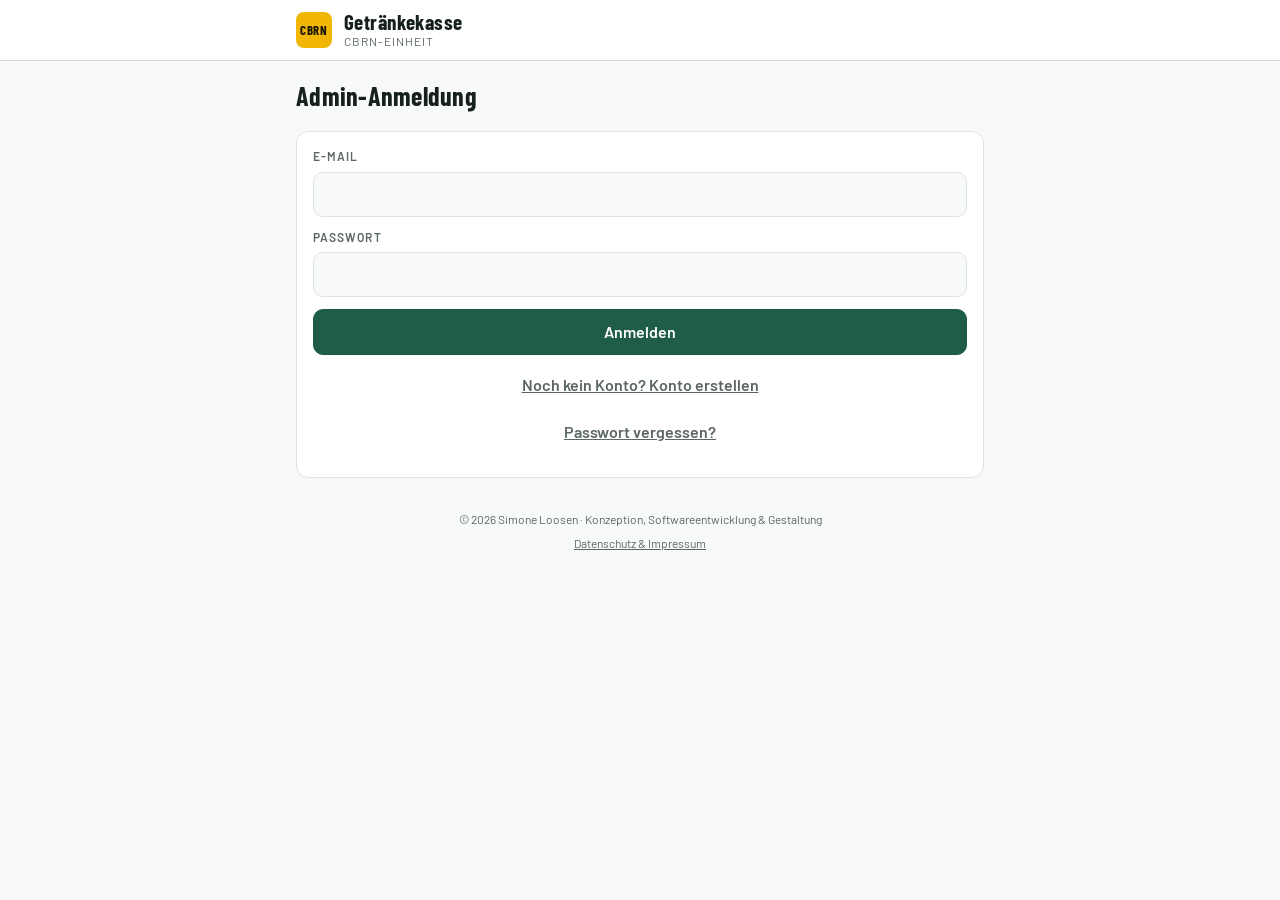
<file: index.html>
<!doctype html>
<html lang="de">
<head>
<meta charset="utf-8">
<meta name="viewport" content="width=device-width,initial-scale=1,viewport-fit=cover">
<meta name="theme-color" content="#000000">
<meta name="apple-mobile-web-app-capable" content="yes">
<meta name="mobile-web-app-capable" content="yes">
<meta name="apple-mobile-web-app-title" content="Getränkekarte">
<title>CBRN Getränkekasse</title>
<script>(function(){ /* Karten-Links: eigener Name "Getränkekarte" beim Hinzufügen zum Startbildschirm */
  var karte=/[?&]k=/.test(location.search);
  var l=document.createElement('link'); l.rel='manifest'; l.href=karte?'manifest-karte.webmanifest':'manifest.webmanifest'; document.head.appendChild(l);
  var m=document.querySelector('meta[name="apple-mobile-web-app-title"]'); if(m) m.content=karte?'Getränkekarte':'Getränkekasse';
  if(karte) document.title='Getränkekarte';
})();</script>
<link rel="icon" href="favicon.ico" sizes="any">
<link rel="icon" type="image/png" sizes="32x32" href="favicon-32.png">
<link rel="icon" type="image/png" sizes="16x16" href="favicon-16.png">
<link rel="apple-touch-icon" id="touchIcon" href="apple-touch-icon.png">
<link rel="icon" id="favIcon" type="image/png" href="icon-192.png">
<link rel="stylesheet" href="fonts/fonts.css">
<script src="vendor/supabase.js"></script>
<script src="vendor/qrcode.js"></script>
<script src="vendor/jsQR.js"></script>
<style>
:root{
  --bg:#F8FAF8; --surface:#FFFFFF; --sunk:#EFF3F0; --ink:#16201C; --muted:#5B6862; --line:#DDE3DF;
  --head:#FFFFFF; --head-line:#D3DAD5;
  --primary:#1F5C4A; --on-primary:#FFFFFF; --amber:#F2B705; --on-amber:#1A1600;
  --pos:#1D7A42; --neg:#B3261E; --warn-bg:#FFF4CC;
  --card-bg:#000000; --card-ink:#EEF3F0; --card-muted:#A9B8B1;
  --f-display:"Barlow Condensed","Arial Narrow",system-ui,sans-serif;
  --f-body:"Barlow",system-ui,-apple-system,"Segoe UI",sans-serif;
  --f-mono:"IBM Plex Mono",ui-monospace,Menlo,Consolas,monospace;
  --r:12px; color-scheme:light;
}
@media (prefers-color-scheme: dark){:root{
  --bg:#212C28; --surface:#2B3833; --sunk:#26322E; --ink:#E9EFEB; --muted:#A3B0AA; --line:#3A4843;
  --head:#172019; --head-line:#2A3631;
  --primary:#5DBE98; --on-primary:#06231A; --pos:#5CCB85; --neg:#FF8A80; --warn-bg:#4A3E14;
  --card-bg:#000000; color-scheme:dark }}
*{box-sizing:border-box}
html{padding-top:env(safe-area-inset-top,0px)}
body{margin:0;background:var(--bg);color:var(--ink);font-family:var(--f-body);font-size:16px;line-height:1.45;padding-bottom:calc(88px + env(safe-area-inset-bottom,0px))}
body.noTabs{padding-bottom:calc(24px + env(safe-area-inset-bottom,0px))}
body::before{content:"";position:fixed;inset:0 0 auto;height:env(safe-area-inset-top,0px);z-index:10;background:var(--head)}
button,input,select,textarea{font:inherit;color:inherit}
[hidden]{display:none!important}
img{max-width:100%}
:focus-visible{outline:3px solid var(--amber);outline-offset:2px}
.wrap{max-width:720px;margin:0 auto;padding-left:max(16px,env(safe-area-inset-left,0px));padding-right:max(16px,env(safe-area-inset-right,0px))}
header.top{position:sticky;top:env(safe-area-inset-top,0px);z-index:5;background:var(--head);border-bottom:1px solid var(--head-line)}
header.top .wrap{display:flex;align-items:center;gap:12px;padding-block:10px}
.badge{width:36px;height:36px;border-radius:8px;background:var(--amber);color:var(--on-amber);display:grid;place-items:center;font-family:var(--f-display);font-weight:700;font-size:13px;letter-spacing:.04em;flex:none}
.brand{display:flex;flex-direction:column;min-width:0}
.brand b{font-family:var(--f-display);font-size:21px;letter-spacing:.02em;line-height:1.1}
.brand span{font-size:12px;color:var(--muted);text-transform:uppercase;letter-spacing:.08em}
.role{margin-left:auto;font-size:12px;color:var(--muted);text-transform:uppercase;letter-spacing:.08em}
.myCard{min-height:38px;padding:6px 12px;font-size:14px;flex:none}
.dot{display:inline-block;width:9px;height:9px;border-radius:50%;background:var(--pos);margin-right:6px;vertical-align:middle;box-shadow:0 0 0 3px color-mix(in srgb,var(--pos) 22%,transparent)}
.online{font-size:12px;color:var(--pos);font-weight:600;white-space:nowrap}
#onlineLbl{margin-left:auto;flex:none}
header.top .brand{flex:1 1 auto}
.brand span{white-space:nowrap;overflow:hidden;text-overflow:ellipsis}
main{padding-block:16px 24px}
.view{display:flex;flex-direction:column;gap:16px}
h2{font-family:var(--f-display);font-size:26px;margin:0;letter-spacing:.01em}
h3{font-family:var(--f-display);font-size:19px;margin:0;letter-spacing:.02em}
.label{font-size:12px;text-transform:uppercase;letter-spacing:.09em;color:var(--muted);font-weight:600}
.muted{color:var(--muted)}
.num{font-family:var(--f-mono);font-variant-numeric:tabular-nums}
.row{display:flex;gap:10px;align-items:center;flex-wrap:wrap}
.spread{display:flex;justify-content:space-between;align-items:center;gap:12px;flex-wrap:wrap}
.panel{background:var(--surface);border:1px solid var(--line);border-radius:var(--r);padding:16px}
.stack{display:flex;flex-direction:column;gap:12px}
.notice{background:var(--warn-bg);border-radius:var(--r);padding:12px 14px;font-size:15px}
.btn{appearance:none;border:1px solid var(--line);background:var(--surface);border-radius:10px;padding:10px 14px;font-weight:600;cursor:pointer;display:inline-flex;align-items:center;justify-content:center;gap:8px;min-height:44px;text-decoration:none;color:inherit}
.btn.primary{background:var(--primary);border-color:var(--primary);color:var(--on-primary)}
.btn.amber{background:var(--amber);border-color:var(--amber);color:var(--on-amber)}
.btn.danger{color:var(--neg);border-color:var(--neg);background:transparent}
.btn.wide{width:100%}
.btn.link{border:0;background:none;color:var(--muted);text-decoration:underline;min-height:0;padding:6px}
.btn:disabled{opacity:.5;cursor:default}
.balance{display:grid;grid-template-columns:1fr 1fr;gap:1px;background:var(--line);border:1px solid var(--line);border-radius:var(--r);overflow:hidden}
.balance > div{background:var(--surface);padding:14px 16px;display:flex;flex-direction:column;gap:2px;min-width:0}
.balance .main{grid-column:1/-1}
.balance .big{font-family:var(--f-mono);font-size:32px;font-weight:600;font-variant-numeric:tabular-nums}
.balance .mid{font-family:var(--f-mono);font-size:18px;font-weight:600;font-variant-numeric:tabular-nums}
.state{display:inline-block;font-size:12px;font-weight:600;letter-spacing:.06em;text-transform:uppercase;padding:3px 8px;border-radius:99px;width:max-content}
.state.ok{background:color-mix(in srgb,var(--pos) 16%,transparent);color:var(--pos)}
.state.bad{background:color-mix(in srgb,var(--neg) 16%,transparent);color:var(--neg)}
.pos{color:var(--pos)} .neg{color:var(--neg)}
.list{display:flex;flex-direction:column;background:var(--surface);border:1px solid var(--line);border-radius:var(--r);overflow:hidden}
.month{display:flex;justify-content:space-between;padding:8px 16px;background:var(--sunk);font-size:13px;font-weight:600;color:var(--muted);text-transform:uppercase;letter-spacing:.06em}
.item{display:grid;grid-template-columns:56px 1fr auto;gap:12px;align-items:center;padding:12px 16px;border-top:1px solid var(--line);text-align:left;background:none;border-left:0;border-right:0;border-bottom:0;width:100%;cursor:pointer}
.list > .item:first-child,.month + .item{border-top:0}
.item:hover{background:var(--sunk)}
div.item{cursor:default}
div.item:hover{background:none}
.date{font-family:var(--f-mono);font-size:13px;color:var(--muted);line-height:1.2}
.item .t{min-width:0}
.item .t b{display:block;font-weight:600;overflow:hidden;text-overflow:ellipsis;white-space:nowrap}
.item .t small{color:var(--muted);font-size:13px;display:flex;gap:6px;align-items:center;flex-wrap:wrap}
.item .amt{text-align:right;font-family:var(--f-mono);font-variant-numeric:tabular-nums;font-weight:600}
.item .amt small{display:block;color:var(--muted);font-weight:500;font-size:12px}
.chip{font-size:11px;border:1px solid var(--line);border-radius:99px;padding:1px 7px;color:var(--muted)}
.empty{padding:28px 18px;text-align:center;color:var(--muted)}
.dcard{position:relative;background:var(--card-bg);color:var(--card-ink);border-radius:18px;padding:20px 20px 18px;overflow:hidden;display:flex;flex-direction:column;gap:14px;max-width:380px;width:100%;margin:0 auto;box-shadow:0 10px 30px rgb(0 0 0 / .18)}
.dcard::before{content:"";position:absolute;inset:0 0 auto 0;height:10px;background:repeating-linear-gradient(-45deg,var(--amber) 0 12px,#111 12px 24px)}
.dcard .hd{display:flex;justify-content:space-between;align-items:flex-start;gap:10px;margin-top:4px}
.dcard .kind{font-family:var(--f-display);font-size:14px;letter-spacing:.14em;text-transform:uppercase;color:var(--kind,var(--amber))}
.dcard .logo{max-height:60px;max-width:120px;object-fit:contain;flex:none}
.dcard .unit{font-size:12px;color:var(--card-muted);margin-top:2px}
.dcard .name{font-family:var(--f-display);font-size:30px;line-height:1.05;font-weight:700;word-break:break-word}
.dcard .qr{background:#fff;border-radius:12px;padding:14px;display:grid;place-items:center}
.dcard .qr canvas{width:100%;max-width:260px;height:auto;image-rendering:pixelated}
.dcard .ft{display:flex;justify-content:space-between;align-items:flex-end;gap:10px}
.dcard .code{font-family:var(--f-mono);font-size:18px;letter-spacing:.18em}
.dcard .bal{font-family:var(--f-mono);font-size:28px;font-weight:600;text-align:right}
.dcard .sub{font-size:11px;color:var(--card-muted);text-transform:uppercase;letter-spacing:.1em}
.dcard.off{filter:grayscale(1);opacity:.7}
.dcard .elrow{display:flex;align-items:center;gap:12px}
.eltile{flex:none;width:58px;height:58px;border:2px solid var(--kind,var(--amber));border-radius:8px;display:flex;flex-direction:column;justify-content:space-between;padding:4px 6px;line-height:1;color:var(--card-ink)}
.eltile i{font-style:normal;font-family:var(--f-mono);font-size:11px;color:var(--card-muted)}
.eltile b{font-family:var(--f-display);font-size:28px;font-weight:700;text-align:center;margin-bottom:4px}
.klar{font-weight:400;color:var(--muted)}
.lock{display:inline-flex;align-items:center;gap:4px;font-size:13px;color:var(--muted)}
.badge img{width:100%;height:100%;object-fit:contain;border-radius:6px}
.badge.hasLogo{background:transparent}
.swatches{display:flex;gap:10px;flex-wrap:wrap;align-items:center}
.sw{width:40px;height:40px;border-radius:50%;border:2px solid var(--line);cursor:pointer;padding:0}
.sw[aria-pressed="true"]{outline:3px solid var(--ink);outline-offset:2px}
.sw.custom{display:grid;place-items:center;background:var(--bg);font-size:20px;position:relative;overflow:hidden}
.sw.custom input{position:absolute;inset:0;opacity:0;cursor:pointer;width:100%;height:100%}
.logoRow{display:flex;gap:12px;align-items:center;flex-wrap:wrap}
.logoRow img{width:64px;height:64px;object-fit:contain;border:1px solid var(--line);border-radius:8px;background:var(--sunk)}
.cards{display:flex;flex-direction:column;background:var(--surface);border:1px solid var(--line);border-radius:var(--r);overflow:hidden}
.crow{display:grid;grid-template-columns:1fr auto auto;align-items:center;gap:6px 12px;padding:12px 16px;border-top:1px solid var(--line);background:none;border-left:0;border-right:0;border-bottom:0;text-align:left;cursor:pointer;width:100%}
.crow:first-child{border-top:0}
.crow:hover{background:var(--sunk)}
.crow b{font-weight:600}
.sent{width:36px;height:36px;border-radius:50%;display:grid;place-items:center;border:2px solid var(--line);background:transparent;color:var(--muted);cursor:pointer;padding:0;flex:none}
.sent svg{width:20px;height:20px}
.sent.on{background:var(--pos);border-color:var(--pos);color:#fff}
.sent.off{border-style:dashed;opacity:.55}
.sentInfo{display:flex;align-items:center;gap:10px;font-size:14px}
.crow .meter{grid-column:1/-1;height:6px;border-radius:3px;background:var(--sunk);overflow:hidden}
.crow .meter i{display:block;height:100%;background:var(--primary)}
.crow .meter i.low{background:var(--neg)}
.scanbox{position:relative;border-radius:16px;overflow:hidden;background:#000;aspect-ratio:1/1;max-width:100%}
.scanbox video{width:100%;height:100%;object-fit:cover;display:block}
.scanbox .aim{position:absolute;inset:18%;border:3px solid var(--amber);border-radius:14px;box-shadow:0 0 0 999px rgb(0 0 0 / .35)}
.scanbtn{display:flex;flex-direction:column;align-items:center;justify-content:center;gap:8px;min-height:170px;border-radius:16px;background:var(--primary);color:var(--on-primary);cursor:pointer;text-align:center;padding:20px;border:0;width:100%}
.scanbtn b{font-family:var(--f-display);font-size:30px;letter-spacing:.03em}
.scanbtn svg{width:56px;height:56px}
.qty{display:flex;gap:6px}
.qty button{min-width:44px;min-height:40px;border-radius:10px;border:1px solid var(--line);background:var(--surface);font-weight:600;cursor:pointer}
.qty button[aria-pressed="true"]{background:var(--ink);color:var(--bg);border-color:var(--ink)}
.result{border-radius:var(--r);padding:16px;border:2px solid var(--pos);background:var(--surface);display:flex;flex-direction:column;gap:8px}
.result.err{border-color:var(--neg)}
.result .big{font-family:var(--f-mono);font-size:28px;font-weight:600}
.field{display:flex;flex-direction:column;gap:6px}
.field input,.field select,.inp{border:1px solid var(--line);background:var(--bg);border-radius:10px;padding:10px 12px;min-height:44px;width:100%}
.codeinp{flex:1;min-width:0;text-transform:uppercase;letter-spacing:.15em;font-family:var(--f-mono)}
.grid2{display:grid;grid-template-columns:1fr 1fr;gap:12px}
.seg{display:grid;grid-template-columns:1fr 1fr;border:1px solid var(--line);border-radius:10px;overflow:hidden}
.seg button{border:0;background:var(--bg);padding:10px;font-weight:600;cursor:pointer;min-height:44px}
.seg button[aria-pressed="true"].in{background:var(--pos);color:#fff}
.seg button[aria-pressed="true"].out{background:var(--neg);color:#fff}
.check{display:flex;gap:10px;align-items:flex-start}
.choice{display:flex;flex-direction:column;gap:10px}
.opt{display:flex;gap:12px;align-items:flex-start;border:2px solid var(--line);border-radius:12px;padding:14px;background:var(--surface);cursor:pointer}
.opt input{width:22px;height:22px;margin-top:2px;accent-color:var(--primary);flex:none}
.opt:has(input:checked){border-color:var(--primary);background:color-mix(in srgb,var(--primary) 8%,var(--surface))}
.opt b{display:block;margin-bottom:2px}
.opt span{font-size:15px}
.dcard.wait .qr{display:grid;place-items:center;min-height:200px;color:#555;font-weight:600;text-align:center;padding:24px}
.check input{width:20px;height:20px;margin-top:2px;accent-color:var(--primary)}
.photo{display:flex;gap:12px;align-items:center;flex-wrap:wrap}
.photo img{width:72px;height:72px;object-fit:cover;border-radius:8px;border:1px solid var(--line)}
.receipt{width:100%;border-radius:10px;border:1px solid var(--line);background:var(--sunk)}
.linkbox{font-family:var(--f-mono);font-size:13px;word-break:break-all;background:var(--sunk);border-radius:8px;padding:8px 10px;user-select:all}
.sheet{position:fixed;inset:0;z-index:30;display:flex;align-items:flex-end;justify-content:center}
.sheet .pn > *{flex-shrink:0}
body.locked{overflow:hidden}
.sheet .bd{position:absolute;inset:0;background:rgb(0 0 0 / .45)}
.sheet .pn{position:relative;background:var(--surface);width:100%;max-width:720px;max-height:92%;max-height:calc(100dvh - env(safe-area-inset-top,0px) - 24px);overflow-y:auto;overscroll-behavior:contain;-webkit-overflow-scrolling:touch;touch-action:pan-y;border-radius:18px 18px 0 0;padding:18px max(16px,env(safe-area-inset-right,0px)) calc(20px + env(safe-area-inset-bottom,0px)) max(16px,env(safe-area-inset-left,0px));display:flex;flex-direction:column;gap:14px}
details.group{background:var(--surface);border:1px solid var(--line);border-radius:var(--r)}
details.group > summary{list-style:none;cursor:pointer;display:flex;align-items:center;gap:12px;padding:16px;min-height:64px}
details.group > summary::-webkit-details-marker{display:none}
details.group > summary span{display:flex;flex-direction:column;gap:2px;min-width:0}
details.group > summary b{font-family:var(--f-display);font-size:22px;letter-spacing:.01em}
details.group > summary small{color:var(--muted);font-size:14px}
details.group > summary::after{content:"";margin-left:auto;flex:none;width:10px;height:10px;border-right:2.5px solid var(--muted);border-bottom:2.5px solid var(--muted);transform:rotate(45deg);transition:transform .15s}
details.group[open] > summary::after{transform:rotate(225deg)}
details.group[open] > summary{border-bottom:1px solid var(--line)}
.groupBody{padding:12px;background:var(--bg);border-radius:0 0 var(--r) var(--r)}
nav.tabs{position:fixed;left:0;right:0;bottom:0;z-index:20;background:var(--surface);border-top:1px solid var(--line);padding:6px max(8px,env(safe-area-inset-right,0px)) calc(6px + env(safe-area-inset-bottom,0px)) max(8px,env(safe-area-inset-left,0px))}
nav.tabs .in{max-width:720px;margin:0 auto;display:grid;grid-template-columns:repeat(4,1fr);gap:4px}
body.noKasse nav.tabs .in{grid-template-columns:repeat(3,1fr)}
body.noKasse nav.tabs [data-tab="kasse"]{display:none}
nav.tabs button{border:0;background:none;display:flex;flex-direction:column;align-items:center;gap:2px;padding:6px 2px;font-size:12px;font-weight:600;color:var(--muted);cursor:pointer;border-radius:10px}
nav.tabs button svg{width:24px;height:24px}
nav.tabs button[aria-current="page"]{color:var(--primary);background:color-mix(in srgb,var(--primary) 12%,transparent)}
.toast{position:fixed;left:50%;transform:translateX(-50%);bottom:calc(92px + env(safe-area-inset-bottom,0px));background:var(--ink);color:var(--bg);padding:10px 16px;border-radius:10px;z-index:40;font-weight:500;max-width:calc(100% - 32px)}
details summary{cursor:pointer;font-weight:600}
@media (prefers-reduced-motion:no-preference){.sheet .pn{animation:up .18s ease-out}@keyframes up{from{transform:translateY(24px);opacity:.6}}}
@media (max-width:400px){.grid2{grid-template-columns:1fr}.balance .big{font-size:28px}}
.seg3{display:grid;grid-template-columns:repeat(3,1fr);border:1px solid var(--line);border-radius:10px;overflow:hidden}
.seg3 button{border:0;background:var(--bg);padding:10px 6px;font-weight:600;cursor:pointer;min-height:44px;line-height:1.2}
.seg3 button[aria-pressed="true"]{background:var(--primary);color:var(--on-primary)}
.chips{display:flex;gap:8px;flex-wrap:wrap}
.chips button{border:1px solid var(--line);background:var(--surface);border-radius:99px;padding:6px 12px;font-weight:600;cursor:pointer;min-height:36px}
.chips button[aria-pressed="true"]{background:var(--ink);color:var(--bg);border-color:var(--ink)}
.report{background:var(--surface);border:1px solid var(--line);border-radius:var(--r);padding:18px;display:flex;flex-direction:column;gap:16px}
.report h2{font-size:24px}
.rgrid{display:grid;grid-template-columns:1fr auto;gap:4px 16px;font-variant-numeric:tabular-nums}
.rgrid .num{text-align:right}
.rgrid .tot{font-weight:700;border-top:1px solid var(--ink);padding-top:4px}
.rgrid .sec{grid-column:1/-1;font-size:12px;text-transform:uppercase;letter-spacing:.08em;color:var(--muted);font-weight:600;margin-top:8px}
.tscroll{overflow-x:auto}
.rtable{border-collapse:collapse;width:100%;font-size:14px;min-width:520px}
.rtable th,.rtable td{border-bottom:1px solid var(--line);padding:6px 6px;text-align:left;vertical-align:top}
.rtable th{font-size:11px;text-transform:uppercase;letter-spacing:.06em;color:var(--muted)}
.rtable td.n{text-align:right;font-family:var(--f-mono);white-space:nowrap}
.rfoot{font-size:12px;color:var(--muted)}
footer.copy a{color:inherit;display:inline-block;padding:6px 4px}
footer.copy{padding-block:8px 20px;text-align:center;font-size:12px;line-height:1.5;color:var(--muted);text-wrap:balance}
.zapf{display:flex;flex-direction:column;gap:14px}
.zapf .who{display:flex;align-items:center;gap:12px;background:var(--surface);border:1px solid var(--line);border-radius:var(--r);padding:14px 16px}
.zapf .who .bal{margin-left:auto;text-align:right;font-family:var(--f-mono);font-size:20px;font-weight:600}
.zapf .qtyBig{display:grid;grid-template-columns:repeat(4,1fr);gap:8px}
.zapf .qtyBig button{min-height:56px;border-radius:12px;border:2px solid var(--line);background:var(--surface);font-size:20px;font-weight:700;cursor:pointer}
.zapf .qtyBig button[aria-pressed="true"]{background:var(--ink);color:var(--bg);border-color:var(--ink)}
.zapf .go{min-height:72px;font-size:22px;font-family:var(--f-display);letter-spacing:.03em}
.zapf .done{display:flex;flex-direction:column;align-items:center;gap:6px;text-align:center;background:var(--surface);border:2px solid var(--pos);border-radius:16px;padding:24px 16px}
.zapf .done .ok{width:72px;height:72px;border-radius:50%;background:var(--pos);color:#fff;display:grid;place-items:center}
.zapf .done .ok svg{width:42px;height:42px}
.zapf .done .big{font-family:var(--f-mono);font-size:32px;font-weight:600}
.grund{display:flex;flex-direction:column;gap:6px}
.grund .chips button{min-height:32px;padding:4px 10px;font-size:14px}
.plog .item{grid-template-columns:64px 1fr auto}
.zseg{display:grid;grid-template-columns:1fr 1fr;border:1px solid var(--line);border-radius:10px;overflow:hidden}
.zseg button{border:0;background:var(--bg);padding:10px;font-weight:600;cursor:pointer;min-height:44px}
.zseg button[aria-pressed="true"]{background:var(--primary);color:var(--on-primary)}
.chip.pp{color:#0070BA;border-color:#0070BA}
.switch{display:flex;align-items:center;justify-content:space-between;gap:12px}
.switch input{width:52px;height:30px;accent-color:var(--primary)}
.poster{background:#fff;color:#000;border:1px solid var(--line);border-radius:16px;padding:28px 22px;display:flex;flex-direction:column;align-items:center;gap:14px;text-align:center;max-width:560px;margin:0 auto}
.poster .stripe{align-self:stretch;height:14px;border-radius:4px;background:#F2B705 url("data:image/svg+xml,%3Csvg xmlns='http://www.w3.org/2000/svg' width='28' height='28'%3E%3Crect width='28' height='28' fill='%23F2B705'/%3E%3Cpath d='M14 0h14L0 28V14zM28 14v14H14z' fill='%23111'/%3E%3C/svg%3E") repeat-x left center/14px 14px;-webkit-print-color-adjust:exact;print-color-adjust:exact}
.poster h1{font-family:var(--f-display);font-size:44px;line-height:1;margin:6px 0 0}
.poster .sub{font-size:18px;color:#333}
.poster canvas{width:100%;max-width:360px;height:auto;image-rendering:pixelated}
.poster ol{text-align:left;font-size:17px;line-height:1.5;margin:0;padding-left:22px;max-width:420px}
.poster .price{font-family:var(--f-mono);font-size:22px;font-weight:600}
.poster .logo{max-height:80px;max-width:160px;object-fit:contain}
.poster .pbody{display:flex;flex-direction:column;align-items:center;gap:14px;align-self:stretch}
@media print{
  footer.copy{padding:12px 0 0;font-size:10px}
  #v-aushang .poster{border:0;max-width:none;padding:0}
  @page aushang{size:A5 portrait;margin:7mm}
  body.printPoster main,body.printPoster #v-aushang,body.printPoster #posterBox{max-width:none!important;width:auto;margin:0;padding:0}
  #poster{page:aushang;break-inside:avoid;width:134mm;height:194mm;box-sizing:border-box;gap:3mm;justify-content:space-between}
  #poster .stripe{height:6mm;background-size:6mm 6mm}
  #poster .pbody{gap:4mm}
  #poster .pbody canvas{width:112mm;max-width:none;height:112mm}
  #poster h1{font-size:30pt}
  #poster .label{font-size:10pt}
  #poster .price{font-size:20pt;white-space:nowrap}
  body.printPoster footer.copy{display:none}
  :root{--bg:#fff;--surface:#fff;--sunk:#f2f2f2;--ink:#000;--muted:#444;--line:#bbb;--pos:#000;--neg:#000;color-scheme:light}
  header.top,nav.tabs,.noprint,.toast,.sheet,body::before{display:none!important}
  body{background:#fff;padding:0!important;font-size:12px}
  main{padding:0}
  .report{border:0;padding:0}
  .rtable{min-width:0}
}
</style>
</head>
<body class="noTabs">
<header class="top"><div class="wrap">
  <div class="badge" aria-hidden="true">CBRN</div>
  <div class="brand"><b id="brandName">Getränkekasse</b><span id="unitName">CBRN-Einheit</span></div>
  <div class="role" id="roleLbl"></div>
  <span class="online" id="onlineLbl" data-tab="mehr" role="button" tabindex="0" style="cursor:pointer" hidden></span>
  <button class="btn myCard" id="myCardBtn" data-act="my-card" hidden>Meine Karte</button>
</div></header>

<main class="wrap">
  <section class="view" id="v-loading"><div class="panel empty">Wird geladen …</div></section>

  <!-- Karteninhaber -->
  <section class="view" id="v-holder" hidden>
    <div id="holderCard"></div>
    <div id="holderInfo" class="stack"></div>
  </section>

  <!-- Login -->
  <section class="view" id="v-login" hidden>
    <h2 id="loginTitle">Admin-Anmeldung</h2>
    <form class="panel stack" id="loginForm">
      <div class="field"><label class="label" for="lEmail">E-Mail</label><input id="lEmail" type="email" autocomplete="username" required></div>
      <div class="field"><label class="label" for="lPw">Passwort</label><input id="lPw" type="password" autocomplete="current-password" minlength="6" required></div>
      <button class="btn primary wide" type="submit" id="lBtn">Anmelden</button>
      <button class="btn link" type="button" id="lToggle">Noch kein Konto? Konto erstellen</button>
      <button class="btn link" type="button" id="lForgot">Passwort vergessen?</button>
      <div id="loginMsg"></div>
    </form>
    <button class="btn link" type="button" data-act="to-card" id="backToCard" hidden>Zurück zu meiner Karte</button>
  </section>

  <!-- Nicht freigeschaltet -->
  <section class="view" id="v-newpw" hidden>
    <h2>Neues Passwort festlegen</h2>
    <form class="panel stack" id="newPwForm">
      <div class="field"><label class="label" for="npw">Neues Passwort</label><input id="npw" type="password" autocomplete="new-password" minlength="6" required></div>
      <button class="btn primary wide" type="submit">Passwort speichern</button>
      <div id="npwMsg"></div>
    </form>
  </section>

  <section class="view" id="v-noadmin" hidden>
    <h2>Noch nicht freigeschaltet</h2>
    <div class="notice">Du bist als <b id="naEmail"></b> angemeldet. Ein Admin muss diese E-Mail unter „Mehr → Admins“ eintragen, dann hast du Zugriff.</div>
    <div class="row"><button class="btn primary" data-act="recheck">Erneut prüfen</button><button class="btn" data-act="logout">Abmelden</button></div>
  </section>

  <!-- Kasse -->
  <section class="view" id="v-kasse" hidden>
    <div class="spread"><h2>Kassenbuch</h2><button class="btn primary" data-act="new-entry">+ Buchung</button></div>
    <div id="kasseSummary"></div>
    <div id="kasseList"></div>
  </section>

  <!-- Karten -->
  <section class="view" id="v-karten" hidden>
    <div class="spread"><h2>Getränkekarten</h2><button class="btn primary" data-act="new-card">+ Neue Karte</button></div>
    <div id="kartenSummary"></div>
    <div id="todoBox"></div>
    <button class="btn wide" data-act="el-overview">Decknamen-Übersicht – wer hat welches Element?</button>
    <div class="field"><label class="label" for="cardSearch">Suchen</label><input id="cardSearch" type="search" placeholder="Name, Element oder Code"></div>
    <div id="kartenList"></div>
    <div class="spread"><h3>Letzte Abbuchungen</h3><span class="muted" style="font-size:13px">Antippen zum Stornieren</span></div>
    <div id="buchList"></div>
  </section>

  <!-- Scannen -->
  <section class="view" id="v-scan" hidden>
    <h2>Karte scannen</h2>
    <div class="spread"><span class="muted">Pro Getränk: <b class="num" id="preisLbl">1,50 €</b></span>
      <div class="qty" role="group" aria-label="Anzahl Getränke" id="qty"></div></div>
    <div id="scanResult"></div>
    <div class="scanbox" id="scanBox" hidden><video id="video" playsinline muted></video><div class="aim"></div></div>
    <button class="scanbtn" id="camBtn" data-act="cam-start">
      <svg viewBox="0 0 24 24" fill="none" stroke="currentColor" stroke-width="1.8" aria-hidden="true"><path d="M3 8V5a2 2 0 0 1 2-2h3M16 3h3a2 2 0 0 1 2 2v3M21 16v3a2 2 0 0 1-2 2h-3M8 21H5a2 2 0 0 1-2-2v-3"/><rect x="7" y="7" width="4" height="4"/><rect x="13" y="7" width="4" height="4"/><rect x="7" y="13" width="4" height="4"/><path d="M13 13h4v4"/></svg>
      <b>Scanner starten</b><span>Kamera auf den QR-Code halten</span>
    </button>
    <button class="btn wide" id="camStop" data-act="cam-stop" hidden>Scanner stoppen</button>
    <div class="panel stack">
      <label class="label" for="manualCode">Code von Hand eingeben</label>
      <div class="row"><input id="manualCode" class="inp codeinp" placeholder="z. B. K7Q3XM" autocomplete="off"><button class="btn" data-act="manual-book">Abbuchen</button></div>
      <label class="btn link" for="scanInput" style="align-self:flex-start">Kamera geht nicht? Foto vom Code machen</label>
      <input id="scanInput" type="file" accept="image/*" capture="environment" hidden>
    </div>
    <div class="panel stack">
      <h3>QR-Code für den Getränkestand</h3>
      <p class="muted" style="margin:0">Aushang weg? Hier den Code zeigen – die Leute scannen ihn direkt von deinem Bildschirm. Abgebucht wird dabei von <b>deren</b> Karte, nicht von deiner.</p>
      <button class="btn primary" data-act="zapf-qr">QR-Code anzeigen</button>
    </div>
  </section>

  <!-- Bericht -->
  <section class="view" id="v-bericht" hidden>
    <div class="spread noprint"><h2>Bericht</h2><button class="btn" data-tab="mehr">Zurück</button></div>
    <div class="panel stack noprint">
      <span class="label">Zeitraum</span>
      <div class="chips" id="rPresets"></div>
      <div class="grid2"><div class="field"><label class="label" for="rVon">Von</label><input id="rVon" type="date"></div><div class="field"><label class="label" for="rBis">Bis</label><input id="rBis" type="date"></div></div>
      <button class="btn primary" data-act="print">Drucken / als PDF speichern</button>
    </div>
    <div id="berichtOut"></div>
  </section>

  <!-- Protokoll -->
  <section class="view" id="v-protokoll" hidden>
    <div class="spread"><h2>Löschprotokoll</h2><button class="btn" data-tab="mehr">Zurück</button></div>
    <p class="muted" style="margin:0">Jede Löschung wird von der Datenbank automatisch festgehalten. Einträge können nicht geändert oder gelöscht werden.</p>
    <div class="row"><button class="btn" data-act="plog-reload">Aktualisieren</button><button class="btn" data-act="csv-protokoll">Als CSV exportieren</button></div>
    <div id="plogOut"></div>
  </section>

  <!-- Mehr -->
  <section class="view" id="v-zapf" hidden><div class="zapf" id="zapfBox"></div></section>

  <section class="view" id="v-aushang" hidden>
    <div class="spread noprint"><h2>Aushang Selbstbedienung</h2><button class="btn" data-tab="mehr">Zurück</button></div>
    <div class="row noprint"><button class="btn primary" data-act="poster-print">Drucken</button><button class="btn" data-act="poster-png">Als Bild speichern</button></div>
    <div id="posterBox"></div>
  </section>

  <section class="view" id="v-mehr" hidden>
    <h2>Mehr</h2>
    <details class="group" id="grp-admin" data-grp="admin">
      <summary><span><b>Admin</b><small>Admins anlegen, App-Link verschicken, Aussehen der Karte</small></span></summary>
      <div class="stack groupBody">
    <div class="panel stack">
      <h3>Admins</h3>
      <p class="muted" style="margin:0">Wer hier steht, kann sich mit dieser E-Mail ein Konto erstellen und hat dann vollen Zugriff.</p>
      <div id="adminList" class="stack"></div>
      <form class="row" id="adminForm"><input id="adminEmail" class="inp" style="flex:1;min-width:0" type="email" placeholder="E-Mail" required><button class="btn" type="submit">Hinzufügen</button></form>
    </div>
    <div class="panel stack">
      <h3>App-Link verschicken</h3>
      <p class="muted" style="margin:0">Für neue Admins oder andere Geräte. Karteninhaber brauchen diesen Link nicht – sie bekommen ihren persönlichen Karten-Link.</p>
      <div class="linkbox" id="appLink"></div>
      <div class="row"><button class="btn primary" data-act="app-share" id="appShareBtn">Link teilen (WhatsApp …)</button><button class="btn" data-act="app-copy">Einladung kopieren</button><button class="btn" data-act="app-copy-link">Nur Link kopieren</button></div>
    </div>
    <details class="panel" id="lookPanel">
      <summary><h3 style="display:inline">Aussehen der Karte</h3> <span class="muted" style="font-weight:400">– Logo und Farben</span></summary>
      <div class="stack" style="margin-top:14px">
      <div class="field"><span class="label">Logo</span>
        <div class="logoRow"><img id="lookLogoPrev" alt="" hidden><label class="btn" for="lookLogo">Logo auswählen</label><input id="lookLogo" type="file" accept="image/*" hidden><button class="btn danger" type="button" id="lookLogoDel" hidden>Logo entfernen</button></div>
        <small class="muted">Am besten PNG mit durchsichtigem Hintergrund. Erscheint auf jeder Karte, in der App und als Symbol auf dem Handy.</small></div>
      <div class="field"><span class="label">Kartenfarbe</span><div class="swatches" id="swFarbe"></div></div>
      <div class="field"><span class="label">Akzentfarbe (Streifen und Schrift)</span><div class="swatches" id="swAkzent"></div></div>
      <span class="label">Vorschau</span>
      <div id="lookPreview"></div>
      <button class="btn primary" type="button" id="lookSave">Aussehen speichern</button>
          </div>
    </details>
      </div>
    </details>
    <details class="group" id="grp-karte" data-grp="karte">
      <summary><span><b>Karte</b><small>Name der Einheit, Beträge, Selbstbedienung per QR-Code</small></span></summary>
      <div class="stack groupBody">
    <form class="panel stack" id="cfgForm">
      <h3>Einheit &amp; Beträge</h3>
      <div class="field"><label class="label" for="cfgEinheit">Name der Einheit</label><input id="cfgEinheit" maxlength="60"></div>
      <div class="grid2">
        <div class="field"><label class="label" for="cfgPreis">Abbuchung pro Getränk (€)</label><input id="cfgPreis" inputmode="decimal" class="num"></div>
        <div class="field"><label class="label" for="cfgWert">Wert neuer Karten (€)</label><input id="cfgWert" inputmode="decimal" class="num"></div>
      </div>
      <button class="btn primary" type="submit">Speichern</button>
    </form>
    <div class="panel stack" id="selbstPanel">
      <h3>Selbstbedienung per QR-Code</h3>
      <p class="muted" style="margin:0">Ein QR-Code hängt am Getränkestand. Wer ein Getränk nimmt, scannt ihn mit dem eigenen Handy und bestätigt die Abbuchung von seiner Karte. Das Handy muss die Karte kennen, also den persönlichen Link einmal geöffnet haben.</p>
      <label class="switch"><span><b>Selbstbedienung eingeschaltet</b></span><input type="checkbox" id="selbstOn"></label>
      <button class="btn primary" data-tab="aushang">QR-Code-Aushang anzeigen &amp; drucken</button>
    </div>
      </div>
    </details>
    <details class="group" id="grp-kasse" data-grp="kasse">
      <summary><span><b>Kasse</b><small>Kassenbuch, Bericht, Löschprotokoll, Export</small></span></summary>
      <div class="stack groupBody">
    <div class="panel stack">
      <h3>Kassenbuch</h3>
      <p class="muted" style="margin:0">Wer nur die Getränkekarten nutzt, kann den Reiter „Kasse“ ausblenden. Kartenverkäufe und Aufladungen werden trotzdem im Hintergrund mitgeschrieben und sind sofort wieder da, wenn du ihn einblendest.</p>
      <label class="switch"><span><b>Reiter „Kasse“ ausblenden</b><br><span class="muted" style="font-size:14px">gilt für dieses Gerät</span></span><input type="checkbox" id="kasseAusSw"></label>
    </div>
    <div class="panel stack">
      <h3>Bericht</h3>
      <p class="muted" style="margin:0">Kassenbericht für einen Monat, ein Jahr oder einen freien Zeitraum, mit Anfangs- und Endbestand, Einnahmen und Ausgaben nach Kategorie und allen Buchungen. Zum Ansehen, Drucken oder als PDF.</p>
      <button class="btn primary" data-tab="bericht">Bericht öffnen</button>
    </div>
    <div class="panel stack">
      <h3>Löschprotokoll</h3>
      <p class="muted" style="margin:0">Wer hat wann was gelöscht oder storniert – mit Grund.</p>
      <button class="btn" data-tab="protokoll">Protokoll öffnen</button>
    </div>
    <div class="panel stack">
      <h3>Export</h3>
      <p class="muted" style="margin:0">Als CSV-Datei zum Öffnen in Excel.</p>
      <div class="row"><button class="btn" data-act="csv-kasse">Kassenbuch</button><button class="btn" data-act="csv-karten">Kartenbuchungen</button></div>
    </div>
      </div>
    </details>
    <details class="group" id="grp-app" data-grp="app">
      <summary><span><b>App</b><small>Datenschutz</small></span></summary>
      <div class="stack groupBody">
    <div class="panel stack" id="kryptoPanel"></div>
    <div class="panel stack">
      <h3>Datenschutz &amp; Impressum</h3>
      <p class="muted" style="margin:0">Die Seite mit allen Angaben zum Datenschutz. Sie ist für alle unten in der App verlinkt.</p>
      <a class="btn" href="datenschutz.html">Datenschutz &amp; Impressum öffnen</a>
    </div>
      </div>
    </details>
    <div class="panel spread"><span class="muted" id="whoami"></span><button class="btn" data-act="logout">Abmelden</button></div>
  </section>
</main>
<footer class="copy"><div class="wrap">© 2026 Simone Loosen · Konzeption, Softwareentwicklung &amp; Gestaltung<br><a href="datenschutz.html">Datenschutz &amp; Impressum</a></div></footer>

<nav class="tabs" id="tabs" hidden><div class="in">
  <button data-tab="kasse"><svg viewBox="0 0 24 24" fill="none" stroke="currentColor" stroke-width="1.8" aria-hidden="true"><rect x="3" y="4" width="18" height="16" rx="2"/><path d="M7 9h10M7 13h6M7 17h4"/></svg>Kasse</button>
  <button data-tab="karten"><svg viewBox="0 0 24 24" fill="none" stroke="currentColor" stroke-width="1.8" aria-hidden="true"><rect x="2.5" y="5" width="19" height="14" rx="2.5"/><path d="M2.5 10h19"/></svg>Karten</button>
  <button data-tab="scan"><svg viewBox="0 0 24 24" fill="none" stroke="currentColor" stroke-width="1.8" aria-hidden="true"><path d="M3 8V5a2 2 0 0 1 2-2h3M16 3h3a2 2 0 0 1 2 2v3M21 16v3a2 2 0 0 1-2 2h-3M8 21H5a2 2 0 0 1-2-2v-3M7 12h10"/></svg>Scannen</button>
  <button data-tab="mehr"><svg viewBox="0 0 24 24" fill="none" stroke="currentColor" stroke-width="1.8" aria-hidden="true"><circle cx="5" cy="12" r="1.6"/><circle cx="12" cy="12" r="1.6"/><circle cx="19" cy="12" r="1.6"/></svg>Mehr</button>
</div></nav>

<div class="sheet" id="sheet" hidden><div class="bd" data-act="close"></div><div class="pn" id="sheetPanel" role="dialog" aria-modal="true"></div></div>
<div class="toast" id="toast" hidden></div>

<script>
const SUPABASE_URL = 'https://muaakhbfkqaehgylkcjm.supabase.co';
const SUPABASE_KEY = 'sb_publishable_GGhAl2v7Rn_r1X9ynJVvhg_8236NrpJ';
const sb = supabase.createClient(SUPABASE_URL, SUPABASE_KEY, {auth:{persistSession:true, autoRefreshToken:true}});

const $ = s => document.querySelector(s);
const KASSE_KEY='cbrnKasseAus';
const kasseAus = (()=>{ try{ return localStorage.getItem(KASSE_KEY)==='1'; }catch(e){ return false; } })();
const S = { mode:'loading', tab: kasseAus ? 'karten' : 'kasse', kasseAus, session:null, config:{einheit:'CBRN-Einheit', preis:150, wert:1000},
  kasse:[], karten:[], buch:[], admins:[], qty:1, lastScan:null, holder:null, holderData:null, sheet:null, signup:false, klar:{}, klarCache:{} };
const ANF = 'Anfangsbestand (Übertrag)';
const KAT_IN = ['Getränkekarten-Verkauf', ANF,'Barverkauf','Pfandrückgabe','Spende/Zuschuss','Sonstiges'];
const KAT_OUT = ['Getränkeeinkauf','Pfand','Verbrauchsmaterial','Sonstiges'];
const BASE = location.origin + location.pathname;

const eur = c => ((c||0)/100).toLocaleString('de-DE',{style:'currency',currency:'EUR'});
const esc = s => String(s ?? '').replace(/[&<>"']/g, m => ({'&':'&amp;','<':'&lt;','>':'&gt;','"':'&quot;',"'":'&#39;'}[m]));
const toCents = v => { const n = parseFloat(String(v).replace(/\s|€/g,'').replace(',','.')); return isFinite(n) ? Math.round(n*100) : NaN; };
const centsIn = c => ((c||0)/100).toFixed(2).replace('.',',');
const today = () => { const d=new Date(); return d.getFullYear()+'-'+String(d.getMonth()+1).padStart(2,'0')+'-'+String(d.getDate()).padStart(2,'0'); };
const fmtDate = iso => { const [y,m,d]=String(iso).split('-'); return d+'.'+m+'.'; };
const fmtTs = ts => new Date(ts).toLocaleString('de-DE',{day:'2-digit',month:'2-digit',year:'2-digit',hour:'2-digit',minute:'2-digit'});
const monthName = ym => { const [y,m]=ym.split('-'); return new Date(+y,+m-1,1).toLocaleDateString('de-DE',{month:'long',year:'numeric'}); };
const ALPH = 'ABCDEFGHJKMNPQRSTUVWXYZ23456789';
const newCode = () => { let c; do { c=''; for (const b of crypto.getRandomValues(new Uint8Array(6))) c+=ALPH[b%ALPH.length]; } while (S.karten.some(k=>k.code===c)); return c; };
const qrText = code => 'CBRNKARTE:' + code;
function parseCode(raw){
  const s = String(raw||'').trim().toUpperCase();
  const m = s.match(/CBRNKARTE:([A-Z0-9]{4,12})/) || s.match(/[?&]K=([A-Z0-9]{4,12})/) || s.match(/^([A-Z0-9]{4,12})$/);
  return m ? m[1] : null;
}
const cardLink = k => BASE + '?k=' + k.code + '&t=' + k.token;

/* ---------- Decknamen (Elemente) ---------- */
const ELEMENTE = 'H Wasserstoff,He Helium,Li Lithium,Be Beryllium,B Bor,C Kohlenstoff,N Stickstoff,O Sauerstoff,F Fluor,Ne Neon,Na Natrium,Mg Magnesium,Al Aluminium,Si Silicium,P Phosphor,S Schwefel,Cl Chlor,Ar Argon,K Kalium,Ca Calcium,Sc Scandium,Ti Titan,V Vanadium,Cr Chrom,Mn Mangan,Fe Eisen,Co Cobalt,Ni Nickel,Cu Kupfer,Zn Zink,Ga Gallium,Ge Germanium,As Arsen,Se Selen,Br Brom,Kr Krypton,Rb Rubidium,Sr Strontium,Y Yttrium,Zr Zirconium,Nb Niob,Mo Molybdän,Tc Technetium,Ru Ruthenium,Rh Rhodium,Pd Palladium,Ag Silber,Cd Cadmium,In Indium,Sn Zinn,Sb Antimon,Te Tellur,I Iod,Xe Xenon,Cs Caesium,Ba Barium,La Lanthan,Ce Cer,Pr Praseodym,Nd Neodym,Pm Promethium,Sm Samarium,Eu Europium,Gd Gadolinium,Tb Terbium,Dy Dysprosium,Ho Holmium,Er Erbium,Tm Thulium,Yb Ytterbium,Lu Lutetium,Hf Hafnium,Ta Tantal,W Wolfram,Re Rhenium,Os Osmium,Ir Iridium,Pt Platin,Au Gold,Hg Quecksilber,Tl Thallium,Pb Blei,Bi Bismut,Po Polonium,At Astat,Rn Radon,Fr Francium,Ra Radium,Ac Actinium,Th Thorium,Pa Protactinium,U Uran,Np Neptunium,Pu Plutonium,Am Americium,Cm Curium,Bk Berkelium,Cf Californium,Es Einsteinium,Fm Fermium,Md Mendelevium,No Nobelium,Lr Lawrencium,Rf Rutherfordium,Db Dubnium,Sg Seaborgium,Bh Bohrium,Hs Hassium,Mt Meitnerium,Ds Darmstadtium,Rg Roentgenium,Cn Copernicium,Nh Nihonium,Fl Flerovium,Mc Moscovium,Lv Livermorium,Ts Tenness,Og Oganesson'
  .split(',').map((s,i)=>{ const [sym,name]=s.split(' '); return {nr:i+1, sym, name}; });
const elOf = name => ELEMENTE.find(e=>e.name===name) || null;
const freeEls = () => ELEMENTE.filter(e=>!S.karten.some(k=>k.name===e.name));
// Empfohlene Decknamen (Liste der Einheit). Zufällig vergeben werden nur die 30 ohne Radon/Uran – die nur gezielt.
const EMPFOHLEN = ['Helium','Lithium','Kohlenstoff','Stickstoff','Sauerstoff','Neon','Natrium','Magnesium','Silicium','Phosphor','Schwefel','Argon','Kalium','Calcium','Titan','Chrom','Eisen','Cobalt','Nickel','Kupfer','Zink','Krypton','Silber','Zinn','Iod','Xenon','Wolfram','Platin','Gold','Blei','Radon','Uran'];
const ZUFALL = EMPFOHLEN.filter(n=>n!=='Radon' && n!=='Uran');
const pick = f => f[crypto.getRandomValues(new Uint32Array(1))[0] % f.length];
const randomEl = () => { const all=freeEls(); if (!all.length) return null; const fav=all.filter(e=>ZUFALL.includes(e.name)); return pick(fav.length ? fav : all); };
const elOptions = (list, sel) => { const o=e=>`<option value="${e.name}" ${e.name===sel?'selected':''}>${e.nr} · ${e.sym} · ${e.name}${e.name==='Radon'||e.name==='Uran'?' (Augenzwinkern)':''}</option>`;
  const a=list.filter(e=>EMPFOHLEN.includes(e.name)), b=list.filter(e=>!EMPFOHLEN.includes(e.name));
  return (a.length?`<optgroup label="Empfohlen">${a.map(o).join('')}</optgroup>`:'') + (b.length?`<optgroup label="Weitere Elemente">${b.map(o).join('')}</optgroup>`:''); };

/* ---------- Verschlüsselung der Klarnamen ----------
   Die echten Namen werden im Browser mit AES-GCM verschlüsselt (Schlüssel aus dem
   Admin-Passwort per PBKDF2). Supabase speichert nur den Zeichensalat in karten.name_enc
   und das Element in karten.name. Ohne Passwort kann niemand die Namen lesen. */
const KR = { key:null };
const KEYSTORE = 'cbrnSchluessel:' + SUPABASE_URL;
const te = new TextEncoder(), td = new TextDecoder();
const b64 = buf => { let s=''; for (const b of new Uint8Array(buf)) s+=String.fromCharCode(b); return btoa(s); };
const unb64 = s => Uint8Array.from(atob(s), c=>c.charCodeAt(0));
async function deriveKey(pw, salt, iter){
  const base = await crypto.subtle.importKey('raw', te.encode(pw), 'PBKDF2', false, ['deriveKey']);
  return crypto.subtle.deriveKey({name:'PBKDF2', salt, iterations:iter, hash:'SHA-256'}, base, {name:'AES-GCM', length:256}, true, ['encrypt','decrypt']);
}
async function encWith(key, text){ const iv=crypto.getRandomValues(new Uint8Array(12)); const ct=await crypto.subtle.encrypt({name:'AES-GCM', iv}, key, te.encode(text)); return 'v1:'+b64(iv)+':'+b64(ct); }
async function decWith(key, s){ const [, iv, ct] = String(s).split(':'); return td.decode(await crypto.subtle.decrypt({name:'AES-GCM', iv:unb64(iv)}, key, unb64(ct))); }
const enc = text => encWith(KR.key, text);
const hasKrypto = () => !!(S.config && S.config.krypto && S.config.krypto.salt);
async function unlock(pw, remember){
  const kc=S.config.krypto, key=await deriveKey(pw, unb64(kc.salt), kc.iter);
  try{ if (await decWith(key, kc.check)!=='CBRN-OK') throw 0; }catch(e){ return false; }
  KR.key=key; if (remember) await rememberKey(); await decryptAll(); return true;
}
async function setupKrypto(pw, remember){
  const salt=crypto.getRandomValues(new Uint8Array(16)), iter=600000, key=await deriveKey(pw, salt, iter);
  const krypto={v:1, salt:b64(salt), iter, check: await encWith(key,'CBRN-OK'), seit:new Date().toISOString()};
  await q(sb.from('config').update({krypto}).eq('id',1));
  S.config.krypto=krypto; KR.key=key; if (remember) await rememberKey();
}
async function rememberKey(){ try{ localStorage.setItem(KEYSTORE, b64(await crypto.subtle.exportKey('raw', KR.key))); }catch(e){} }
async function restoreKey(){
  if (KR.key || !hasKrypto()) return;
  try{ const raw=localStorage.getItem(KEYSTORE); if (!raw) return;
    const key=await crypto.subtle.importKey('raw', unb64(raw), {name:'AES-GCM'}, true, ['encrypt','decrypt']);
    if (await decWith(key, S.config.krypto.check)==='CBRN-OK') KR.key=key; else localStorage.removeItem(KEYSTORE);
  }catch(e){ try{ localStorage.removeItem(KEYSTORE); }catch(_){} }
}
function lockKey(){ KR.key=null; S.klar={}; try{ localStorage.removeItem(KEYSTORE); }catch(e){} }
async function decryptAll(){
  if (!KR.key) return; const out={};
  for (const k of S.karten) if (k.name_enc){ try{ out[k.code] = S.klarCache[k.name_enc] ?? (S.klarCache[k.name_enc] = await decWith(KR.key, k.name_enc)); }catch(e){} }
  S.klar=out;
}
const okName = k => !!(k && k.einwilligung && !k.name_enc);   // Klarname mit Einwilligung, steht bewusst unverschlüsselt in name
const klar = k => k ? (okName(k) ? k.name : (S.klar[k.code] || (!k.name_enc && !elOf(k.name) ? k.name : null))) : null;  // alte Karten: Klarname steht noch in name
const legacy = () => S.karten.filter(k=>!okName(k) && !k.name_enc && !elOf(k.name));
const disp = k => { if (!k) return ''; const c=klar(k); return c && c!==k.name ? c+' ('+k.name+')' : k.name; };
const LOCK = '<svg viewBox="0 0 24 24" width="13" height="13" fill="none" stroke="currentColor" stroke-width="2" aria-hidden="true"><rect x="5" y="11" width="14" height="10" rx="2"/><path d="M8 11V7a4 4 0 0 1 8 0v4"/></svg>';
const OKCHIP = '<span class="chip" title="Klarname mit Einwilligung" style="color:var(--pos);border-color:var(--pos)">Klarname</span>';
const nameHTML = k => { if (okName(k)) return `<b>${esc(k.name)}</b> ${OKCHIP}`; const c=klar(k); return c && c!==k.name ? `<b>${esc(c)}</b> <span class="klar">${esc(k.name)}</span>` : `<b>${esc(k.name)}</b>${k.name_enc && !c ? ` <span class="lock">${LOCK}</span>`:''}`; };
const HEX = /^#[0-9a-fA-F]{6}$/;
const FARBEN = [['#000000','Schwarz'],['#17231F','Dunkelgrün'],['#9E1B1B','Feuerwehrrot'],['#13294B','Nachtblau'],['#3B4046','Anthrazit'],['#FFFFFF','Weiß']];
const AKZENTE = [['#F2B705','Gelb'],['#F07D00','Orange'],['#D32F2F','Rot'],['#FFFFFF','Weiß'],['#C9CED2','Silber'],['#2E7D32','Grün']];
function themeOf(src){ src=src||{}; return { farbe: HEX.test(src.farbe||'') && src.farbe.toUpperCase()!=='#17231F' ? src.farbe : '#000000', akzent: HEX.test(src.akzent||'')?src.akzent:'#F2B705', logo: (typeof src.logo==='string' && src.logo.startsWith('data:image/')) ? src.logo : null }; }
function isLight(hex){ const h=hex.slice(1), r=parseInt(h.slice(0,2),16), g=parseInt(h.slice(2,4),16), b=parseInt(h.slice(4,6),16); return (0.299*r+0.587*g+0.114*b) > 160; }
function cardStyle(th){ const L=isLight(th.farbe); return `--card-bg:${th.farbe};--amber:${th.akzent};--card-ink:${L?'#16201C':'#EEF3F0'};--card-muted:${L?'#56625C':'#A9B8B1'};--kind:${L&&isLight(th.akzent)?'#16201C':th.akzent}`; }
function curTheme(){ return themeOf(S.mode==='holder'||S.mode==='zapf' ? S.holderData : S.config); }
let brandKey='';
function applyBrand(){
  const th=curTheme(), key=th.farbe+th.akzent+(th.logo?th.logo.length+th.logo.slice(-40):'');
  if (key===brandKey) return; brandKey=key;
  const b=document.querySelector('.badge'); b.classList.toggle('hasLogo', !!th.logo);
  b.innerHTML = th.logo ? `<img src="${th.logo}" alt="">` : 'CBRN';
  document.querySelector('meta[name="theme-color"]').content = th.farbe;
  setIcon(th);
}

let toastT;
function toast(msg){ const t=$('#toast'); t.textContent=msg; t.hidden=false; clearTimeout(toastT); toastT=setTimeout(()=>t.hidden=true,2800); }
function fail(e, what){ console.warn(e); if (/loeschen|protokoll/.test(e&&e.message||'') && /function|schema|relation|exist/i.test(e.message)) return toast('Datenbank-Update fehlt: bitte update-protokoll.sql ausführen.'); if (/permission denied/i.test(e&&e.message||'')) return toast('Löschen ist gesperrt – bitte die neue App-Version laden.'); if (/Löschgrund/.test(e&&e.message||'')) return toast('Bitte einen Löschgrund angeben.'); if (/nicht entfernt werden/.test(e&&e.message||'')) return toast('Dieser Admin kann nicht entfernt werden.'); if (/zahlart/.test(e&&e.message||'') && /column|schema/i.test(e.message)) return toast('Datenbank-Update fehlt: bitte update-zahlart.sql ausführen.'); if (/freigegeben|wahl|karte_entscheidung/.test(e&&e.message||'') && /column|schema|function/i.test(e.message)) return toast('Datenbank-Update fehlt: bitte update-entscheidung.sql ausführen.'); if (/einwilligung/.test(e&&e.message||'') && /column|schema/i.test(e.message)) return toast('Datenbank-Update fehlt: bitte update-einwilligung.sql ausführen.'); if (/name_enc|krypto/.test(e&&e.message||'') && /column|schema/i.test(e.message)) return toast('Datenbank-Update fehlt: bitte update-pseudonyme.sql ausführen.'); if (/bezahlt/.test(e&&e.message||'') && /column|schema/i.test(e.message)) return toast('Datenbank-Update fehlt: bitte update-zahlungen.sql ausführen.'); toast((what||'Speichern')+' fehlgeschlagen' + (e && e.message ? ': '+e.message : '')); }
async function q(p){ const {data, error} = await p; if (error) throw error; return data; }

/* ---------- Berechnungen ---------- */
function balances(){ const m={}; for (const b of S.buch) m[b.karte]=(m[b.karte]||0)+(b.typ==='auf'?b.betrag:-b.betrag); return m; }
function openPay(){ const m={}; for (const b of S.buch) if (b.typ==='auf' && b.bezahlt===false) m[b.karte]=(m[b.karte]||0)+b.betrag; return m; }
function kasseStats(){ let ein=0,aus=0,anf=0; for (const e of S.kasse){ if(e.typ==='ein'){ if (e.kategorie===ANF) anf+=e.betrag; else ein+=e.betrag; } else aus+=e.betrag; } return {ein,aus,anf,saldo:anf+ein-aus}; }

/* ---------- QR & Karte ---------- */
function drawQR(canvas, text, px, level){
  const qr = qrcode(0, level||'M'); qr.addData(text); qr.make();
  const n = qr.getModuleCount(), quiet=2, cell=Math.max(2,Math.floor(px/(n+quiet*2))), size=cell*(n+quiet*2);
  canvas.width=size; canvas.height=size; const ctx=canvas.getContext('2d');
  ctx.fillStyle='#fff'; ctx.fillRect(0,0,size,size); ctx.fillStyle='#000';
  for (let r=0;r<n;r++) for (let c=0;c<n;c++) if (qr.isDark(r,c)) ctx.fillRect((c+quiet)*cell,(r+quiet)*cell,cell,cell);
  return {n, quiet, cell, size};
}
/* QR für den Getränkestand: höchste Fehlerkorrektur (H) + Abzeichen in der Mitte (ca. 22 % der Breite) */
let qrLogoImg=null;
function loadQrLogo(){ if (qrLogoImg) return qrLogoImg; qrLogoImg = new Promise(res=>{ const i=new Image(); i.onload=()=>res(i); i.onerror=()=>res(null); i.src='qr-logo.png'; }); return qrLogoImg; }
async function drawZapfQR(canvas, px, text){
  const g = drawQR(canvas, text || zapfURL(), px, 'H'), ctx=canvas.getContext('2d');
  const img = await loadQrLogo(); if (!img) return canvas;
  const inner = g.n*g.cell, d = Math.round(inner*0.22), cx = canvas.width/2, cy = canvas.height/2;
  ctx.fillStyle='#fff'; ctx.beginPath(); ctx.arc(cx, cy, d/2 + g.cell*1.2, 0, Math.PI*2); ctx.fill();
  ctx.imageSmoothingEnabled=true; ctx.drawImage(img, cx-d/2, cy-d/2, d, d);
  return canvas;
}
function cardHTML(code, name, bal, aktiv=true, einheit, th){
  th = th || curTheme(); const unit = esc(einheit||S.config.einheit);
  const el = elOf(name), nm = `<div class="name">${esc(name)}</div>`;
  return `<div class="dcard ${aktiv?'':'off'}" style="${cardStyle(th)}">
    <div class="hd"><div><div class="kind">Getränkekarte</div>${el?`<div class="elrow"><div class="eltile"><i>${el.nr}</i><b>${el.sym}</b></div>${nm}</div>`:nm}${th.logo?`<div class="unit">${unit}</div>`:''}</div>${th.logo?`<img class="logo" src="${th.logo}" alt="">`:`<div class="sub" style="text-align:right">${unit}</div>`}</div>
    <div class="qr"><canvas data-qr="${esc(code)}" aria-label="QR-Code der Karte ${esc(code)}"></canvas></div>
    <div class="ft"><div><div class="sub">Code</div><div class="code">${esc(code)}</div></div>
    <div><div class="sub" style="text-align:right">${aktiv?'Guthaben':'Deaktiviert'}</div><div class="bal">${bal==null?'–':eur(bal)}</div></div></div></div>`;
}
function paintQRs(root){ root.querySelectorAll('canvas[data-qr]').forEach(c=>drawQR(c, qrText(c.dataset.qr), 520)); }
const GRUENDE=['Test','Fehlbuchung','Doppelt gebucht','Auf Wunsch der Person','Ausgeschieden'];
const grundField = (id, vor='') => `<div class="grund"><label class="label" for="${id}">Löschgrund (Pflicht)</label>
  <div class="chips">${GRUENDE.map(g=>`<button type="button" data-grund="${g}" data-for="${id}" aria-pressed="false">${g}</button>`).join('')}</div>
  <input id="${id}" class="inp" maxlength="300" placeholder="z. B. Test, Fehlbuchung …" value="${esc(vor)}"></div>`;
const grundOf = id => { const el=$('#'+id); const v=el?el.value.trim():''; if (!v){ toast('Bitte einen Löschgrund angeben.'); if (el) el.focus(); } return v; };
document.addEventListener('click', ev=>{ const b=ev.target.closest('[data-grund]'); if (!b) return; const i=$('#'+b.dataset.for); if (i){ i.value=b.dataset.grund; } b.parentElement.querySelectorAll('button').forEach(x=>x.setAttribute('aria-pressed', x===b)); });
async function loeschen(bereich, id, grund){
  const r = await q(sb.rpc('loeschen',{p_bereich:bereich, p_id:String(id), p_grund:grund}));
  if (r && r.belege && r.belege.length) { try{ await sb.storage.from('belege').remove(r.belege); }catch(e){} }
  return r;
}
const zahlSeg = (id, sel='bar') => `<div class="zseg" role="group" aria-label="Zahlungsart" id="${id}"><button type="button" data-z="bar" aria-pressed="${sel==='bar'}">Bar</button><button type="button" data-z="paypal" aria-pressed="${sel==='paypal'}">PayPal</button></div>`;
const zahlOf = id => { const b=document.querySelector(`#${id} [aria-pressed="true"]`); return b ? b.dataset.z : 'bar'; };
const zChip = z => z==='paypal' ? ' <span class="chip pp">PayPal</span>' : '';
const zName = z => z==='paypal' ? 'PayPal' : 'Bar';
document.addEventListener('click', ev=>{ const b=ev.target.closest('.zseg button'); if (!b) return; b.parentElement.querySelectorAll('button').forEach(x=>x.setAttribute('aria-pressed', x===b)); });
function histHTML(list, adm){
  return list.length ? `<div class="list">${list.map(b=>`<${adm&&b.id?`button class="item" data-act="storno" data-id="${b.id}" title="Tippen zum Stornieren bzw. Löschen"`:'div class="item"'}><span class="date">${fmtTs(b.created_at).replace(', ','<br>')}</span><span class="t"><b>${b.typ==='auf'?'Aufgeladen':'Getränk'+(b.anzahl>1?' ×'+b.anzahl:'')}</b>${b.selbst||b.von==='Selbstbedienung'?' <span class="chip">selbst</span>':''}${b.typ==='auf'?zChip(b.zahlart):''}</span><span class="amt ${b.typ==='auf'?'pos':'neg'}">${b.typ==='auf'?'+':'−'}${eur(b.betrag)}</span></${adm&&b.id?'button':'div'}>`).join('')}</div>` : '<div class="list"><div class="empty">Noch keine Buchungen.</div></div>';
}
function setIcon(th){
  th = th || themeOf(null);
  if (!th.logo){ $('#touchIcon').href='apple-touch-icon.png'; $('#favIcon').href='icon-192.png'; return; }
  const c=document.createElement('canvas'); c.width=c.height=180; const x=c.getContext('2d');
  x.fillStyle=th.farbe; x.fillRect(0,0,180,180);
  for (let i=-180;i<360;i+=36){ x.fillStyle=th.akzent; x.beginPath(); x.moveTo(i,0); x.lineTo(i+18,0); x.lineTo(i-6,24); x.lineTo(i-24,24); x.fill(); }
  const done=()=>{ const url=c.toDataURL('image/png'); $('#touchIcon').href=url; $('#favIcon').href=url; };
  if (th.logo){ const im=new Image(); im.onload=()=>{ const s=Math.min(120/im.width,120/im.height), w=im.width*s, h=im.height*s; x.drawImage(im,(180-w)/2,(204-h)/2,w,h); done(); }; im.onerror=done; im.src=th.logo; return; }
  const ink = isLight(th.farbe) ? '#16201C' : '#fff';
  x.fillStyle=ink; x.fillRect(45,46,90,90); x.fillStyle=th.farbe;
  [[53,54],[105,54],[53,106]].forEach(([a,b])=>{ x.fillRect(a,b,22,22); x.fillStyle=ink; x.fillRect(a+5,b+5,12,12); x.fillStyle=th.farbe; x.fillRect(a+8,b+8,6,6); });
  [[85,79],[100,89],[115,104],[90,114],[120,119]].forEach(([a,b])=>x.fillRect(a,b,8,8));
  x.fillStyle=isLight(th.farbe)&&isLight(th.akzent)?'#16201C':th.akzent; x.font='700 22px "Barlow Condensed", Arial Narrow, sans-serif'; x.textAlign='center'; x.fillText('GETRÄNKE', 90, 166);
  done();
}

/* ---------- Ansicht ---------- */
function show(id){ document.querySelectorAll('main > .view').forEach(v=>v.hidden = v.id!==id); }
function render(){
  applyBrand();
  $('#unitName').textContent = (S.holderData && (S.mode==='holder'||S.mode==='zapf') ? S.holderData.einheit : S.config.einheit) || 'CBRN-Einheit';
  const admin = S.mode==='admin';
  $('#tabs').hidden = !admin; document.body.classList.toggle('noTabs', !admin);
  $('#roleLbl').textContent = admin ? 'Admin' : '';
  $('#myCardBtn').hidden = !(admin && S.holder);
  if (typeof renderOnline==='function') renderOnline();
  const karteSicht = S.mode==='holder' || S.mode==='zapf' || (S.mode==='loading' && /[?&]k=/.test(location.search));
  $('#brandName').textContent = karteSicht ? 'Getränkekarte' : 'Getränkekasse';
  document.title = karteSicht ? 'Getränkekarte' : 'CBRN Getränkekasse';
  document.body.classList.toggle('noKasse', !!S.kasseAus);
  if (S.kasseAus && S.tab==='kasse') S.tab='karten';
  if (S.mode==='loading') return show('v-loading');
  if (S.mode==='zapf'){ renderZapf(); return show('v-zapf'); }
  if (S.mode==='holder'){ renderHolder(); return show('v-holder'); }
  if (S.mode==='login'){ $('#backToCard').hidden = !S.holder; return show('v-login'); }
  if (S.mode==='newpw') return show('v-newpw');
  if (S.mode==='noadmin'){ $('#naEmail').textContent = S.session?.user?.email||''; return show('v-noadmin'); }
  document.querySelectorAll('#tabs button').forEach(b=>b.setAttribute('aria-current', b.dataset.tab===(['bericht','aushang','protokoll'].includes(S.tab)?'mehr':S.tab)?'page':'false'));
  show('v-'+S.tab);
  renderKasse(); renderKarten(); renderScan(); renderCfg(); if (S.tab==='bericht') renderBericht(); if (S.tab==='aushang') renderPoster(); if (S.tab==='protokoll') renderPlog();
  if ($('#selbstOn') && document.activeElement!==$('#selbstOn')) $('#selbstOn').checked = !!S.config.selbstbedienung;
  if ($('#kasseAusSw')) $('#kasseAusSw').checked = !!S.kasseAus;
  if (S.sheet && S.sheet.kind==='karte') openCard(S.sheet.id);
}

function choiceHTML(d, mode){
  // mode: 'erst' (noch nicht entschieden), 'wechsel-klar', 'wechsel-deck'
  const klarOpt = `<label class="opt"><input type="radio" name="wahl" value="klar"><span><b>Mit meinem Namen</b>Ich bin einverstanden, dass mein Vor- und Nachname auf meiner Getränkekarte steht und von der Getränkekasse der Sondereinheit CBRN zur Abrechnung unverschlüsselt gespeichert wird. Ich kann das jederzeit widerrufen.</span></label>`;
  const deckOpt = `<label class="opt"><input type="radio" name="wahl" value="deck"><span><b>Mit Decknamen</b>Ich möchte einen Decknamen (ein chemisches Element). Mein Name wird nur verschlüsselt gespeichert. ${d.freigegeben?'':'Die Karte wird freigeschaltet, sobald die Getränkekasse den Decknamen vergeben hat.'}</span></label>`;
  const opts = mode==='wechsel-klar' ? klarOpt : mode==='wechsel-deck' ? deckOpt : klarOpt + deckOpt;
  const btn = mode==='wechsel-deck' ? 'Einwilligung widerrufen' : mode==='wechsel-klar' ? 'Einwilligung geben' : 'Auswahl bestätigen';
  return `<form class="choice" id="wahlForm">${opts}
    <span class="muted" style="font-size:14px">Die Entscheidung ist freiwillig und hat keine Nachteile. Mehr dazu unter <a href="datenschutz.html">Datenschutz</a>.</span>
    <button class="btn primary wide" type="submit" id="wahlBtn" disabled>${btn}</button><div id="wahlMsg"></div></form>`;
}
function bindChoice(){
  const f=$('#wahlForm'); if (!f) return;
  f.addEventListener('change', ()=>{ $('#wahlBtn').disabled = !f.querySelector('input[name=wahl]:checked'); });
  f.onsubmit = async ev=>{
    ev.preventDefault(); const sel=f.querySelector('input[name=wahl]:checked'); if (!sel) return;
    const btn=$('#wahlBtn'); btn.disabled=true; btn.textContent='Wird gespeichert …';
    try{ S.holderData = await q(sb.rpc('karte_entscheidung',{p_code:S.holder.k, p_token:S.holder.t, p_wahl:sel.value})); S.holderAsk=null;
      toast(sel.value==='klar'?'Danke – deine Einwilligung ist gespeichert':'Danke – deine Wahl ist gespeichert'); render(); scrollTo(0,0); }
    catch(e){ $('#wahlMsg').innerHTML='<div class="notice">Speichern hat nicht geklappt. Bitte später erneut versuchen.</div>'; btn.disabled=false; btn.textContent='Erneut versuchen'; }
  };
}
function renderHolder(){
  const d = S.holderData;
  if (!d){
    $('#holderCard').innerHTML = `<div class="panel stack"><h2>Karte nicht gefunden</h2><p class="muted" style="margin:0">Der Link ist ungültig oder die Karte wurde gelöscht. Frag bei der Getränkekasse nach einem neuen Link.</p></div>`;
    $('#holderInfo').innerHTML = `<button class="btn link" data-act="to-login">Admin-Anmeldung</button>`; return;
  }
  const frei = d.freigegeben !== false;
  const dat = t => t ? new Date(t).toLocaleDateString('de-DE') : '';
  const tail = S.session ? `<button class="btn link" data-act="to-admin">Zur Admin-Ansicht</button>` : `<button class="btn link" data-act="to-login">Admin-Anmeldung</button>`;
  if (!frei){
    $('#holderCard').innerHTML = `<div class="dcard wait" style="${cardStyle(themeOf(d))}"><div class="hd"><div><div class="kind">Getränkekarte</div><div class="name">${d.wahl==='deck'?'Deckname folgt':'Noch nicht freigeschaltet'}</div></div><div class="sub" style="text-align:right">${esc(d.einheit||'')}</div></div><div class="qr">${d.wahl==='deck'?'Der QR-Code erscheint, sobald die Getränkekasse deinen Decknamen vergeben hat.':'Der QR-Code erscheint nach deiner Auswahl.'}</div></div>`;
    $('#holderInfo').innerHTML = d.wahl==='deck'
      ? `<div class="notice stack" style="gap:6px"><b>Danke, deine Wahl ist gespeichert.</b><span>Du bekommst einen Decknamen. Sobald die Getränkekasse ihn vergeben hat, ist deine Karte hier freigeschaltet. Öffne den Link dann einfach noch einmal.</span></div>
         <button class="btn" data-act="holder-refresh">Status aktualisieren</button>
         <details class="panel"><summary>Doch lieber mit meinem Namen?</summary><div style="margin-top:12px">${choiceHTML(d,'wechsel-klar')}</div></details>${tail}`
      : `<div class="stack" style="gap:6px"><h2>Wie soll deine Getränkekarte heißen?</h2><span class="muted">Bitte wähle aus. Erst danach wird deine Karte freigeschaltet.</span></div>${choiceHTML(d,'erst')}${tail}`;
    bindChoice(); return;
  }
  $('#holderCard').innerHTML = cardHTML(d.code, d.name, d.guthaben, d.aktiv, d.einheit, themeOf(d));
  paintQRs($('#holderCard'));
  const low = d.aktiv && d.guthaben < d.preis;
  const plain = !elOf(d.name);
  const namePanel = d.wahl==='klar'
    ? `<details class="panel"><summary>Name auf der Karte: mit Einwilligung vom ${dat(d.einwilligung)}</summary><div class="stack" style="margin-top:12px">
        ${!plain?'<span class="muted">Dein Name erscheint, sobald die Getränkekasse die Karte aktualisiert hat.</span>':''}
        <span>Du kannst deine Einwilligung jederzeit widerrufen. Die Karte bekommt dann einen Decknamen, Guthaben und QR-Code bleiben gleich.</span>${choiceHTML(d,'wechsel-deck')}</div></details>`
    : d.wahl==='deck'
    ? `<details class="panel"><summary>Name auf der Karte: Deckname</summary><div class="stack" style="margin-top:12px">
        ${plain?'<span class="muted">Dein Name wird bei der nächsten Aktualisierung durch einen Decknamen ersetzt.</span>':''}${choiceHTML(d,'wechsel-klar')}</div></details>`
    : `<details class="panel"><summary>Wie soll deine Karte heißen?</summary><div style="margin-top:12px">${choiceHTML(d,'erst')}</div></details>`;
  $('#holderInfo').innerHTML = `
    ${d.selbstbedienung && d.aktiv && d.freigegeben!==false ? `<button class="btn primary wide" data-act="hscan" style="min-height:64px;font-size:19px;gap:10px"><svg viewBox="0 0 24 24" width="26" height="26" fill="none" stroke="currentColor" stroke-width="2" aria-hidden="true"><path d="M3 8V5a2 2 0 0 1 2-2h3M16 3h3a2 2 0 0 1 2 2v3M21 16v3a2 2 0 0 1-2 2h-3M8 21H5a2 2 0 0 1-2-2v-3M7 12h10"/></svg>Getränk nehmen – Code am Getränkestand scannen</button>` : ''}
    <h3>Verlauf</h3>${histHTML(d.verlauf||[])}
    <p class="muted" style="margin:0;text-align:center">Zeig den QR-Code an der Getränkeausgabe. Pro Getränk werden ${eur(d.preis)} abgebucht.</p>
    ${!d.aktiv?`<div class="notice"><b>Diese Karte ist gesperrt.</b> Bitte wende dich an die Getränkekasse.</div>`:''}
    ${low?`<div class="notice">Dein Guthaben reicht für kein Getränk mehr. Lade die Karte an der Kasse auf.</div>`:''}
    <button class="btn" data-act="holder-refresh">Guthaben aktualisieren</button>
    <details class="panel"><summary>Karte aufs Handy legen</summary>
      <div class="stack" style="margin-top:10px;gap:8px">
        <span><b>iPhone (Safari):</b> unten auf das Teilen-Symbol tippen, dann „Zum Home-Bildschirm“. Oben steht der Name „Getränkekarte“ – dort antippen und nach Wunsch ändern, z. B. „Meine Getränke“, dann „Hinzufügen“.</span>
        <span><b>Android (Chrome):</b> oben rechts auf ⋮ tippen, dann „Zum Startbildschirm hinzufügen“. Erscheint die Wahl, „Verknüpfung erstellen“ nehmen – dann lässt sich der Name im nächsten Fenster ändern.</span>
        <span><b>Computer (Chrome/Edge):</b> ⋮ → „Streamen, speichern und teilen“ → „Verknüpfung erstellen“, Namen eintragen. Eine Verknüpfung auf dem Desktop lässt sich auch später umbenennen: Rechtsklick → „Umbenennen“ (Mac: Name anklicken und Enter).</span>
        <span class="muted">Danach liegt die Karte als Symbol auf dem Gerät und öffnet sich mit einem Tipp.</span></div></details>
    ${namePanel}
    ${tail}`;
  bindChoice();
}

function renderKasse(){
  const st = kasseStats(), bal = balances();
  const offen = S.karten.filter(k=>k.aktiv).reduce((s,k)=>s+Math.max(0,bal[k.code]||0),0), frei = st.saldo-offen;
  $('#kasseSummary').innerHTML = `<div class="balance">
    <div class="main"><span class="label">Kassenstand</span><span class="big ${st.saldo<0?'neg':''}">${eur(st.saldo)}</span><span class="state ${st.saldo<0?'bad':'ok'}">${st.saldo<0?'Verlust':'Guthaben'}</span></div>
    <div><span class="label">Einnahmen</span><span class="mid pos">+${eur(st.ein)}</span></div>
    <div><span class="label">Ausgaben</span><span class="mid neg">−${eur(st.aus)}</span></div>
    <div><span class="label">Offenes Kartenguthaben</span><span class="mid">${eur(offen)}</span></div>
    <div><span class="label">Frei verfügbar</span><span class="mid ${frei<0?'neg':''}">${eur(frei)}</span></div></div>`
    + (()=>{ const pp=S.kasse.filter(e=>e.zahlart==='paypal').reduce((a,e)=>a+(e.typ==='ein'?e.betrag:-e.betrag),0); return pp ? `<div class="spread" style="margin-top:8px;font-size:14px"><span class="muted">davon Bar</span><span class="num">${eur(st.saldo-pp)}</span></div><div class="spread" style="font-size:14px"><span class="muted">davon auf PayPal</span><span class="num">${eur(pp)}</span></div>` : ''; })()
    + (st.anf ? `<div class="spread muted" style="margin-top:8px;font-size:14px"><span>darin Anfangsbestand (Übertrag)</span><span class="num">${eur(st.anf)}</span></div>`
              : `<button class="btn wide" data-act="anf" style="margin-top:12px">Anfangsbestand buchen (vorhandenes Bargeld übernehmen)</button>`)
    + (()=>{ const op=openPay(), n=Object.keys(op).length, sum=Object.values(op).reduce((a,b)=>a+b,0);
        return n ? `<button class="notice" data-act="show-open" style="border:0;text-align:left;cursor:pointer;width:100%;margin-top:12px"><b>Noch nicht bezahlt: ${eur(sum)}</b> bei ${n} ${n===1?'Karte':'Karten'}. Tippen zum Anzeigen.</button>` : ''; })();
  if (!S.kasse.length){ $('#kasseList').innerHTML = `<div class="list"><div class="empty">Noch keine Buchungen. Tippe auf „+ Buchung“, um den ersten Getränkeeinkauf oder Verkauf einzutragen. Verkaufte Getränkekarten erscheinen hier automatisch.</div></div>`; return; }
  const chrono = [...S.kasse].sort((a,b)=>a.datum.localeCompare(b.datum) || a.created_at.localeCompare(b.created_at));
  let run=0; const stand={}; for (const e of chrono){ run += e.typ==='ein'?e.betrag:-e.betrag; stand[e.id]=run; }
  const rows = chrono.reverse(), mSum={}; for (const e of rows){ const ym=e.datum.slice(0,7); mSum[ym]=(mSum[ym]||0)+(e.typ==='ein'?e.betrag:-e.betrag); }
  let html='', cur='';
  for (const e of rows){
    const ym=e.datum.slice(0,7);
    if (ym!==cur){ cur=ym; html+=`<div class="month"><span>${monthName(ym)}</span><span class="num">${mSum[ym]>=0?'+':'−'}${eur(Math.abs(mSum[ym]))}</span></div>`; }
    html += `<button class="item" data-act="entry" data-id="${e.id}"><span class="date">${fmtDate(e.datum)}<br>${e.datum.slice(0,4)}</span>
      <span class="t"><b>${esc(e.text||e.kategorie)}</b><small>${esc(e.kategorie)}${zChip(e.zahlart)}${e.beleg?' <span class="chip">Beleg</span>':''}${e.karte && !S.karten.some(k=>k.code===e.karte)?' <span class="chip">Karte gelöscht</span>':''}</small></span>
      <span class="amt ${e.typ==='ein'?'pos':'neg'}">${e.typ==='ein'?'+':'−'}${eur(e.betrag)}<small>Stand ${eur(stand[e.id])}</small></span></button>`;
  }
  $('#kasseList').innerHTML = `<div class="list">${html}</div>`;
}

function renderKarten(){
  const bal = balances(), qs = ($('#cardSearch').value||'').trim().toLowerCase();
  const aktiv = S.karten.filter(k=>k.aktiv);
  const sum = (t)=>S.buch.filter(b=>b.typ===t).reduce((s,b)=>s+b.betrag,0);
  $('#kartenSummary').innerHTML = `<div class="balance">
    <div><span class="label">Aktive Karten</span><span class="mid">${aktiv.length}</span></div>
    <div><span class="label">Offenes Guthaben</span><span class="mid">${eur(aktiv.reduce((s,k)=>s+Math.max(0,bal[k.code]||0),0))}</span></div>
    <div><span class="label">Aufgeladen gesamt</span><span class="mid">${eur(sum('auf'))}</span>${(()=>{ const pp=S.buch.filter(b=>b.typ==='auf'&&b.zahlart==='paypal').reduce((a,b)=>a+b.betrag,0); return pp?`<span class="muted" style="font-size:13px">davon PayPal ${eur(pp)}</span>`:''; })()}</div>
    <div><span class="label">Abgebucht gesamt</span><span class="mid">${eur(sum('ab'))}</span></div></div>`;
  const op = openPay();
  const todo = S.karten.filter(k=>k.freigegeben===false && k.wahl==='deck'), wait = S.karten.filter(k=>k.freigegeben===false && !k.wahl);
  $('#todoBox').innerHTML = todo.length ? `<button class="notice" data-act="todo-release" style="border:0;text-align:left;cursor:pointer;width:100%"><b>${todo.length} ${todo.length===1?'Karte wartet':'Karten warten'} auf Freischaltung</b> – Deckname gewünscht. ${S.onlyTodo?'Tippen, um alle Karten zu zeigen.':'Tippen zum Anzeigen.'}</button>`
    : wait.length ? `<div class="muted" style="font-size:14px">${wait.length} ${wait.length===1?'Karte wartet':'Karten warten'} noch auf die Auswahl der Person.</div>` : '';
  if (!todo.length) S.onlyTodo=false;
  const sortName = k => klar(k) || k.name;
  const list = S.karten.filter(k=>(!S.onlyTodo || (k.freigegeben===false && k.wahl==='deck')) && (!S.onlyOpen || op[k.code]) && (!qs || k.name.toLowerCase().includes(qs) || k.code.toLowerCase().includes(qs) || (klar(k)||'').toLowerCase().includes(qs)))
    .sort((a,b)=>(!a.aktiv)-(!b.aktiv) || sortName(a).localeCompare(sortName(b),'de'));
  const nLeg = legacy().filter(k=>!k.wahl).length, locked = hasKrypto() && !KR.key && (S.karten.some(k=>k.name_enc) || wahlOffen());
  const filt = (locked ? `<div class="spread notice"><span>${LOCK} Namen sind verschlüsselt. Zum Anzeigen entsperren.</span><button class="btn" data-act="krypto">Entsperren</button></div>`
      : nLeg ? `<div class="spread notice"><span>${nLeg} ${nLeg===1?'Karte hat':'Karten haben'} noch einen Klarnamen in der Datenbank.</span><button class="btn" data-act="${KR.key?'krypto-migrate':'krypto'}">Umstellen</button></div>` : '')
    + (S.onlyOpen ? `<div class="spread notice"><span>Nur Karten mit offener Zahlung</span><button class="btn" data-act="show-all">Alle zeigen</button></div>` : '');
  $('#kartenList').innerHTML = filt + (!S.karten.length ? `<div class="cards"><div class="empty">Noch keine Getränkekarten. Lege mit „+ Neue Karte“ die erste an und schick den Link an die Person.</div></div>`
    : !list.length ? `<div class="cards"><div class="empty">Keine Karte passt zu „${esc(qs)}“.</div></div>`
    : `<div class="cards">${list.map(k=>{ const b=bal[k.code]||0, max=Math.max(k.wert,b), pct=max>0?Math.max(0,Math.min(100,b/max*100)):0;
      return `<div class="crow" role="button" tabindex="0" data-act="card" data-id="${k.code}"><span>${nameHTML(k)} <span class="muted num" style="font-size:13px">${k.code}</span>${k.aktiv?'':' <span class="chip" style="color:var(--neg);border-color:var(--neg)">gesperrt</span>'}${k.freigegeben===false?(k.wahl==='deck'?' <span class="chip" style="color:var(--on-amber);background:var(--amber);border-color:var(--amber)">Deckname vergeben</span>':' <span class="chip">wartet auf Auswahl</span>'):''}${op[k.code]?` <span class="chip" style="color:var(--neg);border-color:var(--neg)">${eur(op[k.code])} offen</span>`:''}</span>
      <span class="num" style="font-weight:600">${eur(b)}</span>${sentBtn(k)}<span class="meter"><i class="${b<S.config.preis?'low':''}" style="width:${pct}%"></i></span></div>`;}).join('')}</div>`);
  const names = Object.fromEntries(S.karten.map(k=>[k.code,disp(k)]));
  const recent = S.buch.filter(b=>b.typ==='ab').sort((a,b)=>b.created_at.localeCompare(a.created_at)).slice(0,25);
  $('#buchList').innerHTML = recent.length ? `<div class="list">${recent.map(b=>`<button class="item" data-act="storno" data-id="${b.id}" title="Tippen zum Stornieren"><span class="date">${fmtTs(b.created_at).replace(', ','<br>')}</span><span class="t"><b>${esc(names[b.karte]||b.karte)}</b><small class="num">${b.von==='Selbstbedienung'?'<span class="chip">Selbstbedienung</span> ':''}${b.karte}${b.anzahl>1?' · '+b.anzahl+' Getränke':''}</small></span><span class="amt neg">−${eur(b.betrag)}</span></button>`).join('')}</div>`
    : `<div class="list"><div class="empty">Noch keine Abbuchungen.</div></div>`;
}

const scanName = r => { const k=S.karten.find(x=>x.code===r.code); return k ? disp(k) : (r.name||r.code); };
function renderScan(){
  $('#preisLbl').textContent = eur(S.config.preis);
  $('#qty').innerHTML = [1,2,3,4].map(n=>`<button data-act="qty" data-n="${n}" aria-pressed="${S.qty===n}">${n}×</button>`).join('');
  const r = S.lastScan, el = $('#scanResult');
  if (!r){ el.innerHTML=''; return; }
  if (r.err){ el.innerHTML = `<div class="result err" role="status"><b>${esc(r.err)}</b>${r.hint?`<span class="muted">${esc(r.hint)}</span>`:''}</div>`; return; }
  el.innerHTML = `<div class="result" role="status"><div class="spread"><span class="label">Abgebucht${r.anzahl>1?' · '+r.anzahl+' Getränke':''}</span><span class="muted num">${fmtTs(r.ts)}</span></div>
    <div class="spread"><h3>${esc(scanName(r))}</h3><span class="big neg">−${eur(r.betrag)}</span></div>
    <div class="spread"><span class="muted">Restguthaben</span><b class="num" style="font-size:20px">${eur(r.guthaben)}</b></div>
    ${r.undone?'<span class="muted">Abbuchung zurückgenommen.</span>':`<button class="btn" data-act="undo">Rückgängig</button>`}</div>`;
}

function renderCfg(){
  if (!$('#cfgForm').contains(document.activeElement)){
    $('#cfgEinheit').value=S.config.einheit||''; $('#cfgPreis').value=centsIn(S.config.preis); $('#cfgWert').value=centsIn(S.config.wert);
  }
  if (!look.dirty) { look.farbe=themeOf(S.config).farbe; look.akzent=themeOf(S.config).akzent; look.logo=themeOf(S.config).logo; renderLook(); }
  const me = (S.session?.user?.email||'').toLowerCase();
  const stat = a => { if (a.email.toLowerCase()===me) return '<span class="muted">du</span>'; if (!a.zuletzt_aktiv) return '<span class="muted">noch nie aktiv</span>';
    const t=new Date(a.zuletzt_aktiv).getTime(); return isOnline(a) ? '<span class="online"><span class="dot"></span>online</span>' : `<span class="muted">zuletzt ${seit(t)}</span>`; };
  $('#whoami').textContent = 'Angemeldet als ' + (S.session?.user?.email||'');
  renderKryptoPanel();
  if ($('#appLink')) $('#appLink').textContent = APP_URL;
  if ($('#appShareBtn')) $('#appShareBtn').hidden = !navigator.share;
  const ichGesch = !!(S.admins.find(a=>a.email.toLowerCase()===me)||{}).geschuetzt, nGesch = S.admins.filter(a=>a.geschuetzt).length;
  $('#adminList').innerHTML = S.admins.map(a=>{ const ich=a.email.toLowerCase()===me, g=!!a.geschuetzt;
    const tag = ichGesch && g ? ' <span class="muted" style="font-size:13px">· geschützt</span>' : '';
    let btns = '';
    if (!ich && !g) btns += `<button class="btn danger" data-act="del-admin" data-id="${esc(a.email)}">Entfernen</button>`;
    if (ichGesch && !ich && !g) btns += `<button class="btn link" data-act="schutz" data-on="1" data-id="${esc(a.email)}">Schutz geben</button>`;
    if (ichGesch && g && nGesch>1) btns += `<button class="btn link" data-act="schutz" data-on="0" data-id="${esc(a.email)}">${ich?'Eigenen Schutz aufheben':'Schutz entfernen'}</button>`;
    return `<div class="spread"><span>${esc(a.email)}${tag}<br>${stat(a)}</span><span class="row" style="gap:4px;justify-content:flex-end">${btns}</span></div>`; }).join('')
    + (ichGesch ? `<p class="muted" style="margin:0;font-size:13px">Nur für dich sichtbar: Geschützte Admins können von niemandem entfernt werden. Den Schutz kannst du an andere Admins weitergeben.</p>` : '');
}

/* ---------- Bericht ---------- */
const localDate = iso => { const d=new Date(iso); return d.getFullYear()+'-'+String(d.getMonth()+1).padStart(2,'0')+'-'+String(d.getDate()).padStart(2,'0'); };
const dDE = iso => { const [y,m,d]=iso.split('-'); return d+'.'+m+'.'+y; };
function presetRange(p){
  const n=new Date(), y=n.getFullYear(), m=n.getMonth(), f=d=>localDate(d.toISOString ? d : new Date(d));
  if (p==='monat') return [f(new Date(y,m,1)), f(new Date(y,m+1,0))];
  if (p==='vormonat') return [f(new Date(y,m-1,1)), f(new Date(y,m,0))];
  if (p==='jahr') return [f(new Date(y,0,1)), f(new Date(y,11,31))];
  if (p==='vorjahr') return [f(new Date(y-1,0,1)), f(new Date(y-1,11,31))];
  const first = [...S.kasse.map(e=>e.datum), ...S.buch.map(b=>localDate(b.created_at))].sort()[0] || today();
  return [first, today()];
}
const PRESETS=[['monat','Dieser Monat'],['vormonat','Letzter Monat'],['jahr','Dieses Jahr'],['vorjahr','Letztes Jahr'],['alles','Gesamt']];
function renderBericht(){
  if (!S.rRange){ S.rPreset='monat'; S.rRange=presetRange('monat'); }
  $('#rPresets').innerHTML = PRESETS.map(([k,l])=>`<button data-act="rpreset" data-p="${k}" aria-pressed="${S.rPreset===k}">${l}</button>`).join('');
  if (document.activeElement!==$('#rVon')) $('#rVon').value=S.rRange[0];
  if (document.activeElement!==$('#rBis')) $('#rBis').value=S.rRange[1];
  const [von,bis]=S.rRange; if (!von||!bis||von>bis){ $('#berichtOut').innerHTML='<div class="notice">Bitte einen gültigen Zeitraum wählen.</div>'; return; }
  const sgn=e=>e.typ==='ein'?e.betrag:-e.betrag;
  const vorher=S.kasse.filter(e=>e.datum<von), inP=S.kasse.filter(e=>e.datum>=von && e.datum<=bis).sort((a,b)=>a.datum.localeCompare(b.datum)||a.created_at.localeCompare(b.created_at));
  const start=vorher.reduce((s,e)=>s+sgn(e),0);
  const anf=inP.filter(e=>e.typ==='ein'&&e.kategorie===ANF).reduce((s,e)=>s+e.betrag,0);
  const byKat=t=>{ const m={}; inP.filter(e=>e.typ===t && e.kategorie!==ANF).forEach(e=>m[e.kategorie]=(m[e.kategorie]||0)+e.betrag); return Object.entries(m).sort((a,b)=>b[1]-a[1]); };
  const ein=byKat('ein'), aus=byKat('aus'), sumE=ein.reduce((s,x)=>s+x[1],0), sumA=aus.reduce((s,x)=>s+x[1],0), ende=start+anf+sumE-sumA;
  const bP=S.buch.filter(b=>{ const d=localDate(b.created_at); return d>=von && d<=bis; });
  const auf=bP.filter(b=>b.typ==='auf'), ab=bP.filter(b=>b.typ==='ab');
  const neu=S.karten.filter(k=>{ const d=localDate(k.created_at); return d>=von && d<=bis; }).length;
  const balEnd={}; S.buch.filter(b=>localDate(b.created_at)<=bis).forEach(b=>balEnd[b.karte]=(balEnd[b.karte]||0)+(b.typ==='auf'?b.betrag:-b.betrag));
  const offenKarten=S.karten.reduce((s,k)=>s+Math.max(0,balEnd[k.code]||0),0);
  const op=openPay(), opSum=Object.values(op).reduce((a,b)=>a+b,0);
  const row=(l,v,cls='')=>`<span class="${cls}">${l}</span><span class="num ${cls}">${v}</span>`;
  $('#berichtOut').innerHTML = `<div class="report">
    <div><div class="label">${esc(S.config.einheit)} · Getränkekasse</div><h2>Kassenbericht ${dDE(von)} – ${dDE(bis)}</h2></div>
    <div class="rgrid">
      ${row('Kassenbestand am '+dDE(von), eur(start))}
      ${anf?row('Anfangsbestand / Übertrag', '+'+eur(anf)):''}
      <span class="sec">Einnahmen</span>
      ${ein.length?ein.map(([k,v])=>row(esc(k),'+'+eur(v))).join(''):row('keine','–')}
      ${row('Summe Einnahmen','+'+eur(sumE),'tot')}
      ${(()=>{ const pp=inP.filter(e=>e.typ==='ein'&&e.kategorie!==ANF&&e.zahlart==='paypal').reduce((a,e)=>a+e.betrag,0); return pp ? row('&nbsp;&nbsp;davon bar', eur(sumE-pp)) + row('&nbsp;&nbsp;davon per PayPal', eur(pp)) : ''; })()}
      <span class="sec">Ausgaben</span>
      ${aus.length?aus.map(([k,v])=>row(esc(k),'−'+eur(v))).join(''):row('keine','–')}
      ${row('Summe Ausgaben','−'+eur(sumA),'tot')}
      <span class="sec">Ergebnis</span>
      ${row('Überschuss / Verlust im Zeitraum', (sumE-sumA>=0?'+':'−')+eur(Math.abs(sumE-sumA)))}
      ${row('Kassenbestand am '+dDE(bis), eur(ende),'tot')}
    </div>
    <div class="rgrid">
      <span class="sec">Getränkekarten im Zeitraum</span>
      ${row('Neue Karten', neu)}
      ${row('Aufladungen ('+auf.length+')', eur(auf.reduce((s,b)=>s+b.betrag,0)))}
      ${row('Getränke abgebucht ('+ab.reduce((s,b)=>s+(b.anzahl||1),0)+')', eur(ab.reduce((s,b)=>s+b.betrag,0)))}
      ${row('Offenes Kartenguthaben am '+dDE(bis), eur(offenKarten))}
      ${row('Noch nicht bezahlte Karten (heute)', eur(opSum))}
      ${row('Frei verfügbar am '+dDE(bis)+' (Bestand − Kartenguthaben)', eur(ende-offenKarten),'tot')}
    </div>
    <div><span class="label">Buchungen (${inP.length})</span>
      ${inP.length?`<div class="tscroll"><table class="rtable"><thead><tr><th>Datum</th><th>Kategorie</th><th>Beschreibung</th><th style="text-align:right">Einnahme</th><th style="text-align:right">Ausgabe</th><th>Beleg</th></tr></thead><tbody>
      ${inP.map(e=>`<tr><td>${dDE(e.datum)}</td><td>${esc(e.kategorie)}</td><td>${esc(e.text||'')}</td><td class="n">${e.typ==='ein'?eur(e.betrag):''}</td><td class="n">${e.typ==='aus'?eur(e.betrag):''}</td><td>${e.beleg?'ja':'–'}</td></tr>`).join('')}
      </tbody></table></div>`:'<p class="muted">Keine Buchungen im Zeitraum.</p>'}</div>
    <div class="rfoot">Erstellt am ${new Date().toLocaleString('de-DE')} von ${esc(S.session?.user?.email||'')}</div>
  </div>`;
}
$('#rVon').addEventListener('change', ()=>{ S.rRange=[$('#rVon').value, S.rRange[1]]; S.rPreset=null; renderBericht(); });
$('#rBis').addEventListener('change', ()=>{ S.rRange=[S.rRange[0], $('#rBis').value]; S.rPreset=null; renderBericht(); });

/* ---------- Aussehen ---------- */
const look = {farbe:'#000000', akzent:'#F2B705', logo:null, dirty:false};
function swatchHTML(list, cur, kind){
  const isCustom = !list.some(([h])=>h.toLowerCase()===cur.toLowerCase());
  return list.map(([h,n])=>`<button type="button" class="sw" style="background:${h}" title="${n}" aria-label="${n}" aria-pressed="${h.toLowerCase()===cur.toLowerCase()}" data-look="${kind}" data-hex="${h}"></button>`).join('')
    + `<label class="sw custom" title="Eigene Farbe" aria-pressed="${isCustom}" style="${isCustom?'background:'+cur:''}">${isCustom?'':'+'}<input type="color" data-look-custom="${kind}" value="${cur}" aria-label="Eigene Farbe"></label>`;
}
function renderLook(){
  $('#swFarbe').innerHTML = swatchHTML(FARBEN, look.farbe, 'farbe');
  $('#swAkzent').innerHTML = swatchHTML(AKZENTE, look.akzent, 'akzent');
  $('#lookLogoPrev').hidden = !look.logo; if (look.logo) $('#lookLogoPrev').src = look.logo;
  $('#lookLogoDel').hidden = !look.logo;
  $('#lookPreview').innerHTML = cardHTML('K7Q3XM', 'Cobalt', 850, true, S.config.einheit, themeOf(look));
  paintQRs($('#lookPreview'));
  $('#lookSave').disabled = !look.dirty;
}
document.addEventListener('click', e=>{ const b=e.target.closest('[data-look]'); if(!b) return; look[b.dataset.look]=b.dataset.hex; look.dirty=true; renderLook(); });
document.addEventListener('input', e=>{ const i=e.target.closest('[data-look-custom]'); if(!i) return; look[i.dataset.lookCustom]=i.value.toUpperCase(); look.dirty=true; clearTimeout(look.t); look.t=setTimeout(renderLook,120); });
async function logoToDataURL(file){
  const img = await loadImage(file);
  for (const max of [320, 240, 180]){
    const s=Math.min(1, max/Math.max(img.width,img.height)), c=document.createElement('canvas');
    c.width=Math.round(img.width*s); c.height=Math.round(img.height*s); c.getContext('2d').drawImage(img,0,0,c.width,c.height);
    const url=c.toDataURL('image/png'); if (url.length < 180000) return url;
  }
  const c=document.createElement('canvas'), s=Math.min(1,180/Math.max(img.width,img.height)); c.width=Math.round(img.width*s); c.height=Math.round(img.height*s);
  const x=c.getContext('2d'); x.fillStyle='#fff'; x.fillRect(0,0,c.width,c.height); x.drawImage(img,0,0,c.width,c.height); return c.toDataURL('image/jpeg',0.85);
}

/* ---------- Daten ---------- */
async function loadAll(){
  try{
    const [cfg, kasse, karten, buch, admins] = await Promise.all([
      q(sb.from('config').select('*').eq('id',1).maybeSingle()),
      q(sb.from('kasse').select('*').order('datum',{ascending:false}).limit(5000)),
      q(sb.from('karten').select('*')),
      q(sb.from('buchungen').select('*').limit(20000)),
      q(sb.from('admins').select('*'))
    ]);
    if (cfg) S.config = cfg; S.kasse=kasse; S.karten=karten; S.buch=buch; S.admins=admins;
    await restoreKey(); await decryptAll();
    if (!S.applying && KR.key && wahlOffen()){ S.applying=true; try{ if (await applyWahl()) { S.applying=false; return loadAll(); } } finally{ S.applying=false; } }
    render();
  }catch(e){ fail(e,'Laden'); }
}
async function loadHolder(){
  S.holderLoaded=false;
  try{ S.holderData = await q(sb.rpc('karte_anzeigen',{p_code:S.holder.k, p_token:S.holder.t})); }
  catch(e){ console.warn(e); if (!S.holderData) S.holderData=null; toast('Keine Verbindung. Bitte später erneut versuchen.'); }
  S.holderLoaded=true; render();
}
async function decideMode(){
  if (S.recovery){ S.mode='newpw'; render(); return; }
  const {data:{session}} = await sb.auth.getSession(); S.session = session;
  if (S.zapf && !S.forceLogin){ S.mode='zapf'; render(); if (S.holder){ await loadHolder(); const d=S.holderData;
      if (!S.zapfAuto && d && d.selbstbedienung && d.aktiv && d.freigegeben!==false && d.guthaben>=d.preis){ S.zapfAuto=true; await zapfGo(false); }
      else { try{ history.replaceState(null,'',BASE); }catch(e){} } } else render(); return; }
  if (session){
    let ok=false; try{ ok = await q(sb.rpc('is_admin')); }catch(e){ console.warn(e); }
    if (ok){ S.isAdmin=true; if (S.holder && S.wantCard){ S.mode='holder'; render(); await loadHolder(); return; } S.mode='admin'; render(); await loadAll(); heartbeat(); return; }
    if (!S.holder || S.forceLogin){ S.mode='noadmin'; render(); return; }
  }
  if (S.holder && !S.forceLogin){ S.mode='holder'; render(); await loadHolder(); return; }
  S.mode='login'; render();
}

/* ---------- Datenschutz: Schlüssel & Umstellung ---------- */
function renderKryptoPanel(){
  const n=legacy().length, nEnc=S.karten.filter(k=>k.name_enc).length, nOk=S.karten.filter(okName).length;
  $('#kryptoPanel').innerHTML = `<h3>Datenschutz – Namen verschlüsseln</h3>
    <p class="muted" style="margin:0">Auf den Karten und in der Datenbank steht nur ein Element als Deckname. Die echten Namen werden auf dem Handy mit einem gemeinsamen Admin-Passwort verschlüsselt. Supabase sieht nur Zeichensalat. Ausnahme: Karten, bei denen eine Einwilligung erfasst ist, tragen den Klarnamen.</p>
    ${nOk ? `<span class="muted">${nOk} ${nOk===1?'Karte':'Karten'} mit Einwilligung (Klarname)</span>` : ''}
    ${!hasKrypto() ? `<div class="notice">Noch nicht eingerichtet.</div><button class="btn primary" data-act="krypto">Einrichten</button>`
      : !KR.key ? `<div class="spread"><span class="lock">${LOCK} Gesperrt – Namen nicht sichtbar</span><button class="btn primary" data-act="krypto">Entsperren</button></div>`
      : `<div class="spread"><span>Entsperrt · ${nEnc} ${nEnc===1?'Name':'Namen'} verschlüsselt</span><button class="btn" data-act="krypto-lock">Auf diesem Gerät sperren</button></div>
         ${n ? `<div class="notice stack" style="gap:8px"><b>${n} ${n===1?'Karte hat':'Karten haben'} noch einen Klarnamen.</b><span>Beim Umstellen bekommt jede Karte ein zufälliges freies Element, der Name wird verschlüsselt und auch aus den Texten im Kassenbuch entfernt. Links und QR-Codes bleiben gleich.</span><button class="btn primary" data-act="krypto-migrate">Jetzt umstellen</button></div>` : ''}`}`;
}
function kryptoSheet(next){
  S.kryptoNext = next || null;
  if (!(window.crypto && crypto.subtle)){ toast('Verschlüsselung braucht eine sichere Verbindung (https).'); return; }
  const remember = `<label class="check"><input type="checkbox" id="krMerk"><span>Auf diesem Gerät merken. Nur auf eigenen, gesperrten Handys – wer das Handy hat, sieht dann die Namen.</span></label>`;
  if (!hasKrypto()){
    openSheet(`${sheetHead('Verschlüsselung einrichten')}
      <div class="notice stack" style="gap:6px"><b>Ein Passwort für alle Admins</b><span>Damit werden die Namen verschlüsselt. Es wird nirgends gespeichert und kann nicht zurückgesetzt werden.</span><span><b>Geht es verloren, sind die Namen weg.</b> Karten, Guthaben und Abbuchen funktionieren trotzdem weiter. Bewahrt es an zwei sicheren Stellen auf, z. B. im Passwortmanager und auf Papier in der Kasse.</span></div>
      <form id="krForm" class="stack" style="gap:14px">
        <div class="field"><label class="label" for="krPw">Passwort (mind. 10 Zeichen)</label><input id="krPw" type="password" autocomplete="new-password" minlength="10" required></div>
        <div class="field"><label class="label" for="krPw2">Passwort wiederholen</label><input id="krPw2" type="password" autocomplete="new-password" minlength="10" required></div>
        ${remember}<button class="btn primary wide" type="submit" id="krBtn">Einrichten</button><div id="krMsg"></div></form>`, {kind:'krypto'});
  } else {
    openSheet(`${sheetHead('Namen entsperren')}
      <form id="krForm" class="stack" style="gap:14px">
        <div class="field"><label class="label" for="krPw">Admin-Passwort für die Namen</label><input id="krPw" type="password" autocomplete="current-password" required></div>
        ${remember}<button class="btn primary wide" type="submit" id="krBtn">Entsperren</button><div id="krMsg"></div></form>`, {kind:'krypto'});
  }
  setTimeout(()=>$('#krPw')&&$('#krPw').focus(), 50);
  $('#krForm').onsubmit = async ev=>{
    ev.preventDefault(); const pw=$('#krPw').value, merk=$('#krMerk').checked, btn=$('#krBtn'); $('#krMsg').innerHTML='';
    if (!hasKrypto()){
      if (pw.length<10){ $('#krMsg').innerHTML='<div class="notice">Mindestens 10 Zeichen.</div>'; return; }
      if (pw!==$('#krPw2').value){ $('#krMsg').innerHTML='<div class="notice">Die Passwörter stimmen nicht überein.</div>'; return; }
    }
    btn.disabled=true; btn.textContent='Einen Moment …';
    try{
      if (!hasKrypto()){ await setupKrypto(pw, merk); toast('Verschlüsselung eingerichtet'); }
      else if (!(await unlock(pw, merk))){ $('#krMsg').innerHTML='<div class="notice">Passwort falsch.</div>'; btn.disabled=false; btn.textContent='Entsperren'; return; }
      else toast('Entsperrt');
      const nx=S.kryptoNext; closeSheet(); render(); if (nx==='new-card') cardForm();
    }catch(e){ fail(e); btn.disabled=false; btn.textContent=hasKrypto()?'Entsperren':'Einrichten'; }
  };
}
async function migrateLegacy(btn){
  if (!KR.key) return kryptoSheet();
  const list=legacy(); if (!list.length) return;
  if (btn){ btn.disabled=true; btn.textContent='Wird umgestellt …'; }
  let done=0;
  try{
    for (const k of list){
      const el=randomEl(); if (!el){ toast('Nicht genug freie Elemente.'); break; }
      const alt=k.name, name_enc=await enc(alt);
      await q(sb.from('karten').update({name:el.name, name_enc}).eq('code',k.code));
      k.name=el.name; k.name_enc=name_enc; S.klarCache[name_enc]=alt; S.klar[k.code]=alt;
      for (const e of S.kasse.filter(e=>e.karte===k.code && e.text && e.text.includes(alt))){
        const text=e.text.split(alt).join(el.name); await q(sb.from('kasse').update({text}).eq('id',e.id)); e.text=text; }
      done++;
    }
    toast(done+' '+(done===1?'Karte':'Karten')+' umgestellt');
  }catch(e){ fail(e,'Umstellen'); }
  await loadAll();
}

/* ---------- Einwilligung Klarname ---------- */
async function swapKasseText(code, from, to){
  for (const e of S.kasse.filter(e=>e.karte===code && e.text && from && e.text.includes(from))){
    const text=e.text.split(from).join(to); await q(sb.from('kasse').update({text}).eq('id',e.id)); e.text=text; }
}
function wahlPanel(k){
  const d = t => new Date(t).toLocaleDateString('de-DE'), code=k.code;
  if (k.freigegeben===false && !k.wahl) return `<div class="notice stack" style="gap:6px"><b>Wartet auf die Entscheidung der Person</b><span>Die Karte ist noch gesperrt. Schick den Link – beim Öffnen wählt die Person Klarname (Einwilligung) oder Deckname. Bei Klarname wird die Karte sofort freigeschaltet.</span></div>`;
  if (k.freigegeben===false && k.wahl==='deck'){
    const opts=[elOf(k.name), ...freeEls()].filter(Boolean);
    return `<div class="notice stack" style="gap:8px"><b>Deckname gewünscht (am ${d(k.wahl_am)})</b><span>Vergib den Decknamen und schalte die Karte frei.</span>
      <select id="relEl" class="inp">${elOptions(opts, k.name)}</select>
      <button class="btn primary" data-act="release" data-id="${code}">Deckname vergeben &amp; freischalten</button></div>`;
  }
  if (k.wahl==='klar') return `<div class="spread"><span>${OKCHIP} Einwilligung der Person vom ${d(k.einwilligung||k.wahl_am)}${k.name_enc?' <span class="muted">– Name wird beim Entsperren übernommen</span>':''}</span>${k.name_enc?'':`<button class="btn" data-act="ok-off" data-id="${code}">Auf Deckname umstellen</button>`}</div>`;
  if (k.wahl==='deck') return `<div class="spread"><span class="muted">Deckname – Wunsch der Person vom ${d(k.wahl_am)}</span></div>`;
  if (okName(k)) return `<div class="spread"><span>${OKCHIP} Einwilligung vom ${d(k.einwilligung)}</span><button class="btn" data-act="ok-off" data-id="${code}">Auf Deckname umstellen</button></div>`;
  return '';
}
async function releaseCard(code, btn){
  const k=S.karten.find(x=>x.code===code); if (!k) return; const neu=$('#relEl').value;
  if (neu!==k.name && S.karten.some(x=>x.name===neu)) return toast(neu+' ist schon vergeben.');
  btn.disabled=true;
  try{ await q(sb.from('karten').update({name:neu, freigegeben:true}).eq('code',code)); if (neu!==k.name) await swapKasseText(code, k.name, neu);
    toast('Freigeschaltet – Karte heißt '+neu); await loadAll(); openCard(code); }
  catch(e){ fail(e,'Freischalten'); btn.disabled=false; }
}
/* Entscheidungen der Personen umsetzen, sobald die Namen entsperrt sind */
async function applyWahl(){
  if (!KR.key) return 0; let n=0;
  for (const k of S.karten){
    try{
      if (k.wahl==='klar' && k.name_enc && S.klar[k.code]){
        const kn=S.klar[k.code]; if (S.karten.some(x=>x!==k && x.name===kn)) continue;
        await q(sb.from('karten').update({name:kn, name_enc:null}).eq('code',k.code)); await swapKasseText(k.code, k.name, kn); n++;
      } else if (k.wahl==='deck' && !k.name_enc && !elOf(k.name)){
        const el=randomEl(); if (!el) break; const alt=k.name, name_enc=await enc(alt);
        await q(sb.from('karten').update({name:el.name, name_enc, einwilligung:null}).eq('code',k.code));
        S.klarCache[name_enc]=alt; await swapKasseText(k.code, alt, el.name); k.name=el.name; k.name_enc=name_enc; n++;
      }
    }catch(e){ console.warn(e); }
  }
  if (n) toast(n+' '+(n===1?'Karte':'Karten')+' nach Wunsch der Person umgestellt');
  return n;
}
const wahlOffen = () => S.karten.filter(k=>(k.wahl==='klar' && k.name_enc) || (k.wahl==='deck' && !k.name_enc && !elOf(k.name))).length;

function okSheet(code, on){
  const k=S.karten.find(x=>x.code===code); if (!k) return; const kn=klar(k);
  if (!on && !KR.key){ kryptoSheet(); return; }
  openSheet(`${sheetHead(on?'Einwilligung erfassen':'Einwilligung widerrufen')}
    ${on ? `<div class="notice stack" style="gap:6px"><b>${esc(kn)} ist einverstanden, dass der Name offen verwendet wird?</b>
      <span>Der Name ersetzt dann den Decknamen ${esc(k.name)}: auf der Karte, in der App, im Kassenbuch und unverschlüsselt in der Datenbank. Das heutige Datum wird als Einwilligungsdatum gespeichert. Hebe die Zustimmung (z. B. Nachricht oder Unterschrift) gut auf.</span></div>`
         : `<div class="notice stack" style="gap:6px"><b>Einwilligung von ${esc(k.name)} widerrufen?</b>
      <span>Die Karte bekommt sofort ein zufälliges Element als Decknamen. Der Name wird verschlüsselt und auch in den Texten im Kassenbuch ersetzt. Guthaben, Link und QR-Code bleiben gleich.</span></div>`}
    <div class="row"><button class="btn ${on?'primary':'danger'}" data-act="${on?'ok-on-go':'ok-off-go'}" data-id="${code}">${on?'Ja, Klarname verwenden':'Ja, widerrufen'}</button><button class="btn" data-act="card" data-id="${code}">Abbrechen</button></div>`, {kind:'ok', id:code});
}
async function setOk(code, on, btn){
  const k=S.karten.find(x=>x.code===code); if (!k) return; if (btn) btn.disabled=true;
  try{
    if (on){
      const kn=klar(k); if (!kn) return toast('Name nicht lesbar – bitte zuerst entsperren.');
      if (S.karten.some(x=>x!==k && x.name===kn)) return toast('Es gibt schon eine Karte mit dem Namen '+kn+'.');
      const alt=k.name;
      await q(sb.from('karten').update({name:kn, name_enc:null, einwilligung:new Date().toISOString(), wahl:'klar', wahl_am:new Date().toISOString(), freigegeben:true}).eq('code',code));
      await swapKasseText(code, alt, kn); toast('Klarname für '+kn+' aktiviert');
    } else {
      if (!KR.key) return kryptoSheet();
      const el=randomEl(); if (!el) return toast('Keine freien Elemente mehr.');
      const alt=k.name, name_enc=await enc(alt);
      await q(sb.from('karten').update({name:el.name, name_enc, einwilligung:null, wahl:'deck', wahl_am:new Date().toISOString()}).eq('code',code));
      S.klarCache[name_enc]=alt; S.klar[code]=alt;
      await swapKasseText(code, alt, el.name); toast('Widerrufen – Karte heißt jetzt '+el.name);
    }
    await loadAll(); openCard(code);
  }catch(e){ fail(e,'Speichern'); if (btn) btn.disabled=false; }
}

/* ---------- Scanner in der Karte (Karteninhaber) ---------- */
let hStream=null, hTimer=null;
const isZapfCode = raw => { const t=String(raw||''); if (!/[?&]zapf(=|&|$)/.test(t)) return false; try{ const u=new URL(t); return u.host===location.host; }catch(e){ return false; } };
function hScanOpen(){
  openSheet(`${sheetHead('Code scannen')}
    <div class="scanbox"><video id="hVideo" playsinline muted></video><div class="aim"></div></div>
    <div id="hScanMsg" class="muted" style="text-align:center">Halte die Kamera auf den QR-Code am Getränkestand.</div>
    <label class="btn" for="hScanFile">Kamera geht nicht? Foto vom Code machen</label><input id="hScanFile" type="file" accept="image/*" capture="environment" hidden>`, {kind:'hscan'});
  $('#hScanFile').onchange = async ()=>{ const f=$('#hScanFile').files[0]; if(!f) return; $('#hScanMsg').textContent='Code wird gelesen …';
    try{ const raw=await decodeFile(f); hHandle(raw, true); }catch(e){ $('#hScanMsg').textContent='Foto konnte nicht gelesen werden.'; } };
  hScanStart();
}
async function hScanStart(){
  try{ hStream = await navigator.mediaDevices.getUserMedia({video:{facingMode:'environment', width:{ideal:1280}, height:{ideal:1280}}, audio:false}); }
  catch(e){ $('#hScanMsg').innerHTML='<b>Kamera nicht verfügbar.</b> Erlaube den Kamerazugriff oder nutze „Foto vom Code machen“.'; return; }
  const v=$('#hVideo'); if (!v){ hScanStop(); return; } v.srcObject=hStream; await v.play().catch(()=>{});
  const c=document.createElement('canvas'), ctx=c.getContext('2d',{willReadFrequently:true});
  const det = ('BarcodeDetector' in window) ? (()=>{ try{ return new BarcodeDetector({formats:['qr_code']}); }catch(e){ return null; } })() : null;
  const tick = async()=>{
    if (!hStream || !$('#hVideo')) return hScanStop();
    if (v.readyState>=2){ let raw=null;
      try{ if (det){ const r=await det.detect(v); if (r[0]) raw=r[0].rawValue; }
        else { const sc=Math.min(1,640/Math.max(v.videoWidth,v.videoHeight)); c.width=Math.round(v.videoWidth*sc); c.height=Math.round(v.videoHeight*sc); ctx.drawImage(v,0,0,c.width,c.height); const r=jsQR(ctx.getImageData(0,0,c.width,c.height).data,c.width,c.height,{inversionAttempts:'dontInvert'}); if (r) raw=r.data; }
      }catch(e){}
      if (raw && hHandle(raw, false)) return; }
    hTimer=setTimeout(tick, 180);
  };
  tick();
}
function hScanStop(){ clearTimeout(hTimer); if (hStream){ hStream.getTracks().forEach(t=>t.stop()); hStream=null; } }
function hHandle(raw, fromPhoto){
  if (isZapfCode(raw)){ hScanStop(); closeSheet(); S.zapfState={}; S.mode='zapf'; S.holderLoaded=true; render(); scrollTo(0,0); zapfGo(false); return true; }
  if (raw){ const m=$('#hScanMsg'); if (m) m.innerHTML='<b>Das ist nicht der Code vom Getränkestand.</b> Bitte den Aushang „Getränk genommen? Hier scannen!“ scannen.'; }
  else if (fromPhoto){ const m=$('#hScanMsg'); if (m) m.textContent='Kein QR-Code erkannt. Bitte näher ran und scharf fotografieren.'; }
  return false;
}

/* ---------- Admins online ---------- */
const ONLINE_MS = 2.5*60*1000;
const isOnline = a => a && a.zuletzt_aktiv && Date.now()-new Date(a.zuletzt_aktiv).getTime() < ONLINE_MS;
function seit(t){ const m=Math.round((Date.now()-t)/60000); if (m<60) return 'vor '+Math.max(m,1)+' Min.'; const h=Math.round(m/60); if (h<24) return 'vor '+h+' Std.';
  return 'am '+new Date(t).toLocaleDateString('de-DE',{day:'2-digit',month:'2-digit'})+' um '+new Date(t).toLocaleTimeString('de-DE',{hour:'2-digit',minute:'2-digit'}); }
function renderOnline(){
  const el=$('#onlineLbl'); if (!el) return;
  const me=(S.session?.user?.email||'').toLowerCase();
  const others=(S.admins||[]).filter(a=>a.email.toLowerCase()!==me && isOnline(a));
  el.hidden = S.mode!=='admin' || !others.length;
  const rl=$('#roleLbl'); if (rl) rl.hidden = !el.hidden;
  el.innerHTML = others.length ? `<span class="dot"></span>${others.length===1?'Admin online':others.length+' Admins online'}` : '';
  el.title = others.map(a=>a.email).join(', ') + ' – tippen für Details';
}
let beatT=null;
async function heartbeat(){
  clearTimeout(beatT); if (S.mode!=='admin' || document.visibilityState!=='visible') return;
  try{ await sb.rpc('admin_lebenszeichen'); const ad = await q(sb.from('admins').select('*')); S.admins=ad; renderOnline(); if (S.tab==='mehr') renderCfg(); }catch(e){ console.warn(e); }
  beatT=setTimeout(heartbeat, 60000);
}

/* ---------- Löschprotokoll ---------- */
async function loadPlog(){
  S.plogErr=null;
  try{ S.plog = await q(sb.from('protokoll').select('*').order('zeit',{ascending:false}).limit(1000)); }
  catch(e){ S.plog=null; S.plogErr = /protokoll/.test(e.message||'') ? 'Das Protokoll ist noch nicht eingerichtet: bitte update-protokoll.sql im SQL Editor ausführen.' : 'Protokoll konnte nicht geladen werden.'; }
  renderPlog();
}
function plogKarte(p){ const c=p.karte; if (!c) return ''; const k=S.karten.find(x=>x.code===c); if (k) return disp(k);
  const kp=(S.plog||[]).find(x=>x.bereich==='Karte' && x.karte===c && x.details && x.details.name); return kp ? kp.details.name+' ('+c+')' : c; }
function renderPlog(){
  const out=$('#plogOut'); if (!out) return;
  if (S.plog===undefined){ out.innerHTML='<div class="panel empty">Wird geladen …</div>'; loadPlog(); return; }
  if (S.plogErr){ out.innerHTML=`<div class="notice">${esc(S.plogErr)}</div>`; return; }
  if (!S.plog.length){ out.innerHTML='<div class="list"><div class="empty">Noch keine Löschungen.</div></div>'; return; }
  out.innerHTML = `<div class="list plog">${S.plog.map(p=>{ const d=p.details||{};
    const was = p.bereich==='Abbuchung' ? 'Abbuchung storniert' : p.bereich==='Aufladung' ? 'Zahlung gelöscht' : p.bereich==='Kassenbuch' ? 'Kassenbuch: '+esc(d.text||d.kategorie||'') : p.bereich==='Karte' ? 'Karte gelöscht' : p.bereich==='Admin' ? 'Admin entfernt: '+esc(d.email||'') : esc(p.bereich);
    return `<div class="item"><span class="date">${fmtTs(p.zeit).replace(', ','<br>')}</span><span class="t"><b>${was}</b><small>${p.karte?esc(plogKarte(p))+' · ':''}von ${esc(p.admin||'unbekannt')}</small><small>Grund: ${p.grund?esc(p.grund):'<i>ohne Angabe</i>'}</small></span><span class="amt">${p.betrag!=null?eur(p.betrag):''}</span></div>`; }).join('')}</div>`;
}

function zapfQrSheet(){
  camStop();
  openSheet(`${sheetHead('Getränkestand')}
    ${S.config.selbstbedienung?'':'<div class="notice"><b>Die Selbstbedienung ist ausgeschaltet.</b> Wer scannt, bekommt nur einen Hinweis. Einschalten unter Mehr → Karte.</div>'}
    <div class="poster" style="padding:20px 16px;gap:10px"><div class="stripe"></div><h1 style="font-size:34px">Getränk genommen?<br>Hier scannen!</h1>
      <canvas id="zapfQR" aria-label="QR-Code Selbstbedienung"></canvas><div class="price">${eur(S.config.preis)} pro Getränk</div><div class="stripe"></div></div>
    <div class="row"><button class="btn" data-act="zapf-qr-aushang">Aushang drucken / als Bild</button></div>`, {kind:'zapfqr'});
  drawZapfQR($('#zapfQR'), 720);
  if (navigator.wakeLock) navigator.wakeLock.request('screen').then(l=>{ S.wake=l; }).catch(()=>{});
}

/* ---------- Storno (nur Admins) ---------- */
// passende Einnahme im Kassenbuch zu einer Aufladung: eindeutige Zuordnung je Karte
// (gleicher Betrag, gleiche Zahlungsart, Einnahme nicht vor der Aufladung, zeitlich nächste zuerst)
function kasseZuAuf(b){
  const z = x => x || 'bar', ts = x => new Date(x.created_at).getTime();
  const A = S.buch.filter(x=>x.karte===b.karte && x.typ==='auf' && x.bezahlt!==false);
  const K = S.kasse.filter(e=>e.karte===b.karte && e.typ==='ein' && e.kategorie==='Getränkekarten-Verkauf');
  const pairs=[];
  for (const x of A) for (const e of K) if (e.betrag===x.betrag && z(e.zahlart)===z(x.zahlart) && ts(e) >= ts(x)-60000) pairs.push([Math.abs(ts(e)-ts(x)), x.id, e]);
  pairs.sort((p,q)=>p[0]-q[0]);
  const usedA=new Set(), usedK=new Set();
  for (const [,aid,e] of pairs){ if (usedA.has(aid) || usedK.has(e.id)) continue; usedA.add(aid); usedK.add(e.id); if (aid===b.id) return e; }
  return null;
}
function stornoSheet(id){
  const b=S.buch.find(x=>x.id===id); if (!b) return; const k=S.karten.find(x=>x.code===b.karte);
  const back = S.sheet && S.sheet.kind==='karte' ? S.sheet.id : null;
  const kopf = `<span>Karte: ${k?nameHTML(k):esc(b.karte)} · ${fmtTs(b.created_at)}${b.von==='Selbstbedienung'?' · Selbstbedienung':''}</span>`;
  let html;
  if (b.typ==='auf'){
    const bal=balances()[b.karte]||0, rest=bal-b.betrag, ke=kasseZuAuf(b);
    html = `<div class="notice stack" style="gap:6px"><b>Aufladung über ${eur(b.betrag)} löschen?</b>${kopf}
      <span>${b.bezahlt===false?'Die Zahlung war noch offen. ':`Bezahlt ${zName(b.zahlart)}. `}Das Guthaben der Karte sinkt um ${eur(b.betrag)} auf ${eur(rest)}.</span>
      ${rest<0?`<b style="color:var(--neg)">Achtung: Das Guthaben wird dadurch negativ, weil davon schon Getränke abgebucht wurden.</b>`:''}</div>
      ${ke?`<label class="check"><input type="checkbox" id="stKasse" checked><span>Auch die Einnahme im Kassenbuch löschen („${esc(ke.text||ke.kategorie)}“, ${eur(ke.betrag)}, ${new Date(ke.datum).toLocaleDateString('de-DE')})</span></label>`:'<span class="muted" style="font-size:14px">Im Kassenbuch wurde dazu keine passende Einnahme gefunden.</span>'}
      ${grundField('stGrund')}
      <div class="row"><button class="btn danger" data-act="storno-go" data-id="${id}" data-back="${back||''}" data-kasse="${ke?ke.id:''}">Ja, löschen</button><button class="btn" data-act="${back?'card':'close'}" data-id="${back||''}">Abbrechen</button></div>`;
  } else {
    html = `<div class="notice stack" style="gap:6px"><b>${b.anzahl>1?b.anzahl+' Getränke':'Getränk'} über ${eur(b.betrag)} stornieren?</b>${kopf}
      <span>Der Betrag wird der Karte wieder gutgeschrieben. Die Abbuchung wird gelöscht.</span></div>
      ${grundField('stGrund')}
      <div class="row"><button class="btn danger" data-act="storno-go" data-id="${id}" data-back="${back||''}">Ja, stornieren</button><button class="btn" data-act="${back?'card':'close'}" data-id="${back||''}">Abbrechen</button></div>`;
  }
  openSheet(`${sheetHead(b.typ==='auf'?'Zahlung löschen':'Abbuchung stornieren')}${html}`, {kind:'storno', id});
}

/* ---------- Selbstbedienung ---------- */
const OKSVG='<svg viewBox="0 0 24 24" fill="none" stroke="currentColor" stroke-width="3" stroke-linecap="round" stroke-linejoin="round" aria-hidden="true"><path d="M5 12.5l4.5 4.5L19 7.5"/></svg>';
const zapfURL = () => BASE + '?zapf=1';
function renderZapf(){
  const box=$('#zapfBox'), d=S.holderData, z=S.zapfState||(S.zapfState={});
  const adm = S.session ? `<button class="btn link" data-act="to-admin">Zur Admin-Ansicht</button>` : `<button class="btn link" data-act="to-login">Admin-Anmeldung</button>`;
  const tail = `<div class="row" style="justify-content:center"><button class="btn link" data-act="zapf-card">Zu meiner Karte</button>${adm}</div>`;
  if (!S.holder){
    box.innerHTML = `<h2>Getränk nehmen</h2><div class="notice stack" style="gap:8px"><b>Auf diesem Handy ist noch keine Getränkekarte gespeichert.</b>
      <span>Öffne einmal den persönlichen Link deiner Karte (aus WhatsApp oder E-Mail) <b>in diesem Browser</b>. Danach bucht ein Scan des QR-Codes automatisch ab.</span>
      <span class="muted">iPhone: Hast du deine Karte als Symbol auf dem Home-Bildschirm? Dann öffne die Karte dort, tippe auf „Getränk nehmen – Code scannen“ und scanne diesen Aushang noch einmal.</span></div>
      ${adm}`; return;
  }
  if (!S.holderLoaded || (z.busy && !z.done)){ box.innerHTML = `<div class="panel empty">${z.busy?'Getränk wird abgebucht …':'Karte wird geladen …'}</div>`; return; }
  if (!d){ box.innerHTML = `<h2>Getränk nehmen</h2><div class="notice">Deine gespeicherte Karte wurde nicht gefunden. Öffne deinen persönlichen Link bitte noch einmal.</div>${tail}`; return; }
  const who = `<div class="who"><div><div class="label">Karte</div><b style="font-size:20px">${esc(d.name)}</b></div><div class="bal"><div class="label" style="font-family:var(--f-body)">Guthaben</div>${eur(d.guthaben)}</div></div>`;
  const again = d.selbstbedienung && d.aktiv && d.freigegeben!==false && d.guthaben>=d.preis
    ? `<button class="btn primary wide go" data-act="zapf-again" ${z.busy?'disabled':''}>${z.busy?'Wird abgebucht …':'Noch ein Getränk (−'+eur(d.preis)+')'}</button>` : '';
  if (z.done){
    const r=z.done;
    box.innerHTML = `<div class="done" role="status"><div class="ok">${OKSVG}</div><b style="font-size:20px">Abgebucht – Prost!</b>
      <span class="big neg">−${eur(r.betrag)}</span><span class="muted">${esc(d.name)} · Restguthaben ${eur(d.guthaben)}</span></div>
      ${z.err?`<div class="notice">${esc(z.err)}</div>`:''}
      <span class="muted" style="text-align:center;font-size:14px">Versehentlich abgebucht? Sag an der Getränkekasse Bescheid, dort wird es storniert.</span>
      ${again}${tail}`; return;
  }
  const msg = z.err ? esc(z.err)
    : !d.selbstbedienung ? 'Die Selbstbedienung ist gerade ausgeschaltet. Bitte an der Kasse abbuchen lassen.'
    : !d.aktiv ? '<b>Deine Karte ist gesperrt.</b> Bitte wende dich an die Getränkekasse.'
    : d.freigegeben===false ? 'Deine Karte ist noch nicht freigeschaltet.'
    : d.guthaben < d.preis ? 'Dein Guthaben reicht für kein Getränk mehr. Lade die Karte an der Kasse auf.' : '';
  box.innerHTML = `<h2>Getränk nehmen</h2>${who}${msg?`<div class="notice">${msg}</div>`:''}${msg && !z.err ? '' : again}${tail}`;
}
async function zapfGo(bewusst){
  const z=S.zapfState||(S.zapfState={}); if (z.busy) return; z.busy=true; z.err=null; renderZapf();
  try{
    const r = await q(sb.rpc('selbst_abbuchen',{p_code:S.holder.k, p_token:S.holder.t, p_anzahl:1, p_bewusst:!!bewusst}));
    if (!r.ok){
      z.err = r.fehler==='guthaben' ? 'Guthaben reicht nicht: noch '+eur(r.guthaben)+', ein Getränk kostet '+eur(r.betrag)+'.'
        : r.fehler==='zu_schnell' ? 'Gerade eben wurde schon abgebucht – deshalb nicht noch einmal. Für ein weiteres Getränk auf „Noch ein Getränk“ tippen.'
        : r.fehler==='aus' ? 'Die Selbstbedienung ist gerade ausgeschaltet.'
        : r.fehler==='deaktiviert' ? 'Deine Karte ist gesperrt.'
        : r.fehler==='nicht_freigegeben' ? 'Deine Karte ist noch nicht freigeschaltet.' : 'Karte nicht gefunden.';
      if (navigator.vibrate) try{navigator.vibrate([80,60,80])}catch(e){}
    } else {
      z.done = {...r, ts:Date.now()}; if (navigator.vibrate) try{navigator.vibrate(60)}catch(e){}
      S.holderData.guthaben = r.guthaben;
    }
  }catch(e){ z.err = /selbst_abbuchen|function/i.test(e.message||'') ? 'Die Selbstbedienung ist noch nicht eingerichtet.' : 'Keine Verbindung. Bitte erneut versuchen.'; }
  finally{ z.busy=false; try{ history.replaceState(null,'',BASE); }catch(e){} renderZapf(); }
}
function renderPoster(){
  const th=themeOf(S.config);
  $('#posterBox').innerHTML = `<div class="poster" id="poster"><div class="stripe"></div>
    <div class="pbody">
    <div class="label" style="color:#555">${esc(S.config.einheit||'')}</div>
    <h1>Getränk genommen?<br>Hier scannen!</h1>
    <canvas id="posterQR" aria-label="QR-Code Selbstbedienung"></canvas>
    <div class="price">${eur(S.config.preis)} pro Getränk</div></div>
    <div class="stripe"></div></div>
    ${S.config.selbstbedienung?'':'<div class="notice noprint" style="margin-top:12px">Die Selbstbedienung ist noch ausgeschaltet. Schalte sie unter Mehr ein, bevor du den Aushang aufhängst.</div>'}
    <p class="muted noprint" style="text-align:center;font-size:13px">Der QR-Code führt zu: ${esc(zapfURL())}</p>`;
  drawZapfQR($('#posterQR'), 720);
}
async function posterPNG(){
  const W=1240,H=1754,c=document.createElement('canvas'); c.width=W; c.height=H; const x=c.getContext('2d');
  x.fillStyle='#fff'; x.fillRect(0,0,W,H);
  const stripe=y=>{ x.save(); x.beginPath(); x.rect(70,y,W-140,44); x.clip(); x.fillStyle='#F2B705'; x.fillRect(70,y,W-140,44); x.fillStyle='#111'; for(let i=0;i<W+88;i+=88){ x.beginPath(); x.moveTo(i+44,y); x.lineTo(i+88,y); x.lineTo(i+44,y+44); x.lineTo(i,y+44); x.fill(); } x.restore(); };
  stripe(60); stripe(H-104);
  x.textAlign='center';
  x.fillStyle='#555'; x.font='600 34px Barlow, sans-serif'; x.fillText((S.config.einheit||'').toUpperCase(), W/2, 180);
  x.fillStyle='#000'; x.font='700 100px "Barlow Condensed", Arial Narrow, sans-serif'; x.fillText('Getränk genommen?', W/2, 290); x.fillText('Hier scannen!', W/2, 395);
  const Q=980; const q=document.createElement('canvas'); await drawZapfQR(q, Q); x.imageSmoothingEnabled=false; x.drawImage(q,(W-Q)/2,440,Q,Q);
  x.fillStyle='#000'; x.font='600 64px "IBM Plex Mono", monospace'; x.fillText(eur(S.config.preis)+' pro Getränk', W/2, 1530);
  const blob=await new Promise(r=>c.toBlob(r,'image/png')); download(blob,'Aushang-Selbstbedienung.png');
}

/* ---------- Sheets ---------- */
function openSheet(html, meta){ const pn=$('#sheetPanel'), keep=!$('#sheet').hidden && S.sheet && meta && S.sheet.kind===meta.kind && S.sheet.id===meta.id ? pn.scrollTop : 0; S.sheet=meta||{kind:'form'}; pn.innerHTML=html; $('#sheet').hidden=false; document.body.classList.add('locked'); pn.scrollTop=keep; }
function closeSheet(){ if (typeof hScanStop==='function') hScanStop(); if (S.wake){ try{ S.wake.release(); }catch(e){} S.wake=null; } document.body.classList.remove('locked'); $('#sheet').hidden=true; $('#sheetPanel').innerHTML=''; S.sheet=null; }
const sheetHead = t => `<div class="spread"><h2>${t}</h2><button class="btn" data-act="close">Schließen</button></div>`;

function entryForm(pre){
  const kats = t => (t==='ein'?KAT_IN:KAT_OUT).map(k=>`<option>${k}</option>`).join('');
  openSheet(`${sheetHead(pre && pre.kat===ANF ? 'Anfangsbestand buchen' : 'Neue Buchung')}${pre && pre.kat===ANF ? '<div class="notice">Trag hier das Bargeld ein, das schon in der Kasse ist. Es zählt zum Kassenstand, aber nicht zu den Einnahmen.</div>' : ''}
    <form id="entryForm" class="stack" style="gap:14px">
      <div class="seg" role="group" aria-label="Art"><button type="button" class="out" data-typ="aus" aria-pressed="true">Ausgabe</button><button type="button" class="in" data-typ="ein" aria-pressed="false">Einnahme</button></div>
      <div class="grid2">
        <div class="field"><label class="label" for="eBetrag">Betrag (€)</label><input id="eBetrag" inputmode="decimal" class="num" placeholder="0,00" required></div>
        <div class="field"><label class="label" for="eDatum">Datum</label><input id="eDatum" type="date" value="${today()}" required></div>
      </div>
      <div class="field"><label class="label" for="eKat">Kategorie</label><select id="eKat">${kats('aus')}</select></div>
      <div class="field"><span class="label">Bezahlt per</span>${zahlSeg('eZahl')}</div>
      <div class="field"><label class="label" for="eText">Beschreibung</label><input id="eText" maxlength="120" placeholder="z. B. 3 Kisten Wasser, 2 Kisten Cola"></div>
      <div class="field"><span class="label">Kassenzettel</span><div class="photo"><img id="ePrev" alt="" hidden><label class="btn" for="eFoto">Foto aufnehmen</label><input id="eFoto" type="file" accept="image/*" capture="environment" hidden><span class="muted" id="eFotoLbl">Kein Beleg</span></div></div>
      <button class="btn primary wide" type="submit" id="eSave">Buchung speichern</button>
    </form>`);
  const f=$('#entryForm'); f.dataset.typ='aus';
  f.querySelectorAll('.seg button').forEach(b=>b.onclick=()=>{ f.dataset.typ=b.dataset.typ; f.querySelectorAll('.seg button').forEach(x=>x.setAttribute('aria-pressed',x===b)); $('#eKat').innerHTML=kats(b.dataset.typ); });
  if (pre){ f.querySelector('[data-typ="'+pre.typ+'"]').click(); if (pre.kat) $('#eKat').value=pre.kat; if (pre.text) $('#eText').value=pre.text; }
  let foto=null; const fi=$('#eFoto');
  fi.onchange = async()=>{ const file=fi.files[0]; if(!file) return; $('#eFotoLbl').textContent='Wird vorbereitet …';
    try{ foto=await compress(file); $('#ePrev').src=URL.createObjectURL(foto); $('#ePrev').hidden=false; $('#eFotoLbl').textContent='Beleg bereit'; }catch(e){ $('#eFotoLbl').textContent='Foto konnte nicht gelesen werden'; } };
  f.onsubmit = async ev=>{
    ev.preventDefault(); const betrag=toCents($('#eBetrag').value);
    if (!(betrag>0)){ toast('Bitte einen Betrag größer 0 eingeben.'); return; }
    const btn=$('#eSave'); btn.disabled=true; btn.textContent='Speichert …';
    try{
      let beleg=null;
      if (foto){ const path = today().slice(0,7)+'/'+crypto.randomUUID()+'.jpg'; await q(sb.storage.from('belege').upload(path, foto, {contentType:'image/jpeg'})); beleg=path; }
      await q(sb.from('kasse').insert({typ:f.dataset.typ, betrag, datum:$('#eDatum').value||today(), kategorie:$('#eKat').value, zahlart:zahlOf('eZahl'), text:$('#eText').value.trim()||null, beleg}));
      closeSheet(); toast('Buchung gespeichert'); loadAll();
    }catch(e){ fail(e); btn.disabled=false; btn.textContent='Buchung speichern'; }
  };
}

async function entryDetail(id){
  const e=S.kasse.find(x=>x.id===id); if(!e) return;
  openSheet(`${sheetHead(e.typ==='ein'?'Einnahme':'Ausgabe')}
    <div class="spread"><span class="num ${e.typ==='ein'?'pos':'neg'}" style="font-size:30px;font-weight:600">${e.typ==='ein'?'+':'−'}${eur(e.betrag)}</span><span class="muted num">${new Date(e.datum).toLocaleDateString('de-DE')}</span></div>
    <div><div class="label">Kategorie</div>${esc(e.kategorie)}</div>
    ${e.text?`<div><div class="label">Beschreibung</div>${esc(e.text)}</div>`:''}
    ${e.von?`<div><div class="label">Eingetragen von</div>${esc(e.von)}</div>`:''}
    <div id="belegBox">${e.beleg?'<div class="label">Kassenzettel</div><div class="muted">Wird geladen …</div>':'<div class="muted">Kein Beleg hinterlegt.</div>'}</div>
    ${grundField('keGrund')}
    <button class="btn danger" data-act="del-entry" data-id="${e.id}">Buchung löschen</button>`);
  if (e.beleg){ try{ const d=await q(sb.storage.from('belege').createSignedUrl(e.beleg, 3600)); $('#belegBox').innerHTML=`<div class="label">Kassenzettel</div><a href="${d.signedUrl}" target="_blank" rel="noopener"><img class="receipt" src="${d.signedUrl}" alt="Kassenzettel"></a>`; }catch(err){ $('#belegBox').innerHTML='<div class="muted">Beleg konnte nicht geladen werden.</div>'; } }
}

function cardForm(){
  if (!hasKrypto() || !KR.key){ kryptoSheet('new-card'); return; }
  const els = freeEls();
  openSheet(`${sheetHead('Neue Getränkekarte')}
    <form id="cardForm" class="stack" style="gap:14px">
      <div class="seg3" role="group" aria-label="Art der Karte"><button type="button" data-mode="neu" aria-pressed="true">Neu verkauft</button><button type="button" data-mode="alt" aria-pressed="false">Bestehende übernehmen</button><button type="button" data-mode="leer" aria-pressed="false">Leer anlegen</button></div>
      <div class="field"><label class="label" for="cName">Name der Person</label><input id="cName" maxlength="60" required placeholder="Vor- und Nachname" autocomplete="off"><small class="muted" id="cNameHint">${LOCK} Wird auf diesem Gerät verschlüsselt. In der Datenbank steht nur das Element.</small></div>
      <div class="notice">Die Person entscheidet beim ersten Öffnen ihres Links selbst: Klarname (Einwilligung) oder Deckname. Erst dann wird die Karte freigeschaltet.</div>
      <div class="field" id="cElRow"><label class="label" for="cEl">Element (Deckname auf der Karte)</label><select id="cEl"><option value="">Zufällig aus der Empfehlungsliste</option>${elOptions(els)}</select>
        <small class="muted">Nicht nach Initialen wählen (Neumann ≠ Neon), sonst ist der Deckname leicht zu durchschauen.</small></div>
      <div class="notice" id="cLeerInfo" hidden>Die Karte wird ohne Guthaben angelegt. Link und QR-Code kannst du sofort verschicken. Restguthaben oder eine Aufladung buchst du später in der Karte über „+ Aufladen“.</div>
      <div class="field" id="cWertRow"><label class="label" for="cWert" id="cWertLbl">Wert (€)</label><input id="cWert" inputmode="decimal" class="num" value="${centsIn(S.config.wert)}"></div>
      <label class="check" id="cPaidRow"><input type="checkbox" id="cPaid" checked><span>Bezahlt – als Einnahme ins Kassenbuch eintragen. Ohne Haken bleibt die Zahlung offen und kann später nachgebucht werden.</span></label>
      <div class="field" id="cZahlRow"><span class="label">Bezahlt per</span>${zahlSeg('cZahl')}</div>
      <div class="notice" id="cAltInfo" hidden>Für Karten, die schon vor der App verkauft und bezahlt wurden. Das Restguthaben kommt auf die neue digitale Karte, ins Kassenbuch wird nichts gebucht, weil das Geld schon im Anfangsbestand steckt.</div>
      <button class="btn primary wide" type="submit" id="cSave">Karte anlegen</button>
    </form>`);
  const f=$('#cardForm'); f.dataset.mode='neu';
  $('#cPaid').addEventListener('change', ()=>{ $('#cZahlRow').hidden=!$('#cPaid').checked; });
  f.querySelectorAll('.seg3 button').forEach(b=>b.onclick=()=>{ f.dataset.mode=b.dataset.mode; f.querySelectorAll('.seg3 button').forEach(x=>x.setAttribute('aria-pressed',x===b));
    const alt=b.dataset.mode==='alt', leer=b.dataset.mode==='leer'; $('#cWertLbl').textContent = alt?'Restguthaben (€)':'Wert (€)'; $('#cWertRow').hidden=leer; $('#cPaidRow').hidden=alt||leer; $('#cAltInfo').hidden=!alt; $('#cLeerInfo').hidden=!leer; $('#cZahlRow').hidden=alt||leer||!$('#cPaid').checked; $('#cSave').textContent = alt?'Karte übernehmen':(leer?'Leere Karte anlegen':'Karte anlegen'); if (alt) $('#cWert').select(); });
  f.onsubmit = async ev=>{
    ev.preventDefault(); const name=$('#cName').value.trim(), wert=toCents($('#cWert').value), alt=f.dataset.mode==='alt', leer=f.dataset.mode==='leer';
    const ok=false;
    if (ok && !name){ toast('Bitte einen Namen angeben.'); return; }
    if (ok && S.karten.some(k=>k.name===name)){ toast('Es gibt schon eine Karte mit dem Namen '+name+'.'); return; }
    const el = ok ? null : ($('#cEl').value ? elOf($('#cEl').value) : randomEl());
    if (!ok && !el){ toast('Alle 118 Elemente sind vergeben.'); return; }
    if (!ok && S.karten.some(k=>k.name===el.name)){ toast(el.name+' ist schon vergeben.'); return; }
    if (!ok && !KR.key){ toast('Bitte zuerst die Namen entsperren oder „Einwilligung liegt vor“ ankreuzen.'); return; }
    const show = ok ? name : el.name;
    const row = async () => ({name:el.name, name_enc:await enc(name), freigegeben:false});
    if (leer){
      if (!name){ toast('Bitte einen Namen angeben.'); return; }
      $('#cSave').disabled=true; const code=newCode();
      try{ await q(sb.from('karten').insert({code, ...(await row()), wert:S.config.wert})); closeSheet(); toast('Leere Karte angelegt'); await loadAll(); openCard(code); }
      catch(e){ fail(e); $('#cSave').disabled=false; }
      return;
    }
    if (!name || !(wert>0)){ toast(alt?'Name und Restguthaben angeben.':'Name und Wert angeben.'); return; }
    $('#cSave').disabled=true; const code=newCode();
    try{
      await q(sb.from('karten').insert({code, ...(await row()), wert: alt ? Math.max(wert, S.config.wert) : wert}));
      const paid = alt || $('#cPaid').checked, z = zahlOf('cZahl');
      await q(sb.from('buchungen').insert(alt ? {karte:code, typ:'auf', betrag:wert} : paid ? {karte:code, typ:'auf', betrag:wert, zahlart:z} : {karte:code, typ:'auf', betrag:wert, bezahlt:false}));
      if (paid && !alt) await q(sb.from('kasse').insert({typ:'ein', betrag:wert, datum:today(), kategorie:'Getränkekarten-Verkauf', text:'Getränkekarte – '+show, karte:code, zahlart:z}));
      closeSheet(); toast((alt?'Karte mit '+eur(wert)+' übernommen':'Karte angelegt')+' – '+show); await loadAll(); openCard(code);
    }catch(e){ fail(e); $('#cSave').disabled=false; }
  };
}

const CHECK = '<svg viewBox="0 0 24 24" fill="none" stroke="currentColor" stroke-width="3" stroke-linecap="round" stroke-linejoin="round" aria-hidden="true"><path d="M5 12.5l4.5 4.5L19 7.5"/></svg>';
function sentBtn(k){
  if (k.aktiv && k.verschickt) return `<button class="sent on" data-act="sent-off" data-id="${k.code}" title="Verschickt am ${fmtTs(k.verschickt)} – tippen zum Sperren" aria-label="Verschickt. Tippen, um die Karte zu sperren">${CHECK}</button>`;
  if (!k.aktiv) return `<button class="sent off" data-act="card" data-id="${k.code}" title="Gesperrt" aria-label="Gesperrt">${CHECK}</button>`;
  return `<span class="sent" title="Noch nicht verschickt" aria-label="Noch nicht verschickt"></span>`;
}
async function markSent(code){
  const k=S.karten.find(x=>x.code===code); if (!k) return;
  try{ const ts=new Date().toISOString(); await q(sb.from('karten').update({verschickt:ts}).eq('code',code)); k.verschickt=ts; renderKarten(); if (S.sheet && S.sheet.kind==='karte' && S.sheet.id===code) openCard(code); }
  catch(e){ console.warn(e); if (/verschickt/.test(e.message||'')) toast('Haken konnte nicht gespeichert werden: bitte update-verschickt.sql ausführen.'); }
}
function elOverview(){
  const locked = hasKrypto() && !KR.key && S.karten.some(k=>k.name_enc);
  const byName = Object.fromEntries(S.karten.map(k=>[k.name,k]));
  const row = e => { const k=byName[e.name];
    const who = !k ? '<span class="muted">frei</span>' : (klar(k)&&klar(k)!==k.name ? esc(klar(k)) : k.name_enc ? `<span class="muted">${LOCK} gesperrt</span>` : '<span class="muted">–</span>');
    const st = !k ? '' : k.freigegeben===false ? (k.wahl==='deck'?' <span class="chip" style="color:var(--on-amber);background:var(--amber);border-color:var(--amber)">freischalten</span>':' <span class="chip">wartet</span>') : !k.aktiv ? ' <span class="chip" style="color:var(--neg);border-color:var(--neg)">gesperrt</span>' : '';
    return `<tr ${k?`data-act="card" data-id="${k.code}" style="cursor:pointer"`:''}><td class="num">${e.nr}</td><td><b>${e.sym}</b></td><td>${e.name}${e.name==='Radon'||e.name==='Uran'?' <span class="muted">(gezielt)</span>':''}</td><td>${who}${st}</td></tr>`; };
  const emp = ELEMENTE.filter(e=>EMPFOHLEN.includes(e.name)), weitere = ELEMENTE.filter(e=>!EMPFOHLEN.includes(e.name) && byName[e.name]);
  const klarK = S.karten.filter(okName);
  const used = emp.filter(e=>byName[e.name]).length;
  openSheet(`${sheetHead('Decknamen-Übersicht')}
    ${locked?`<div class="notice">${LOCK} Die echten Namen sind gesperrt. <button class="btn" data-act="krypto">Entsperren</button></div>`:''}
    <span class="muted">${used} von ${emp.length} empfohlenen Elementen vergeben. Tippe auf eine Zeile, um die Karte zu öffnen.</span>
    <div class="tscroll"><table class="rtable" style="min-width:0"><thead><tr><th>Nr.</th><th>Symbol</th><th>Element</th><th>Vergeben an</th></tr></thead><tbody>${emp.map(row).join('')}</tbody></table></div>
    ${weitere.length?`<h3>Weitere vergebene Elemente</h3><div class="tscroll"><table class="rtable" style="min-width:0"><tbody>${weitere.map(row).join('')}</tbody></table></div>`:''}
    ${klarK.length?`<h3>Karten mit Klarname (Einwilligung)</h3><div class="list">${klarK.map(k=>`<button class="item" data-act="card" data-id="${k.code}"><span class="date">${k.code}</span><span class="t"><b>${esc(k.name)}</b></span><span>${OKCHIP}</span></button>`).join('')}</div>`:''}`, {kind:'elov'});
}

function confirmDeact(code){
  const k=S.karten.find(x=>x.code===code); if (!k) return;
  openSheet(`${sheetHead('Karte sperren')}
    <div class="notice stack" style="gap:6px"><b>Karte von ${esc(disp(k))} wirklich inaktivieren?</b>
    <span>Die Karte bleibt mit Guthaben und Verlauf erhalten, kann aber nicht mehr zum Abbuchen benutzt werden. Du kannst sie jederzeit wieder aktivieren.</span></div>
    <div class="row"><button class="btn danger" data-act="deact-go" data-id="${code}">Ja, inaktivieren</button><button class="btn" data-act="close">Abbrechen</button></div>`, {kind:'confirm', id:code});
}

function openCard(code){
  const k=S.karten.find(x=>x.code===code); if(!k) return;
  const bal=balances()[code]||0, hist=S.buch.filter(b=>b.karte===code).sort((a,b)=>b.created_at.localeCompare(a.created_at));
  const canShare = !!navigator.share;
  const kn = klar(k);
  openSheet(`${sheetHead('Karte')}
    ${kn && kn!==k.name ? `<div class="spread"><span class="label">Gehört</span><b>${esc(kn)}</b></div>` : k.name_enc ? `<div class="spread"><span class="lock">${LOCK} Name verschlüsselt</span><button class="btn" data-act="krypto">Entsperren</button></div>` : ''}
    ${wahlPanel(k)}
    ${!okName(k) && !k.name_enc && !elOf(k.name) ? `<div class="notice">Diese Karte hat noch einen Klarnamen in der Datenbank. Unter „Mehr → Datenschutz“ auf Element-Decknamen umstellen.</div>` : ''}
    ${cardHTML(code, k.name, bal, k.aktiv)}
    <div class="panel stack">
      <span class="label">Karte verschicken</span>
      ${k.verschickt ? `<div class="sentInfo"><span class="sent ${k.aktiv?'on':'off'}">${CHECK}</span><span>${k.aktiv?'Verschickt am '+fmtTs(k.verschickt):'Gesperrt (zuletzt verschickt am '+fmtTs(k.verschickt)+')'}</span></div>` : '<span class="muted">Noch nicht verschickt.</span>'}
      <div class="row">${canShare?`<button class="btn primary" data-act="share" data-id="${code}">Link teilen (WhatsApp …)</button>`:''}<button class="btn ${canShare?'':'primary'}" data-act="copy-msg" data-id="${code}">Nachricht kopieren</button><button class="btn" data-act="save-img" data-id="${code}">Als Bild</button></div>
    </div>
    ${openPay()[code] ? `<div class="notice stack" style="gap:8px"><b>Noch nicht bezahlt: ${eur(openPay()[code])}</b><span>Sobald das Geld da ist, hier nachbuchen. Es wird dann als Einnahme ins Kassenbuch eingetragen.</span><button class="btn primary" data-act="pay-open" data-id="${code}">Zahlung nachbuchen</button></div>` : ''}
    ${k.aktiv && !hist.length ? `<div class="notice">Diese Karte hat noch kein Guthaben. Über „+ Aufladen“ kannst du ein Restguthaben von einer alten Karte übernehmen oder neu aufladen.</div>` : ''}
    <div class="row" id="topupRow">${k.aktiv?`<button class="btn amber" data-act="topup" data-id="${code}">+ Aufladen</button><button class="btn danger" data-act="deact" data-id="${code}">Inaktivieren</button>`:`<button class="btn" data-act="react" data-id="${code}">Wieder aktivieren</button>`}</div>
    <h3>Verlauf</h3>${hist.length?'<span class="muted" style="font-size:14px">Falsche Buchung? Antippen zum Stornieren bzw. Löschen.</span>':''}${histHTML(hist, true)}
    <div class="panel stack" style="margin-top:8px"><h3>Karte löschen</h3>
      <span class="muted">Die Karte und ihr Verlauf werden endgültig entfernt, der Link funktioniert dann nicht mehr. Einnahmen im Kassenbuch bleiben erhalten.${bal>0?` <b>Achtung: Auf der Karte sind noch ${eur(bal)} Guthaben.</b>`:''}${openPay()[code]?` <b>Achtung: ${eur(openPay()[code])} sind noch nicht bezahlt.</b>`:''}</span>
      ${(()=>{ const ks=S.kasse.filter(e=>e.karte===code), sum=ks.reduce((a,e)=>a+(e.typ==='ein'?e.betrag:-e.betrag),0);
        return ks.length ? `<label class="check"><input type="checkbox" id="delKasse"><span>Auch die ${ks.length===1?'Einnahme':ks.length+' Einnahmen'} dieser Karte aus dem Kassenbuch löschen (${eur(sum)}). Nur bei Testkarten oder Fehlbuchungen.</span></label>` : ''; })()}
      ${grundField('cdGrund')}
      <button class="btn danger" data-act="del-card" data-id="${code}">Karte löschen</button></div>`, {kind:'karte', id:code});
  paintQRs($('#sheetPanel'));
}
const shareText = k => { const kn=klar(k); return `Hallo${kn?' '+kn:''}, hier ist deine digitale Getränkekarte${okName(k)?'':' „'+k.name+'“'} (${S.config.einheit}):\n${cardLink(k)}\n\nLink öffnen und über „Teilen“ bzw. ⋮ → „Zum Home-Bildschirm“ aufs Handy legen. Dann einfach den QR-Code an der Getränkeausgabe zeigen.`; };

/* ---------- Scannen ---------- */
let stream=null, scanTimer=null, busy=false;
async function camStart(){
  S.lastScan=null; renderScan();
  try{
    stream = await navigator.mediaDevices.getUserMedia({video:{facingMode:'environment', width:{ideal:1280}, height:{ideal:1280}}, audio:false});
  }catch(e){ toast('Kamera nicht verfügbar. Nutze „Foto vom Code machen“.'); return; }
  const v=$('#video'); v.srcObject=stream; await v.play().catch(()=>{});
  $('#scanBox').hidden=false; $('#camBtn').hidden=true; $('#camStop').hidden=false;
  const c=document.createElement('canvas'), ctx=c.getContext('2d',{willReadFrequently:true});
  const det = ('BarcodeDetector' in window) ? (()=>{ try{ return new BarcodeDetector({formats:['qr_code']}); }catch(e){ return null; } })() : null;
  const tick = async()=>{
    if (!stream) return;
    if (!busy && v.readyState>=2){
      let raw=null;
      try{
        if (det){ const r=await det.detect(v); if (r[0]) raw=r[0].rawValue; }
        else { const s=Math.min(1,640/Math.max(v.videoWidth,v.videoHeight)); c.width=Math.round(v.videoWidth*s); c.height=Math.round(v.videoHeight*s); ctx.drawImage(v,0,0,c.width,c.height); const r=jsQR(ctx.getImageData(0,0,c.width,c.height).data,c.width,c.height,{inversionAttempts:'dontInvert'}); if (r) raw=r.data; }
      }catch(e){}
      const code=parseCode(raw);
      if (code){ camStop(); await book(code); return; }
    }
    scanTimer=setTimeout(tick, 180);
  };
  tick();
}
function camStop(){ clearTimeout(scanTimer); if (stream){ stream.getTracks().forEach(t=>t.stop()); stream=null; } $('#scanBox').hidden=true; $('#camBtn').hidden=false; $('#camStop').hidden=true; }
async function loadImage(file){ if ('createImageBitmap' in window){ try{ return await createImageBitmap(file); }catch(e){} } return await new Promise((res,rej)=>{ const i=new Image(); i.onload=()=>res(i); i.onerror=rej; i.src=URL.createObjectURL(file); }); }
async function decodeFile(file){
  const img=await loadImage(file);
  for (const max of [1000,1600,700]){
    const s=Math.min(1,max/Math.max(img.width,img.height)), w=Math.round(img.width*s), h=Math.round(img.height*s);
    const c=document.createElement('canvas'); c.width=w; c.height=h; const ctx=c.getContext('2d',{willReadFrequently:true}); ctx.drawImage(img,0,0,w,h);
    const r=jsQR(ctx.getImageData(0,0,w,h).data,w,h,{inversionAttempts:'attemptBoth'}); if (r && r.data) return r.data;
  }
  return null;
}
async function compress(file){
  const img=await loadImage(file), s=Math.min(1,1600/Math.max(img.width,img.height));
  const c=document.createElement('canvas'); c.width=Math.round(img.width*s); c.height=Math.round(img.height*s); c.getContext('2d').drawImage(img,0,0,c.width,c.height);
  return await new Promise(res=>c.toBlob(res,'image/jpeg',0.8));
}
async function book(code){
  if (busy) return; busy=true;
  try{
    const r = await q(sb.rpc('abbuchen',{p_code:code, p_anzahl:S.qty}));
    if (!r.ok){
      S.lastScan = r.fehler==='nicht_gefunden' ? {err:'Karte '+code+' nicht gefunden.', hint:'Code prüfen oder erneut scannen.'}
        : r.fehler==='deaktiviert' ? {err:'Die Karte von '+scanName({...r,code})+' ist deaktiviert.'}
        : r.fehler==='nicht_freigegeben' ? {err:'Karte noch nicht freigeschaltet.', hint: r.wahl==='deck' ? 'Deckname gewünscht – Karte öffnen und freischalten.' : 'Die Person hat im Link noch nicht gewählt (Klarname oder Deckname).'}
        : {err:'Guthaben reicht nicht.', hint:scanName({...r,code})+' hat noch '+eur(r.guthaben)+', benötigt werden '+eur(r.betrag)+'.'};
      if (navigator.vibrate) try{navigator.vibrate([80,60,80])}catch(e){}
    } else {
      S.lastScan = {...r, code, ts:Date.now()}; S.qty=1; if (navigator.vibrate) try{navigator.vibrate(60)}catch(e){}
      loadAll();
    }
  }catch(e){ S.lastScan={err:'Abbuchen fehlgeschlagen.', hint:e.message||'Verbindung prüfen.'}; }
  finally{ busy=false; renderScan(); }
}

/* ---------- Export & Bild ---------- */
function download(blob, name){ const a=document.createElement('a'); a.href=URL.createObjectURL(blob); a.download=name; document.body.appendChild(a); a.click(); setTimeout(()=>{URL.revokeObjectURL(a.href); a.remove();},1000); }
async function cardImage(k){
  const W=1080,H=1500,c=document.createElement('canvas'); c.width=W; c.height=H; const x=c.getContext('2d');
  const th=themeOf(S.config), L=isLight(th.farbe), ink=L?'#16201C':'#EEF3F0', mut=L?'#56625C':'#A9B8B1', kind=L&&isLight(th.akzent)?'#16201C':th.akzent;
  x.fillStyle=th.farbe; x.fillRect(0,0,W,H);
  for (let i=-H;i<W+H;i+=60){ x.fillStyle=th.akzent; x.beginPath(); x.moveTo(i,0); x.lineTo(i+30,0); x.lineTo(i,30); x.lineTo(i-30,30); x.fill(); }
  let tw = W-160;
  if (th.logo){ const im=await new Promise(r=>{ const i=new Image(); i.onload=()=>r(i); i.onerror=()=>r(null); i.src=th.logo; });
    if (im){ const s=Math.min(200/im.width,200/im.height), w=im.width*s, h=im.height*s; x.drawImage(im, W-80-w, 80, w, h); tw = W-160-220; } }
  x.fillStyle=kind; x.font='600 44px "Barlow Condensed", Arial Narrow, sans-serif'; x.fillText('GETRÄNKEKARTE',80,130);
  const el=elOf(k.name); let nx=80;
  if (el){ x.strokeStyle=kind; x.lineWidth=5; x.strokeRect(82,160,96,96);
    x.fillStyle=mut; x.font='500 22px "IBM Plex Mono", monospace'; x.fillText(String(el.nr),92,186);
    x.fillStyle=ink; x.font='700 52px "Barlow Condensed", Arial Narrow, sans-serif'; x.textAlign='center'; x.fillText(el.sym,130,240); x.textAlign='left'; nx=206; tw-=126; }
  x.fillStyle=ink; x.font='700 92px "Barlow Condensed", Arial Narrow, sans-serif'; x.fillText(k.name,nx,235,tw);
  x.fillStyle=mut; x.font='500 36px Barlow, sans-serif'; x.fillText(S.config.einheit||'',80,295,tw);
  x.fillStyle='#fff'; x.fillRect(110,350,W-220,W-220);
  const qc=document.createElement('canvas'); drawQR(qc,qrText(k.code),W-260); x.imageSmoothingEnabled=false; x.drawImage(qc,130,370,W-260,W-260);
  x.fillStyle=mut; x.font='500 30px "IBM Plex Mono", monospace'; x.fillText('CODE',80,1310);
  x.fillStyle=ink; x.font='600 64px "IBM Plex Mono", monospace'; x.fillText(k.code.split('').join(' '),80,1385);
  return await new Promise(r=>c.toBlob(r,'image/png'));
}
function saveCSV(kind){
  const qv=v=>'"'+String(v??'').replace(/"/g,'""')+'"', n=c=>((c||0)/100).toFixed(2).replace('.',','); let rows;
  if (kind==='kasse'){ rows=[['Datum','Art','Kategorie','Beschreibung','Betrag','Zahlart','Beleg','Eingetragen von']];
    [...S.kasse].sort((a,b)=>a.datum.localeCompare(b.datum)||a.created_at.localeCompare(b.created_at)).forEach(e=>rows.push([e.datum,e.typ==='ein'?'Einnahme':'Ausgabe',e.kategorie,e.text,(e.typ==='ein'?'':'-')+n(e.betrag),zName(e.zahlart),e.beleg?'ja':'nein',e.von]));
  } else { const byCode=Object.fromEntries(S.karten.map(k=>[k.code,k])); rows=[['Zeitpunkt','Karte','Element','Name','Art','Anzahl','Betrag','Zahlart','Von']];
    [...S.buch].sort((a,b)=>a.created_at.localeCompare(b.created_at)).forEach(b=>rows.push([fmtTs(b.created_at),b.karte,byCode[b.karte]?.name,klar(byCode[b.karte])||'',b.typ==='auf'?'Aufladung':'Abbuchung',b.anzahl,(b.typ==='auf'?'':'-')+n(b.betrag),b.typ==='auf'?(b.bezahlt===false?'offen':zName(b.zahlart)):'',b.von])); }
  download(new Blob(['﻿'+rows.map(r=>r.map(qv).join(';')).join('\r\n')],{type:'text/csv'}), (kind==='kasse'?'Kassenbuch':'Kartenbuchungen')+'-'+today()+'.csv');
}
const APP_URL = BASE.replace(/index\.html$/,'');
const appInvite = () => `Hallo, hier ist die Getränkekasse der ${S.config.einheit||'Sondereinheit CBRN'}:\n${APP_URL}\n\nSo wirst du Admin:\n1. Link öffnen und auf „Noch kein Konto? Konto erstellen“ tippen.\n2. Mit der E-Mail-Adresse registrieren, die ich für dich eingetragen habe, und ein eigenes Passwort wählen.\n3. Tipp: Über „Teilen“ bzw. ⋮ → „Zum Startbildschirm hinzufügen“ liegt die App als Symbol auf dem Handy.`;
async function copy(text){
  try{ await navigator.clipboard.writeText(text); toast('Kopiert – jetzt in WhatsApp einfügen'); return true; }
  catch(e){
    const ta=document.createElement('textarea'); ta.value=text; ta.setAttribute('readonly',''); ta.style.cssText='position:fixed;top:0;left:0;opacity:0';
    document.body.appendChild(ta); ta.select(); let ok=false; try{ ok=document.execCommand('copy'); }catch(_){} ta.remove();
    toast(ok?'Kopiert – jetzt in WhatsApp einfügen':'Kopieren nicht möglich'); return ok;
  }
}

/* ---------- Events ---------- */
document.addEventListener('click', async ev=>{
  const t=ev.target.closest('[data-act],[data-tab]'); if(!t) return;
  if (t.dataset.tab){ if (t.dataset.tab==='protokoll') S.plog=undefined; if (S.tab==='scan' && t.dataset.tab!=='scan') camStop(); S.tab=t.dataset.tab; render(); scrollTo(0,0); return; }
  const a=t.dataset.act, id=t.dataset.id, k=S.karten.find(x=>x.code===id);
  const confirm2 = label => { if (t.dataset.confirm) return true; t.dataset.confirm='1'; t.textContent=label; return false; };
  try{
    if (a==='close') closeSheet();
    else if (a==='krypto') kryptoSheet();
    else if (a==='krypto-lock'){ lockKey(); render(); toast('Gesperrt – Namen ausgeblendet'); }
    else if (a==='krypto-migrate') await migrateLegacy(t);
    else if (a==='new-entry') entryForm();
    else if (a==='anf') entryForm({typ:'ein', kat:ANF, text:'Übertrag vorhandener Kassenbestand'});
    else if (a==='entry') entryDetail(id);
    else if (a==='new-card') cardForm();
    else if (a==='card') openCard(id);
    else if (a==='qty'){ S.qty=+t.dataset.n; renderScan(); }
    else if (a==='cam-start') camStart();
    else if (a==='cam-stop') camStop();
    else if (a==='manual-book'){ const c=parseCode($('#manualCode').value); if(!c){ toast('Bitte einen gültigen Code eingeben.'); return; } $('#manualCode').value=''; await book(c); }
    else if (a==='undo'){ const r=S.lastScan; if(!r||!r.id) return; await loeschen('buchung', r.id, 'Rückgängig direkt nach dem Scan'); r.undone=true; r.guthaben+=r.betrag; renderScan(); toast('Abbuchung zurückgenommen'); loadAll(); }
    else if (a==='share'){ try{ await navigator.share({title:'Getränkekarte', text:shareText(k)}); markSent(id); }catch(e){} }
    else if (a==='copy-msg'){ if (await copy(shareText(k))) markSent(id); }
    else if (a==='save-img'){ const blob=await cardImage(k), file=new File([blob],'Getraenkekarte-'+k.code+'.png',{type:'image/png'});
      if (navigator.canShare && navigator.canShare({files:[file]})) { try{ await navigator.share({files:[file], text:shareText(k)}); markSent(id); }catch(e){} } else { download(blob, file.name); markSent(id); } }
    else if (a==='sent-off') confirmDeact(id);
    else if (a==='schutz'){ const on=t.dataset.on==='1'; if (!confirm2(on?'Wirklich Schutz geben?':'Wirklich Schutz entfernen?')) return;
      try{ await q(sb.rpc('schutz_setzen',{p_email:id, p_an:on})); toast(on?'Schutz vergeben':'Schutz entfernt'); loadAll(); }
      catch(e){ toast(/Mindestens/.test(e.message||'')?'Mindestens ein Admin muss geschützt bleiben.':/schutz_setzen|function/i.test(e.message||'')?'Datenbank-Update fehlt: bitte update-schutz.sql ausführen.':'Nicht möglich.'); } }
    else if (a==='zapf-qr') zapfQrSheet();
    else if (a==='zapf-qr-aushang'){ closeSheet(); S.tab='aushang'; render(); scrollTo(0,0); }
    else if (a==='plog-reload'){ S.plog=undefined; renderPlog(); }
    else if (a==='csv-protokoll'){ if (!S.plog){ toast('Protokoll ist noch nicht geladen.'); return; } const qv=v=>'"'+String(v??'').replace(/"/g,'""')+'"';
      const rows=[['Zeitpunkt','Admin','Bereich','Karte','Betrag','Grund','Details']].concat(S.plog.map(p=>[fmtTs(p.zeit),p.admin,p.bereich,p.karte?plogKarte(p):'',p.betrag!=null?(p.betrag/100).toFixed(2).replace('.',','):'',p.grund,JSON.stringify(p.details||{})]));
      download(new Blob(['\ufeff'+rows.map(r=>r.map(qv).join(';')).join('\r\n')],{type:'text/csv'}), 'Loeschprotokoll-'+today()+'.csv'); }
    else if (a==='app-share'){ try{ await navigator.share({title:'Getränkekasse', text:appInvite()}); }catch(e){} }
    else if (a==='app-copy') copy(appInvite());
    else if (a==='app-copy-link') copy(APP_URL);
    else if (a==='my-card'){ closeSheet(); camStop(); S.wantCard=true; S.mode='holder'; S.holderLoaded=false; await loadHolder(); scrollTo(0,0); }
    else if (a==='hscan') hScanOpen();
    else if (a==='storno') stornoSheet(id);
    else if (a==='storno-go'){ const grund=grundOf('stGrund'); if (!grund) return; t.disabled=true; const back=t.dataset.back, b=S.buch.find(x=>x.id===id), kid=t.dataset.kasse, mitKasse=kid && $('#stKasse') && $('#stKasse').checked;
      try{ await loeschen('buchung', id, grund); if (mitKasse) await loeschen('kasse', kid, grund); }catch(e){ t.disabled=false; throw e; }
      toast(b && b.typ==='auf' ? 'Zahlung gelöscht'+(mitKasse?' – auch im Kassenbuch':'') : 'Abbuchung storniert – Betrag gutgeschrieben'); await loadAll(); if (back) openCard(back); else closeSheet(); }
    else if (a==='to-admin'){ S.zapf=false; S.zapfState=null; S.wantCard=false; try{ history.replaceState(null,'',BASE); }catch(e){} decideMode(); }
    else if (a==='zapf-open'){ S.zapfState={}; S.mode='zapf'; S.holderLoaded=true; render(); scrollTo(0,0); zapfGo(true); }
    else if (a==='zapf-card'){ S.zapf=false; S.zapfState=null; try{ history.replaceState(null,'',BASE); }catch(e){} S.mode='holder'; render(); loadHolder(); }
    else if (a==='zapf-again'){ S.zapfState={...S.zapfState, err:null}; await zapfGo(true); }
    else if (a==='poster-print'){ document.body.classList.add('printPoster'); window.print(); setTimeout(()=>document.body.classList.remove('printPoster'),1000); }
    else if (a==='poster-png') posterPNG();
    else if (a==='el-overview') elOverview();
    else if (a==='todo-release'){ S.onlyTodo=!S.onlyTodo; renderKarten(); }
    else if (a==='ok-on') okSheet(id, true);
    else if (a==='ok-off') okSheet(id, false);
    else if (a==='ok-on-go') setOk(id, true, t);
    else if (a==='release') releaseCard(id, t);
    else if (a==='ok-off-go') setOk(id, false, t);
    else if (a==='deact-go'){ t.disabled=true; await q(sb.from('karten').update({aktiv:false}).eq('code',id)); closeSheet(); toast('Karte von '+disp(k)+' gesperrt'); loadAll(); }
    else if (a==='topup'){ $('#topupRow').innerHTML = `<div class="panel stack" style="width:100%">
        <div class="field"><label class="label" for="tBetrag">Betrag (€)</label><input id="tBetrag" inputmode="decimal" class="num inp" value="${centsIn(S.config.wert)}"></div>
        <b>Wurde schon bezahlt?</b>
        <div class="stack" style="gap:8px"><div class="row"><button class="btn primary" style="flex:1" data-act="topup-go" data-paid="1" data-z="bar" data-id="${id}">Ja, bar bezahlt</button><button class="btn primary" style="flex:1" data-act="topup-go" data-paid="1" data-z="paypal" data-id="${id}">Ja, per PayPal</button></div>
        <button class="btn" data-act="topup-go" data-paid="0" data-id="${id}">Nein, zahlt später</button>
        <button class="btn" data-act="topup-go" data-paid="alt" data-id="${id}">Restguthaben von alter Karte (schon früher bezahlt)</button>
        <button class="btn link" data-act="card" data-id="${id}">Abbrechen</button></div></div>`; }
    else if (a==='topup-go'){ const w=toCents($('#tBetrag').value), mode=t.dataset.paid; if (!(w>0)){ toast('Bitte einen Betrag größer 0 eingeben.'); return; } t.disabled=true;
      const z=t.dataset.z||'bar';
      await q(sb.from('buchungen').insert(mode==='0' ? {karte:id, typ:'auf', betrag:w, bezahlt:false} : mode==='1' ? {karte:id, typ:'auf', betrag:w, zahlart:z} : {karte:id, typ:'auf', betrag:w}));
      if (mode==='1') await q(sb.from('kasse').insert({typ:'ein', betrag:w, datum:today(), kategorie:'Getränkekarten-Verkauf', text:'Aufladung – '+k.name, karte:id, zahlart:z}));
      toast(eur(w)+(mode==='alt'?' Restguthaben übernommen':' aufgeladen')+(mode==='0'?' – Zahlung offen':mode==='1'?' ('+zName(z)+')':'')); await loadAll(); openCard(id); }
    else if (a==='pay-open'){ const sum=openPay()[id]||0; if (!sum) return;
      if (!t.dataset.z){ t.insertAdjacentHTML('afterend', `<div class="stack" style="gap:6px"><b>${eur(sum)} erhalten – wie?</b><div class="row"><button class="btn primary" style="flex:1" data-act="pay-open" data-z="bar" data-id="${id}">Bar erhalten</button><button class="btn primary" style="flex:1" data-act="pay-open" data-z="paypal" data-id="${id}">Per PayPal erhalten</button></div></div>`); t.remove(); return; }
      const z=t.dataset.z; t.disabled=true;
      await q(sb.from('buchungen').update({bezahlt:true, zahlart:z}).eq('karte',id).eq('typ','auf').eq('bezahlt',false));
      await q(sb.from('kasse').insert({typ:'ein', betrag:sum, datum:today(), kategorie:'Getränkekarten-Verkauf', text:'Nachzahlung Getränkekarte – '+k.name, karte:id, zahlart:z}));
      toast(eur(sum)+' nachgebucht ('+zName(z)+')'); await loadAll(); openCard(id); }
    else if (a==='show-open'){ S.onlyOpen=true; S.tab='karten'; render(); scrollTo(0,0); }
    else if (a==='show-all'){ S.onlyOpen=false; renderKarten(); }
    else if (a==='deact') confirmDeact(id);
    else if (a==='react'){ await q(sb.from('karten').update({aktiv:a==='react'}).eq('code',id)); toast(a==='react'?'Karte aktiviert':'Karte deaktiviert'); loadAll(); }
    else if (a==='del-card'){ const grund=grundOf('cdGrund'); if (!grund) return; if (!confirm2('Endgültig löschen? Nochmal tippen')) return;
      const alsoKasse = $('#delKasse') && $('#delKasse').checked;
      if (alsoKasse) await loeschen('kasse_karte', id, grund);
      await loeschen('karte', id, grund); closeSheet(); toast('Karte von '+disp(k)+' gelöscht'+(alsoKasse?' – Kassenbuch bereinigt':'')); loadAll(); }
    else if (a==='del-entry'){ const grund=grundOf('keGrund'); if (!grund) return; if (!confirm2('Tippen zum endgültigen Löschen')) return;
      await loeschen('kasse', id, grund); closeSheet(); toast('Buchung gelöscht'); loadAll(); }
    else if (a==='del-admin'){ openSheet(`${sheetHead('Admin entfernen')}<div class="notice"><b>${esc(id)}</b> als Admin entfernen? Die Person hat danach keinen Zugriff mehr auf die Verwaltung.</div>${grundField('adGrund')}<div class="row"><button class="btn danger" data-act="del-admin-go" data-id="${esc(id)}">Ja, entfernen</button><button class="btn" data-act="close">Abbrechen</button></div>`, {kind:'deladmin'}); }
    else if (a==='del-admin-go'){ const grund=grundOf('adGrund'); if (!grund) return; t.disabled=true; await loeschen('admin', id, grund); closeSheet(); toast('Admin entfernt'); loadAll(); }
    else if (a==='rpreset'){ S.rPreset=t.dataset.p; S.rRange=presetRange(t.dataset.p); renderBericht(); }
    else if (a==='print'){ window.print(); }
    else if (a==='csv-kasse') saveCSV('kasse');
    else if (a==='csv-karten') saveCSV('karten');
    else if (a==='logout'){ camStop(); lockKey(); await sb.auth.signOut(); S.session=null; S.forceLogin=false; decideMode(); }
    else if (a==='recheck') decideMode();
    else if (a==='to-login'){ S.forceLogin=true; S.mode='login'; render(); }
    else if (a==='to-card'){ S.forceLogin=false; decideMode(); }
    else if (a==='holder-refresh'){ await loadHolder(); toast('Aktualisiert'); }
  }catch(e){ fail(e); }
});
document.addEventListener('keydown', e=>{ if ((e.key==='Enter'||e.key===' ') && e.target.classList && e.target.classList.contains('crow')){ e.preventDefault(); e.target.click(); return; } if (e.key==='Escape' && !$('#sheet').hidden) closeSheet(); });
$('#cardSearch').addEventListener('input', renderKarten);
$('#manualCode').addEventListener('keydown', e=>{ if (e.key==='Enter'){ e.preventDefault(); $('[data-act="manual-book"]').click(); } });
$('#scanInput').addEventListener('change', async()=>{
  const f=$('#scanInput').files[0]; $('#scanInput').value=''; if(!f) return;
  $('#scanResult').innerHTML='<div class="panel empty">Code wird gelesen …</div>';
  try{ const code=parseCode(await decodeFile(f)); if (!code){ S.lastScan={err:'Kein QR-Code erkannt.', hint:'Code mittig und scharf fotografieren.'}; renderScan(); return; } await book(code); }
  catch(e){ S.lastScan={err:'Foto konnte nicht gelesen werden.'}; renderScan(); }
});
$('#cfgForm').addEventListener('submit', async ev=>{
  ev.preventDefault(); const preis=toCents($('#cfgPreis').value), wert=toCents($('#cfgWert').value);
  if (!(preis>0)||!(wert>0)){ toast('Beträge müssen größer 0 sein.'); return; }
  try{ await q(sb.from('config').update({einheit:$('#cfgEinheit').value.trim()||'CBRN-Einheit', preis, wert}).eq('id',1)); document.activeElement.blur(); toast('Gespeichert'); loadAll(); }catch(e){ fail(e); }
});
$('#adminForm').addEventListener('submit', async ev=>{
  ev.preventDefault(); const email=$('#adminEmail').value.trim().toLowerCase(); if(!email) return;
  try{ await q(sb.from('admins').insert({email})); $('#adminEmail').value=''; toast('Admin hinzugefügt'); loadAll(); }catch(e){ fail(e); }
});
$('#lToggle').addEventListener('click', ()=>{ S.signup=!S.signup; $('#loginTitle').textContent=S.signup?'Admin-Konto erstellen':'Admin-Anmeldung'; $('#lBtn').textContent=S.signup?'Konto erstellen':'Anmelden'; $('#lToggle').textContent=S.signup?'Schon ein Konto? Anmelden':'Noch kein Konto? Konto erstellen'; $('#lPw').autocomplete=S.signup?'new-password':'current-password'; $('#loginMsg').innerHTML=''; });
$('#loginForm').addEventListener('submit', async ev=>{
  ev.preventDefault(); const email=$('#lEmail').value.trim(), password=$('#lPw').value, btn=$('#lBtn'); btn.disabled=true; $('#loginMsg').innerHTML='';
  try{
    if (S.signup){
      const {data, error} = await sb.auth.signUp({email, password, options:{emailRedirectTo:BASE}});
      if (error) throw error;
      if (!data.session){ $('#loginMsg').innerHTML='<div class="notice">Konto erstellt. Bestätige bitte den Link in der E-Mail, dann hier anmelden.</div>'; btn.disabled=false; return; }
    } else {
      const {error} = await sb.auth.signInWithPassword({email, password}); if (error) throw error;
    }
    S.forceLogin=false; S.wantCard=false; await decideMode();
  }catch(e){
    const m = /invalid login/i.test(e.message) ? 'E-Mail oder Passwort falsch.' : /not confirmed/i.test(e.message) ? 'E-Mail noch nicht bestätigt. Schau in dein Postfach.' : /already registered/i.test(e.message) ? 'Für diese E-Mail gibt es schon ein Konto. Bitte anmelden.' : e.message;
    $('#loginMsg').innerHTML = `<div class="notice">${esc(m)}</div>`;
  }finally{ btn.disabled=false; }
});
document.addEventListener('visibilitychange', ()=>{ if (document.visibilityState==='visible'){ if (S.mode==='admin'){ loadAll(); heartbeat(); } else if (S.mode==='holder') loadHolder(); } else { camStop(); if (hStream) closeSheet(); } });

$('#lookLogo').addEventListener('change', async()=>{
  const f=$('#lookLogo').files[0]; $('#lookLogo').value=''; if(!f) return;
  try{ look.logo = await logoToDataURL(f); look.dirty=true; renderLook(); }catch(e){ toast('Bild konnte nicht gelesen werden.'); }
});
$('#lookLogoDel').addEventListener('click', ()=>{ look.logo=null; look.dirty=true; renderLook(); });
$('#lookSave').addEventListener('click', async()=>{
  const btn=$('#lookSave'); btn.disabled=true; btn.textContent='Speichert …';
  try{ await q(sb.from('config').update({farbe:look.farbe, akzent:look.akzent, logo:look.logo}).eq('id',1)); look.dirty=false; toast('Aussehen gespeichert'); await loadAll(); }
  catch(e){ if (/column|schema cache/i.test(e.message||'')) toast('Datenbank noch nicht aktualisiert: bitte zuerst das SQL-Update ausführen.'); else fail(e); btn.disabled=false; }
  finally{ btn.textContent='Aussehen speichern'; }
});

document.addEventListener('change', ev=>{ if (ev.target.id!=='kasseAusSw') return; S.kasseAus=ev.target.checked; try{ localStorage.setItem(KASSE_KEY, S.kasseAus?'1':'0'); }catch(e){} render(); toast(S.kasseAus?'Reiter „Kasse“ ausgeblendet':'Reiter „Kasse“ eingeblendet'); });
document.addEventListener('change', async ev=>{
  if (ev.target.id!=='selbstOn') return; const on=ev.target.checked;
  try{ await q(sb.from('config').update({selbstbedienung:on}).eq('id',1)); S.config.selbstbedienung=on; toast(on?'Selbstbedienung eingeschaltet':'Selbstbedienung ausgeschaltet'); }
  catch(e){ ev.target.checked=!on; if (/selbstbedienung/.test(e.message||'')) toast('Datenbank-Update fehlt: bitte update-selbstbedienung.sql ausführen.'); else fail(e); }
});

document.addEventListener('toggle', ev=>{ const d=ev.target; if (!d.dataset || !d.dataset.grp) return; try{ const o=JSON.parse(localStorage.getItem('cbrnGrp')||'{}'); o[d.dataset.grp]=d.open; localStorage.setItem('cbrnGrp', JSON.stringify(o)); }catch(e){} }, true);
try{ const o=JSON.parse(localStorage.getItem('cbrnGrp')||'{}'); document.querySelectorAll('details.group').forEach(d=>{ if (o[d.dataset.grp]) d.open=true; }); }catch(e){}

/* ---------- Start ---------- */
$('#lForgot').addEventListener('click', async()=>{
  const email=$('#lEmail').value.trim();
  if (!email){ $('#loginMsg').innerHTML='<div class="notice">Trag oben deine E-Mail ein und tippe dann nochmal auf „Passwort vergessen?“.</div>'; return; }
  try{ const {error}=await sb.auth.resetPasswordForEmail(email,{redirectTo:BASE}); if (error) throw error;
    $('#loginMsg').innerHTML='<div class="notice">Wir haben dir eine E-Mail geschickt. Öffne den Link darin auf diesem Handy, dann kannst du ein neues Passwort festlegen.</div>'; }
  catch(e){ $('#loginMsg').innerHTML=`<div class="notice">${esc(e.message||'Senden fehlgeschlagen.')}</div>`; }
});
$('#newPwForm').addEventListener('submit', async ev=>{
  ev.preventDefault();
  try{ const {error}=await sb.auth.updateUser({password:$('#npw').value}); if (error) throw error;
    S.recovery=false; history.replaceState(null,'',BASE+location.search); toast('Passwort gespeichert'); decideMode(); }
  catch(e){ $('#npwMsg').innerHTML=`<div class="notice">${esc(e.message||'Speichern fehlgeschlagen.')}</div>`; }
});
sb.auth.onAuthStateChange(ev=>{ if (ev==='PASSWORD_RECOVERY'){ S.recovery=true; S.mode='newpw'; render(); } });

/* ---------- Zurück-Taste (Android): nicht sofort die App schließen ---------- */
let backT=0;
function backGuard(){ try{ history.pushState({app:'guard'}, ''); }catch(e){} }
function backHandled(){
  if (!$('#sheet').hidden){ closeSheet(); if (S.mode==='admin') render(); return true; }
  if (typeof stream!=='undefined' && stream){ camStop(); return true; }
  if (S.mode==='admin'){
    const home = S.kasseAus ? 'karten' : 'kasse';
    if (['bericht','aushang','protokoll'].includes(S.tab)){ S.tab='mehr'; render(); scrollTo(0,0); return true; }
    if (S.tab!==home){ S.tab=home; render(); scrollTo(0,0); return true; }
  }
  if (S.mode==='zapf' && S.holder){ S.zapf=false; S.zapfState=null; S.mode='holder'; render(); loadHolder(); return true; }
  if (S.mode==='holder' && S.isAdmin){ S.wantCard=false; decideMode(); return true; }
  if (S.mode==='login' && S.forceLogin && S.holder){ S.forceLogin=false; decideMode(); return true; }
  return false;
}
window.addEventListener('popstate', ()=>{
  if (backHandled()){ backGuard(); return; }
  if (Date.now()-backT < 2000){ history.back(); return; }   // zweimal kurz hintereinander: App verlassen
  backT = Date.now(); toast('Zum Beenden nochmal zurück'); backGuard();
});

(function boot(){
  backGuard();
  if (/type=recovery/.test(location.hash)) S.recovery=true;
  const p=new URLSearchParams(location.search), k=(p.get('k')||'').toUpperCase(), t=p.get('t')||'';
  if (p.has('zapf')) S.zapf=true;
  if (k && t){ S.holder={k,t}; S.wantCard=true; try{ localStorage.setItem('cbrnKarte', JSON.stringify(S.holder)); }catch(e){} }
  else { try{ const s=JSON.parse(localStorage.getItem('cbrnKarte')||'null'); if (s && s.k && s.t) S.holder=s; }catch(e){} }
  decideMode();
})();
</script>
</body>
</html>
</file>
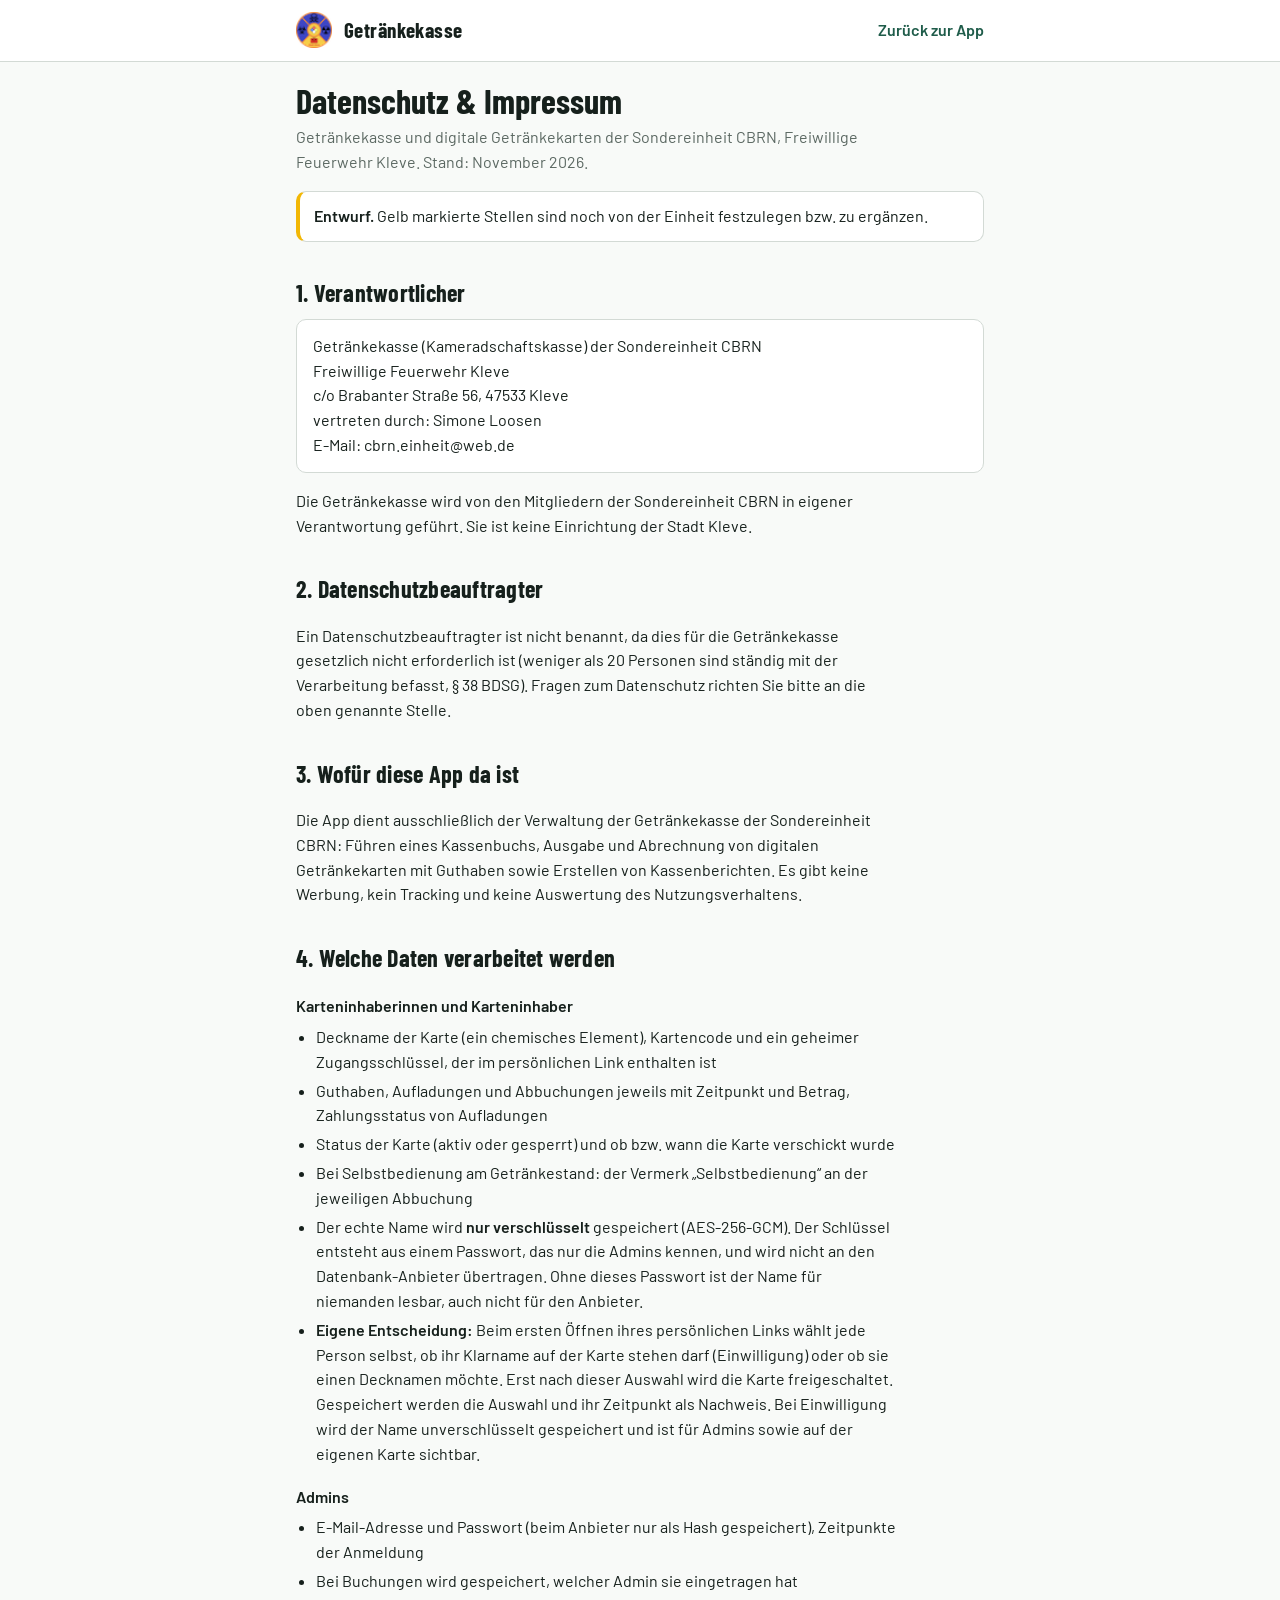
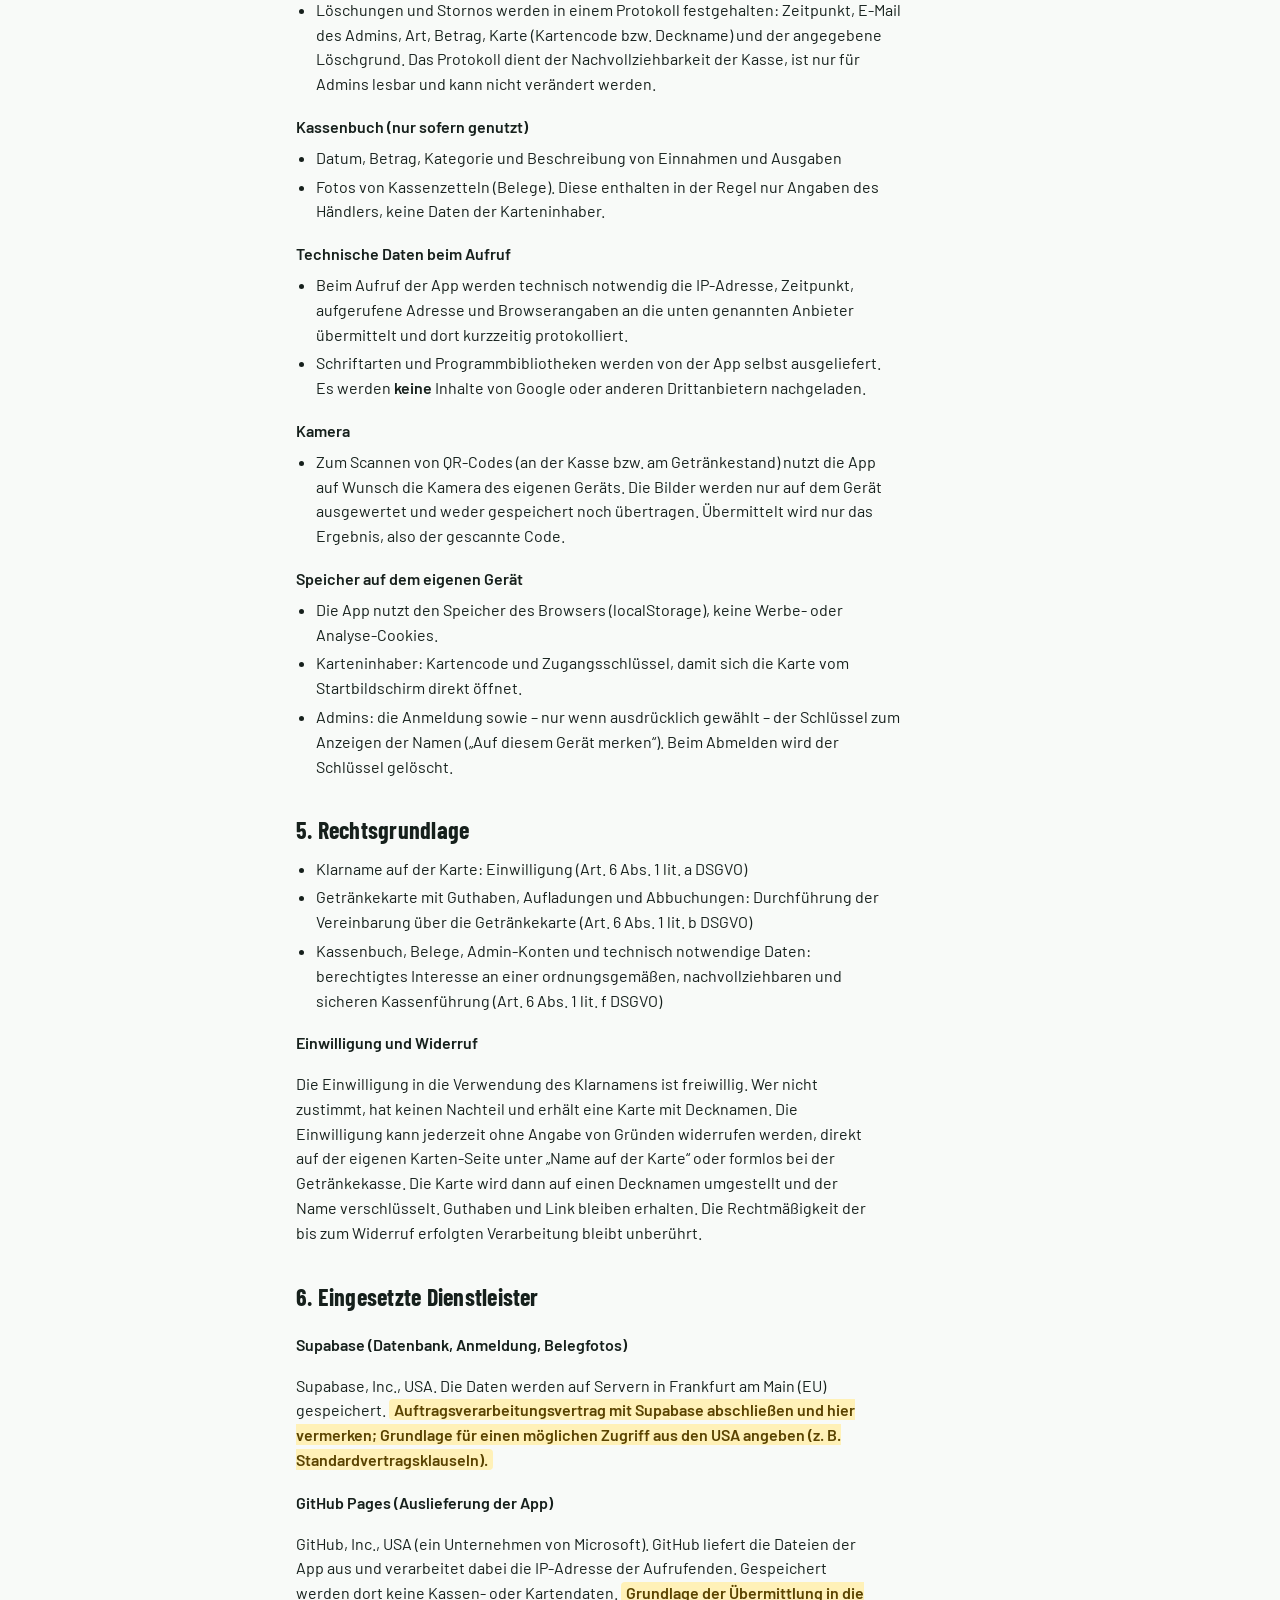
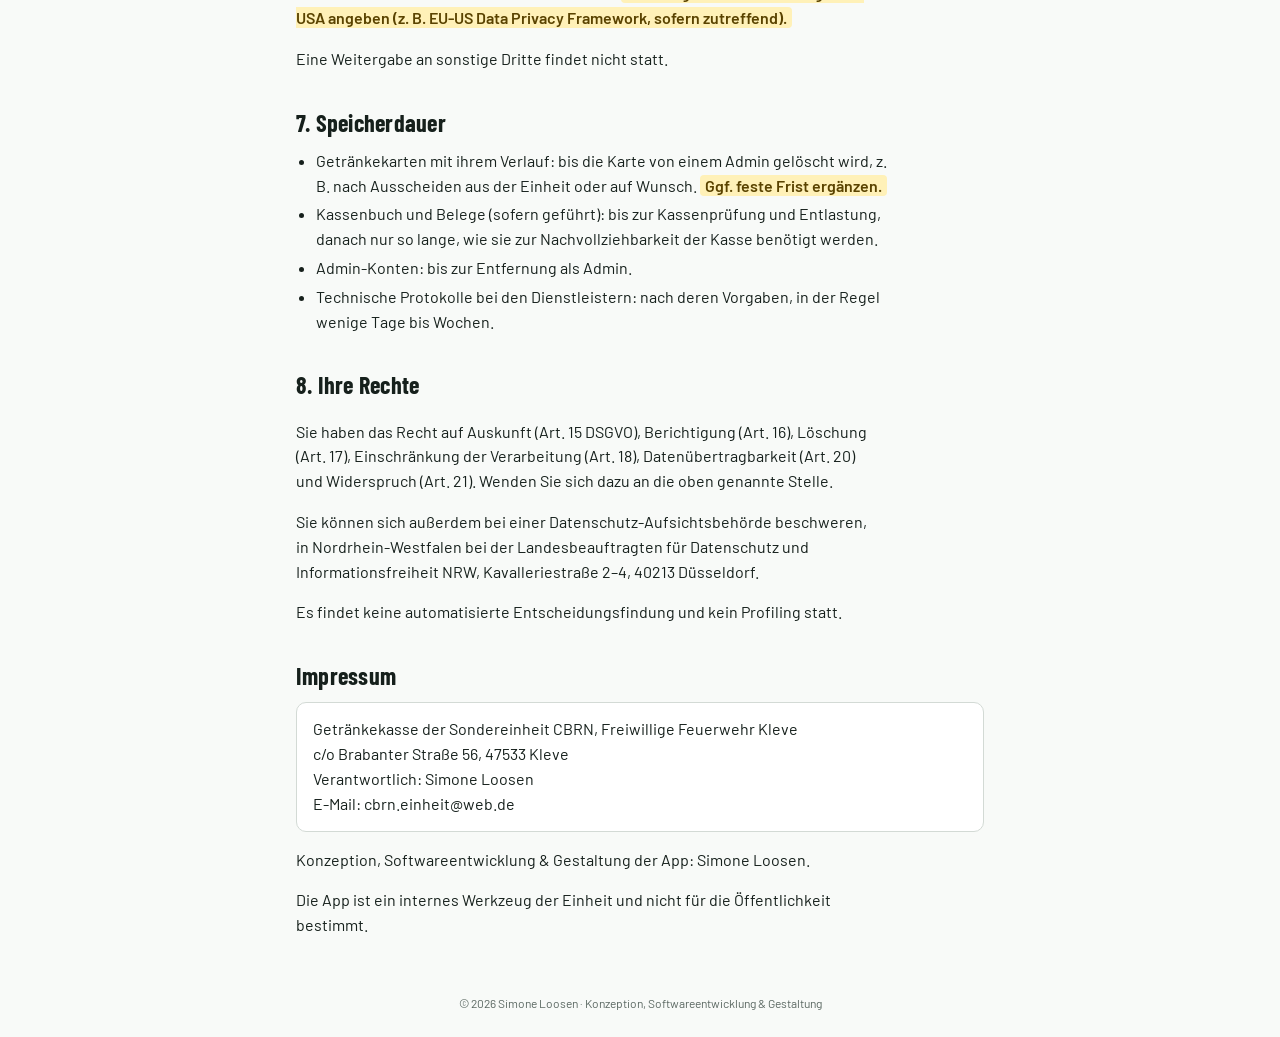
<file: datenschutz.html>
<!doctype html>
<html lang="de">
<head>
<meta charset="utf-8">
<meta name="viewport" content="width=device-width,initial-scale=1,viewport-fit=cover">
<meta name="theme-color" content="#000000">
<meta name="robots" content="noindex">
<title>Datenschutz & Impressum – CBRN Getränkekasse</title>
<link rel="icon" href="favicon.ico" sizes="any">
<link rel="icon" type="image/png" sizes="32x32" href="favicon-32.png">
<link rel="apple-touch-icon" href="apple-touch-icon.png">
<link rel="stylesheet" href="fonts/fonts.css">
<style>
:root{
  --bg:#F8FAF8; --surface:#FFFFFF; --ink:#16201C; --muted:#5B6862; --line:#D3DAD5;
  --primary:#1F5C4A; --amber:#F2B705; --ph-bg:#FFF1B8; --ph-ink:#5A4300;
  --f-display:"Barlow Condensed","Arial Narrow",system-ui,sans-serif;
  --f-body:"Barlow",system-ui,-apple-system,"Segoe UI",sans-serif;
  color-scheme:light;
}
@media (prefers-color-scheme: dark){:root{
  --bg:#212C28; --surface:#2B3833; --ink:#E6ECE8; --muted:#97A59E; --line:#3A4843;
  --primary:#5DBE98; --ph-bg:#3A3110; --ph-ink:#F5DE8A; color-scheme:dark }}
*{box-sizing:border-box}
html{padding-top:env(safe-area-inset-top,0px)}
body{margin:0;background:var(--bg);color:var(--ink);font-family:var(--f-body);font-size:16px;line-height:1.55}
.wrap{max-width:720px;margin:0 auto;padding-left:max(16px,env(safe-area-inset-left,0px));padding-right:max(16px,env(safe-area-inset-right,0px))}
header{background:#FFFFFF;border-bottom:1px solid #D3DAD5}
@media (prefers-color-scheme: dark){header{background:#172019;border-bottom-color:#2A3631}}
header .wrap{display:flex;align-items:center;gap:12px;padding-block:10px}
header img{width:36px;height:36px;flex:none}
header b{font-family:var(--f-display);font-size:21px;letter-spacing:.02em}
header a{margin-left:auto;color:var(--primary);font-weight:600;text-decoration:none;padding:8px 0}
main{padding-block:20px 32px}
h1{font-family:var(--f-display);font-size:34px;line-height:1.1;margin:0 0 6px;text-wrap:balance}
h2{font-family:var(--f-display);font-size:24px;margin:32px 0 8px;letter-spacing:.01em;text-wrap:balance}
h3{font-size:16px;margin:18px 0 4px}
p,li{max-width:65ch}
ul{padding-left:20px;margin:6px 0}
li{margin:4px 0}
a{color:var(--primary)}
.lead{color:var(--muted);margin:0}
.ph{background:var(--ph-bg);color:var(--ph-ink);padding:1px 5px;border-radius:4px;font-weight:600}
.note{background:var(--surface);border:1px solid var(--line);border-left:4px solid var(--amber);border-radius:10px;padding:12px 14px;margin:16px 0}
.box{background:var(--surface);border:1px solid var(--line);border-radius:10px;padding:14px 16px}
footer{padding-block:8px 24px;text-align:center;font-size:12px;color:var(--muted)}
:focus-visible{outline:3px solid var(--amber);outline-offset:2px}
</style>
</head>
<body>
<header><div class="wrap"><img src="favicon-32.png" alt=""><b>Getränkekasse</b><a href="./">Zurück zur App</a></div></header>
<main class="wrap">
  <h1>Datenschutz &amp; Impressum</h1>
  <p class="lead">Getränkekasse und digitale Getränkekarten der Sondereinheit CBRN, Freiwillige Feuerwehr Kleve. Stand: November 2026.</p>

  <div class="note"><b>Entwurf.</b> Gelb markierte Stellen sind noch von der Einheit festzulegen bzw. zu ergänzen.</div>

  <h2>1. Verantwortlicher</h2>
  <div class="box">
    Getränkekasse (Kameradschaftskasse) der Sondereinheit CBRN<br>
    Freiwillige Feuerwehr Kleve<br>
    c/o Brabanter Straße 56, 47533 Kleve<br>
    vertreten durch: Simone Loosen<br>
    E-Mail: cbrn.einheit@web.de
  </div>
  <p>Die Getränkekasse wird von den Mitgliedern der Sondereinheit CBRN in eigener Verantwortung geführt. Sie ist keine Einrichtung der Stadt Kleve.</p>

  <h2>2. Datenschutzbeauftragter</h2>
  <p>Ein Datenschutzbeauftragter ist nicht benannt, da dies für die Getränkekasse gesetzlich nicht erforderlich ist (weniger als 20 Personen sind ständig mit der Verarbeitung befasst, § 38 BDSG). Fragen zum Datenschutz richten Sie bitte an die oben genannte Stelle.</p>

  <h2>3. Wofür diese App da ist</h2>
  <p>Die App dient ausschließlich der Verwaltung der Getränkekasse der Sondereinheit CBRN: Führen eines Kassenbuchs, Ausgabe und Abrechnung von digitalen Getränkekarten mit Guthaben sowie Erstellen von Kassenberichten. Es gibt keine Werbung, kein Tracking und keine Auswertung des Nutzungsverhaltens.</p>

  <h2>4. Welche Daten verarbeitet werden</h2>
  <h3>Karteninhaberinnen und Karteninhaber</h3>
  <ul>
    <li>Deckname der Karte (ein chemisches Element), Kartencode und ein geheimer Zugangsschlüssel, der im persönlichen Link enthalten ist</li>
    <li>Guthaben, Aufladungen und Abbuchungen jeweils mit Zeitpunkt und Betrag, Zahlungsstatus von Aufladungen</li>
    <li>Status der Karte (aktiv oder gesperrt) und ob bzw. wann die Karte verschickt wurde</li>
    <li>Bei Selbstbedienung am Getränkestand: der Vermerk „Selbstbedienung“ an der jeweiligen Abbuchung</li>
    <li>Der echte Name wird <b>nur verschlüsselt</b> gespeichert (AES-256-GCM). Der Schlüssel entsteht aus einem Passwort, das nur die Admins kennen, und wird nicht an den Datenbank-Anbieter übertragen. Ohne dieses Passwort ist der Name für niemanden lesbar, auch nicht für den Anbieter.</li>
    <li><b>Eigene Entscheidung:</b> Beim ersten Öffnen ihres persönlichen Links wählt jede Person selbst, ob ihr Klarname auf der Karte stehen darf (Einwilligung) oder ob sie einen Decknamen möchte. Erst nach dieser Auswahl wird die Karte freigeschaltet. Gespeichert werden die Auswahl und ihr Zeitpunkt als Nachweis. Bei Einwilligung wird der Name unverschlüsselt gespeichert und ist für Admins sowie auf der eigenen Karte sichtbar.</li>
  </ul>
  <h3>Admins</h3>
  <ul>
    <li>E-Mail-Adresse und Passwort (beim Anbieter nur als Hash gespeichert), Zeitpunkte der Anmeldung</li>
    <li>Bei Buchungen wird gespeichert, welcher Admin sie eingetragen hat</li>
    <li>Löschungen und Stornos werden in einem Protokoll festgehalten: Zeitpunkt, E-Mail des Admins, Art, Betrag, Karte (Kartencode bzw. Deckname) und der angegebene Löschgrund. Das Protokoll dient der Nachvollziehbarkeit der Kasse, ist nur für Admins lesbar und kann nicht verändert werden.</li>
  </ul>
  <h3>Kassenbuch (nur sofern genutzt)</h3>
  <ul>
    <li>Datum, Betrag, Kategorie und Beschreibung von Einnahmen und Ausgaben</li>
    <li>Fotos von Kassenzetteln (Belege). Diese enthalten in der Regel nur Angaben des Händlers, keine Daten der Karteninhaber.</li>
  </ul>
  <h3>Technische Daten beim Aufruf</h3>
  <ul>
    <li>Beim Aufruf der App werden technisch notwendig die IP-Adresse, Zeitpunkt, aufgerufene Adresse und Browserangaben an die unten genannten Anbieter übermittelt und dort kurzzeitig protokolliert.</li>
    <li>Schriftarten und Programmbibliotheken werden von der App selbst ausgeliefert. Es werden <b>keine</b> Inhalte von Google oder anderen Drittanbietern nachgeladen.</li>
  </ul>
  <h3>Kamera</h3>
  <ul>
    <li>Zum Scannen von QR-Codes (an der Kasse bzw. am Getränkestand) nutzt die App auf Wunsch die Kamera des eigenen Geräts. Die Bilder werden nur auf dem Gerät ausgewertet und weder gespeichert noch übertragen. Übermittelt wird nur das Ergebnis, also der gescannte Code.</li>
  </ul>
  <h3>Speicher auf dem eigenen Gerät</h3>
  <ul>
    <li>Die App nutzt den Speicher des Browsers (localStorage), keine Werbe- oder Analyse-Cookies.</li>
    <li>Karteninhaber: Kartencode und Zugangsschlüssel, damit sich die Karte vom Startbildschirm direkt öffnet.</li>
    <li>Admins: die Anmeldung sowie – nur wenn ausdrücklich gewählt – der Schlüssel zum Anzeigen der Namen („Auf diesem Gerät merken“). Beim Abmelden wird der Schlüssel gelöscht.</li>
  </ul>

  <h2>5. Rechtsgrundlage</h2>
  <ul>
    <li>Klarname auf der Karte: Einwilligung (Art. 6 Abs. 1 lit. a DSGVO)</li>
    <li>Getränkekarte mit Guthaben, Aufladungen und Abbuchungen: Durchführung der Vereinbarung über die Getränkekarte (Art. 6 Abs. 1 lit. b DSGVO)</li>
    <li>Kassenbuch, Belege, Admin-Konten und technisch notwendige Daten: berechtigtes Interesse an einer ordnungsgemäßen, nachvollziehbaren und sicheren Kassenführung (Art. 6 Abs. 1 lit. f DSGVO)</li>
  </ul>

  <h3>Einwilligung und Widerruf</h3>
  <p>Die Einwilligung in die Verwendung des Klarnamens ist freiwillig. Wer nicht zustimmt, hat keinen Nachteil und erhält eine Karte mit Decknamen. Die Einwilligung kann jederzeit ohne Angabe von Gründen widerrufen werden, direkt auf der eigenen Karten-Seite unter „Name auf der Karte“ oder formlos bei der Getränkekasse. Die Karte wird dann auf einen Decknamen umgestellt und der Name verschlüsselt. Guthaben und Link bleiben erhalten. Die Rechtmäßigkeit der bis zum Widerruf erfolgten Verarbeitung bleibt unberührt.</p>

  <h2>6. Eingesetzte Dienstleister</h2>
  <h3>Supabase (Datenbank, Anmeldung, Belegfotos)</h3>
  <p>Supabase, Inc., USA. Die Daten werden auf Servern in Frankfurt am Main (EU) gespeichert. <span class="ph">Auftragsverarbeitungsvertrag mit Supabase abschließen und hier vermerken; Grundlage für einen möglichen Zugriff aus den USA angeben (z. B. Standardvertragsklauseln).</span></p>
  <h3>GitHub Pages (Auslieferung der App)</h3>
  <p>GitHub, Inc., USA (ein Unternehmen von Microsoft). GitHub liefert die Dateien der App aus und verarbeitet dabei die IP-Adresse der Aufrufenden. Gespeichert werden dort keine Kassen- oder Kartendaten. <span class="ph">Grundlage der Übermittlung in die USA angeben (z. B. EU-US Data Privacy Framework, sofern zutreffend).</span></p>
  <p>Eine Weitergabe an sonstige Dritte findet nicht statt.</p>

  <h2>7. Speicherdauer</h2>
  <ul>
    <li>Getränkekarten mit ihrem Verlauf: bis die Karte von einem Admin gelöscht wird, z. B. nach Ausscheiden aus der Einheit oder auf Wunsch. <span class="ph">Ggf. feste Frist ergänzen.</span></li>
    <li>Kassenbuch und Belege (sofern geführt): bis zur Kassenprüfung und Entlastung, danach nur so lange, wie sie zur Nachvollziehbarkeit der Kasse benötigt werden.</li>
    <li>Admin-Konten: bis zur Entfernung als Admin.</li>
    <li>Technische Protokolle bei den Dienstleistern: nach deren Vorgaben, in der Regel wenige Tage bis Wochen.</li>
  </ul>

  <h2>8. Ihre Rechte</h2>
  <p>Sie haben das Recht auf Auskunft (Art. 15 DSGVO), Berichtigung (Art. 16), Löschung (Art. 17), Einschränkung der Verarbeitung (Art. 18), Datenübertragbarkeit (Art. 20) und Widerspruch (Art. 21). Wenden Sie sich dazu an die oben genannte Stelle.</p>
  <p>Sie können sich außerdem bei einer Datenschutz-Aufsichtsbehörde beschweren, in Nordrhein-Westfalen bei der Landesbeauftragten für Datenschutz und Informationsfreiheit NRW, Kavalleriestraße 2–4, 40213 Düsseldorf.</p>
  <p>Es findet keine automatisierte Entscheidungsfindung und kein Profiling statt.</p>

  <h2 id="impressum">Impressum</h2>
  <div class="box">
    Getränkekasse der Sondereinheit CBRN, Freiwillige Feuerwehr Kleve<br>
    c/o Brabanter Straße 56, 47533 Kleve<br>
    Verantwortlich: Simone Loosen<br>
    E-Mail: cbrn.einheit@web.de
  </div>
  <p>Konzeption, Softwareentwicklung &amp; Gestaltung der App: Simone Loosen.</p>
  <p>Die App ist ein internes Werkzeug der Einheit und nicht für die Öffentlichkeit bestimmt.</p>
</main>
<footer><div class="wrap">© 2026 Simone Loosen · Konzeption, Softwareentwicklung &amp; Gestaltung</div></footer>
</body>
</html>
</file>
<file: fonts/fonts.css>
/* Schriften lokal ausgeliefert (SIL Open Font License), keine Verbindung zu Google */
@font-face{font-family:'Barlow Condensed';font-style:normal;font-display:swap;font-weight:600;src:url(barlow-condensed-latin-ext-600-normal.woff2) format('woff2');unicode-range:U+0100-02BA, U+02BD-02C5, U+02C7-02CC, U+02CE-02D7, U+02DD-02FF, U+0304, U+0308, U+0329, U+1D00-1DBF, U+1E00-1E9F, U+1EF2-1EFF, U+2020, U+20A0-20AB, U+20AD-20C0, U+2113, U+2C60-2C7F, U+A720-A7FF;}
@font-face{font-family:'Barlow Condensed';font-style:normal;font-display:swap;font-weight:600;src:url(barlow-condensed-latin-600-normal.woff2) format('woff2');unicode-range:U+0000-00FF, U+0131, U+0152-0153, U+02BB-02BC, U+02C6, U+02DA, U+02DC, U+0304, U+0308, U+0329, U+2000-206F, U+20AC, U+2122, U+2191, U+2193, U+2212, U+2215, U+FEFF, U+FFFD;}
@font-face{font-family:'Barlow Condensed';font-style:normal;font-display:swap;font-weight:700;src:url(barlow-condensed-latin-ext-700-normal.woff2) format('woff2');unicode-range:U+0100-02BA, U+02BD-02C5, U+02C7-02CC, U+02CE-02D7, U+02DD-02FF, U+0304, U+0308, U+0329, U+1D00-1DBF, U+1E00-1E9F, U+1EF2-1EFF, U+2020, U+20A0-20AB, U+20AD-20C0, U+2113, U+2C60-2C7F, U+A720-A7FF;}
@font-face{font-family:'Barlow Condensed';font-style:normal;font-display:swap;font-weight:700;src:url(barlow-condensed-latin-700-normal.woff2) format('woff2');unicode-range:U+0000-00FF, U+0131, U+0152-0153, U+02BB-02BC, U+02C6, U+02DA, U+02DC, U+0304, U+0308, U+0329, U+2000-206F, U+20AC, U+2122, U+2191, U+2193, U+2212, U+2215, U+FEFF, U+FFFD;}
@font-face{font-family:'Barlow';font-style:normal;font-display:swap;font-weight:400;src:url(barlow-latin-ext-400-normal.woff2) format('woff2');unicode-range:U+0100-02BA, U+02BD-02C5, U+02C7-02CC, U+02CE-02D7, U+02DD-02FF, U+0304, U+0308, U+0329, U+1D00-1DBF, U+1E00-1E9F, U+1EF2-1EFF, U+2020, U+20A0-20AB, U+20AD-20C0, U+2113, U+2C60-2C7F, U+A720-A7FF;}
@font-face{font-family:'Barlow';font-style:normal;font-display:swap;font-weight:400;src:url(barlow-latin-400-normal.woff2) format('woff2');unicode-range:U+0000-00FF, U+0131, U+0152-0153, U+02BB-02BC, U+02C6, U+02DA, U+02DC, U+0304, U+0308, U+0329, U+2000-206F, U+20AC, U+2122, U+2191, U+2193, U+2212, U+2215, U+FEFF, U+FFFD;}
@font-face{font-family:'Barlow';font-style:normal;font-display:swap;font-weight:500;src:url(barlow-latin-ext-500-normal.woff2) format('woff2');unicode-range:U+0100-02BA, U+02BD-02C5, U+02C7-02CC, U+02CE-02D7, U+02DD-02FF, U+0304, U+0308, U+0329, U+1D00-1DBF, U+1E00-1E9F, U+1EF2-1EFF, U+2020, U+20A0-20AB, U+20AD-20C0, U+2113, U+2C60-2C7F, U+A720-A7FF;}
@font-face{font-family:'Barlow';font-style:normal;font-display:swap;font-weight:500;src:url(barlow-latin-500-normal.woff2) format('woff2');unicode-range:U+0000-00FF, U+0131, U+0152-0153, U+02BB-02BC, U+02C6, U+02DA, U+02DC, U+0304, U+0308, U+0329, U+2000-206F, U+20AC, U+2122, U+2191, U+2193, U+2212, U+2215, U+FEFF, U+FFFD;}
@font-face{font-family:'Barlow';font-style:normal;font-display:swap;font-weight:600;src:url(barlow-latin-ext-600-normal.woff2) format('woff2');unicode-range:U+0100-02BA, U+02BD-02C5, U+02C7-02CC, U+02CE-02D7, U+02DD-02FF, U+0304, U+0308, U+0329, U+1D00-1DBF, U+1E00-1E9F, U+1EF2-1EFF, U+2020, U+20A0-20AB, U+20AD-20C0, U+2113, U+2C60-2C7F, U+A720-A7FF;}
@font-face{font-family:'Barlow';font-style:normal;font-display:swap;font-weight:600;src:url(barlow-latin-600-normal.woff2) format('woff2');unicode-range:U+0000-00FF, U+0131, U+0152-0153, U+02BB-02BC, U+02C6, U+02DA, U+02DC, U+0304, U+0308, U+0329, U+2000-206F, U+20AC, U+2122, U+2191, U+2193, U+2212, U+2215, U+FEFF, U+FFFD;}
@font-face{font-family:'IBM Plex Mono';font-style:normal;font-display:swap;font-weight:500;src:url(ibm-plex-mono-latin-ext-500-normal.woff2) format('woff2');unicode-range:U+0100-02BA, U+02BD-02C5, U+02C7-02CC, U+02CE-02D7, U+02DD-02FF, U+0304, U+0308, U+0329, U+1D00-1DBF, U+1E00-1E9F, U+1EF2-1EFF, U+2020, U+20A0-20AB, U+20AD-20C0, U+2113, U+2C60-2C7F, U+A720-A7FF;}
@font-face{font-family:'IBM Plex Mono';font-style:normal;font-display:swap;font-weight:500;src:url(ibm-plex-mono-latin-500-normal.woff2) format('woff2');unicode-range:U+0000-00FF, U+0131, U+0152-0153, U+02BB-02BC, U+02C6, U+02DA, U+02DC, U+0304, U+0308, U+0329, U+2000-206F, U+20AC, U+2122, U+2191, U+2193, U+2212, U+2215, U+FEFF, U+FFFD;}
@font-face{font-family:'IBM Plex Mono';font-style:normal;font-display:swap;font-weight:600;src:url(ibm-plex-mono-latin-ext-600-normal.woff2) format('woff2');unicode-range:U+0100-02BA, U+02BD-02C5, U+02C7-02CC, U+02CE-02D7, U+02DD-02FF, U+0304, U+0308, U+0329, U+1D00-1DBF, U+1E00-1E9F, U+1EF2-1EFF, U+2020, U+20A0-20AB, U+20AD-20C0, U+2113, U+2C60-2C7F, U+A720-A7FF;}
@font-face{font-family:'IBM Plex Mono';font-style:normal;font-display:swap;font-weight:600;src:url(ibm-plex-mono-latin-600-normal.woff2) format('woff2');unicode-range:U+0000-00FF, U+0131, U+0152-0153, U+02BB-02BC, U+02C6, U+02DA, U+02DC, U+0304, U+0308, U+0329, U+2000-206F, U+20AC, U+2122, U+2191, U+2193, U+2212, U+2215, U+FEFF, U+FFFD;}
</file>
